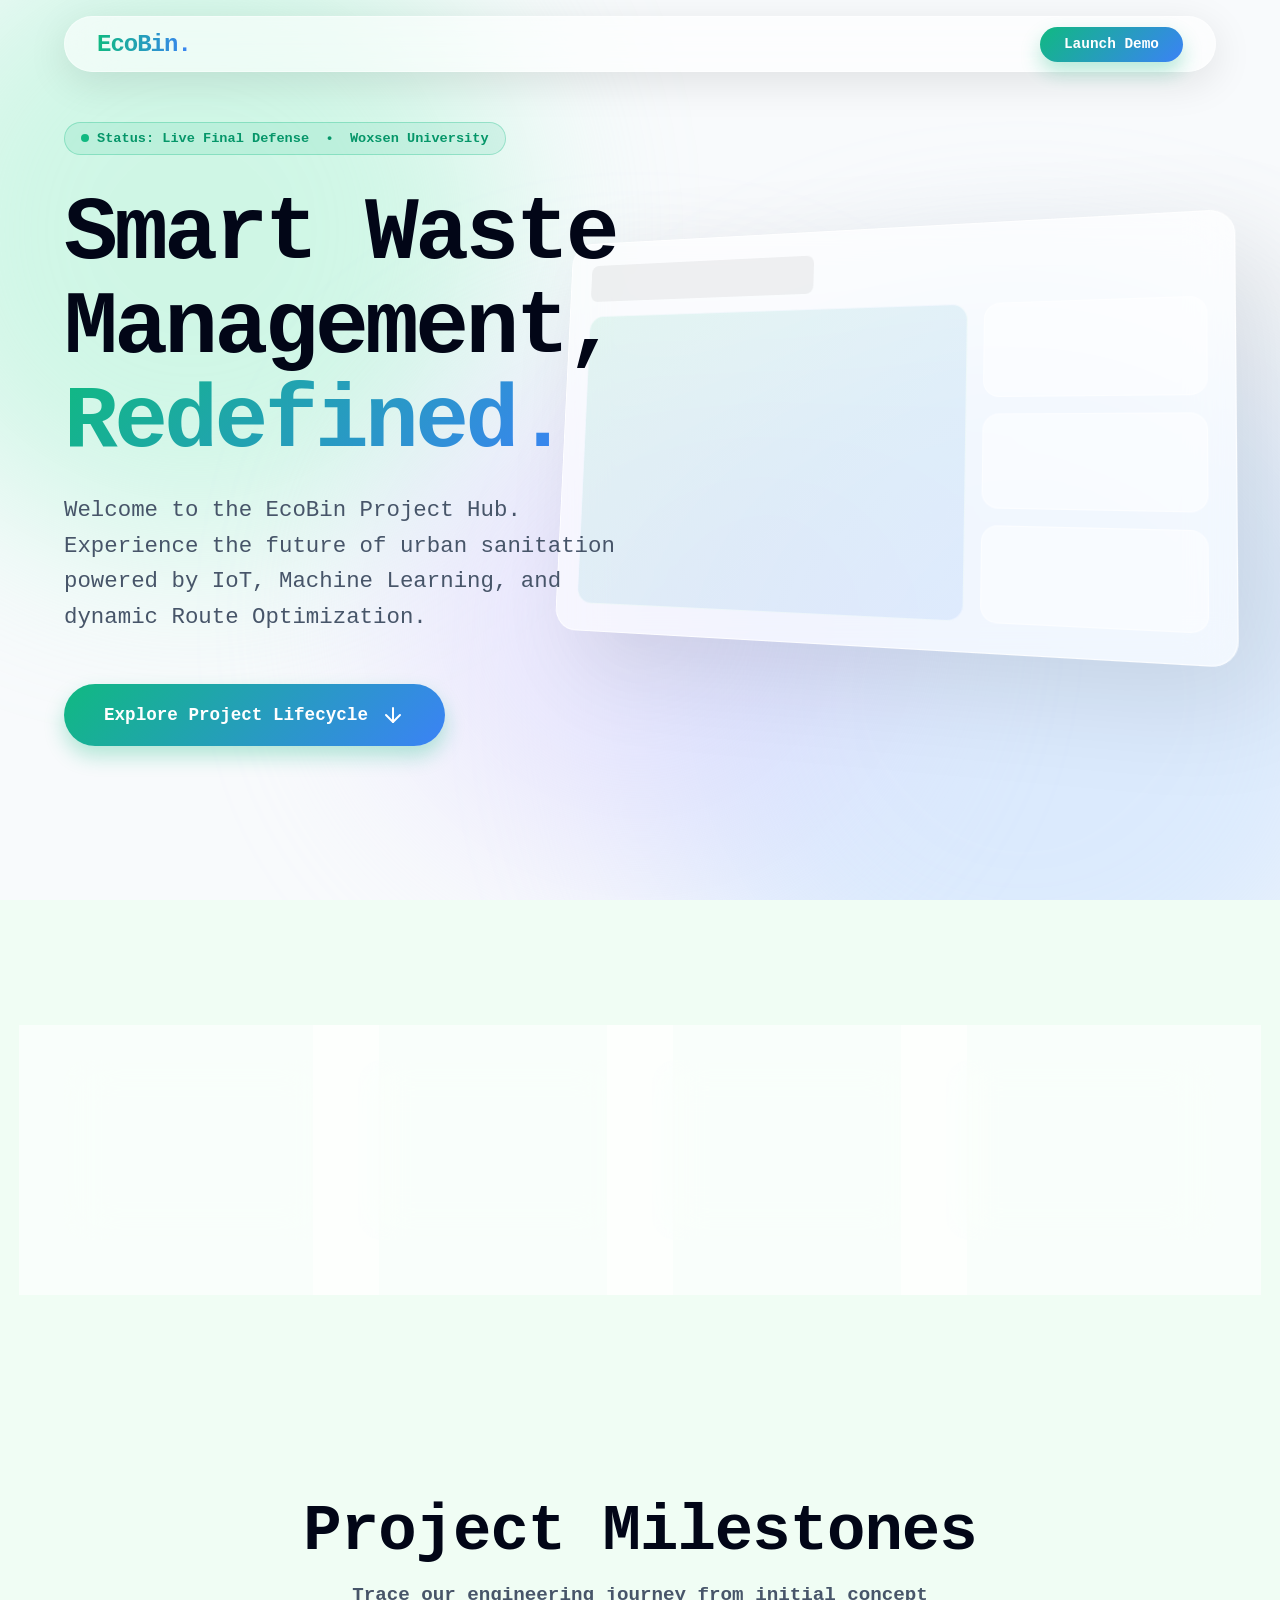
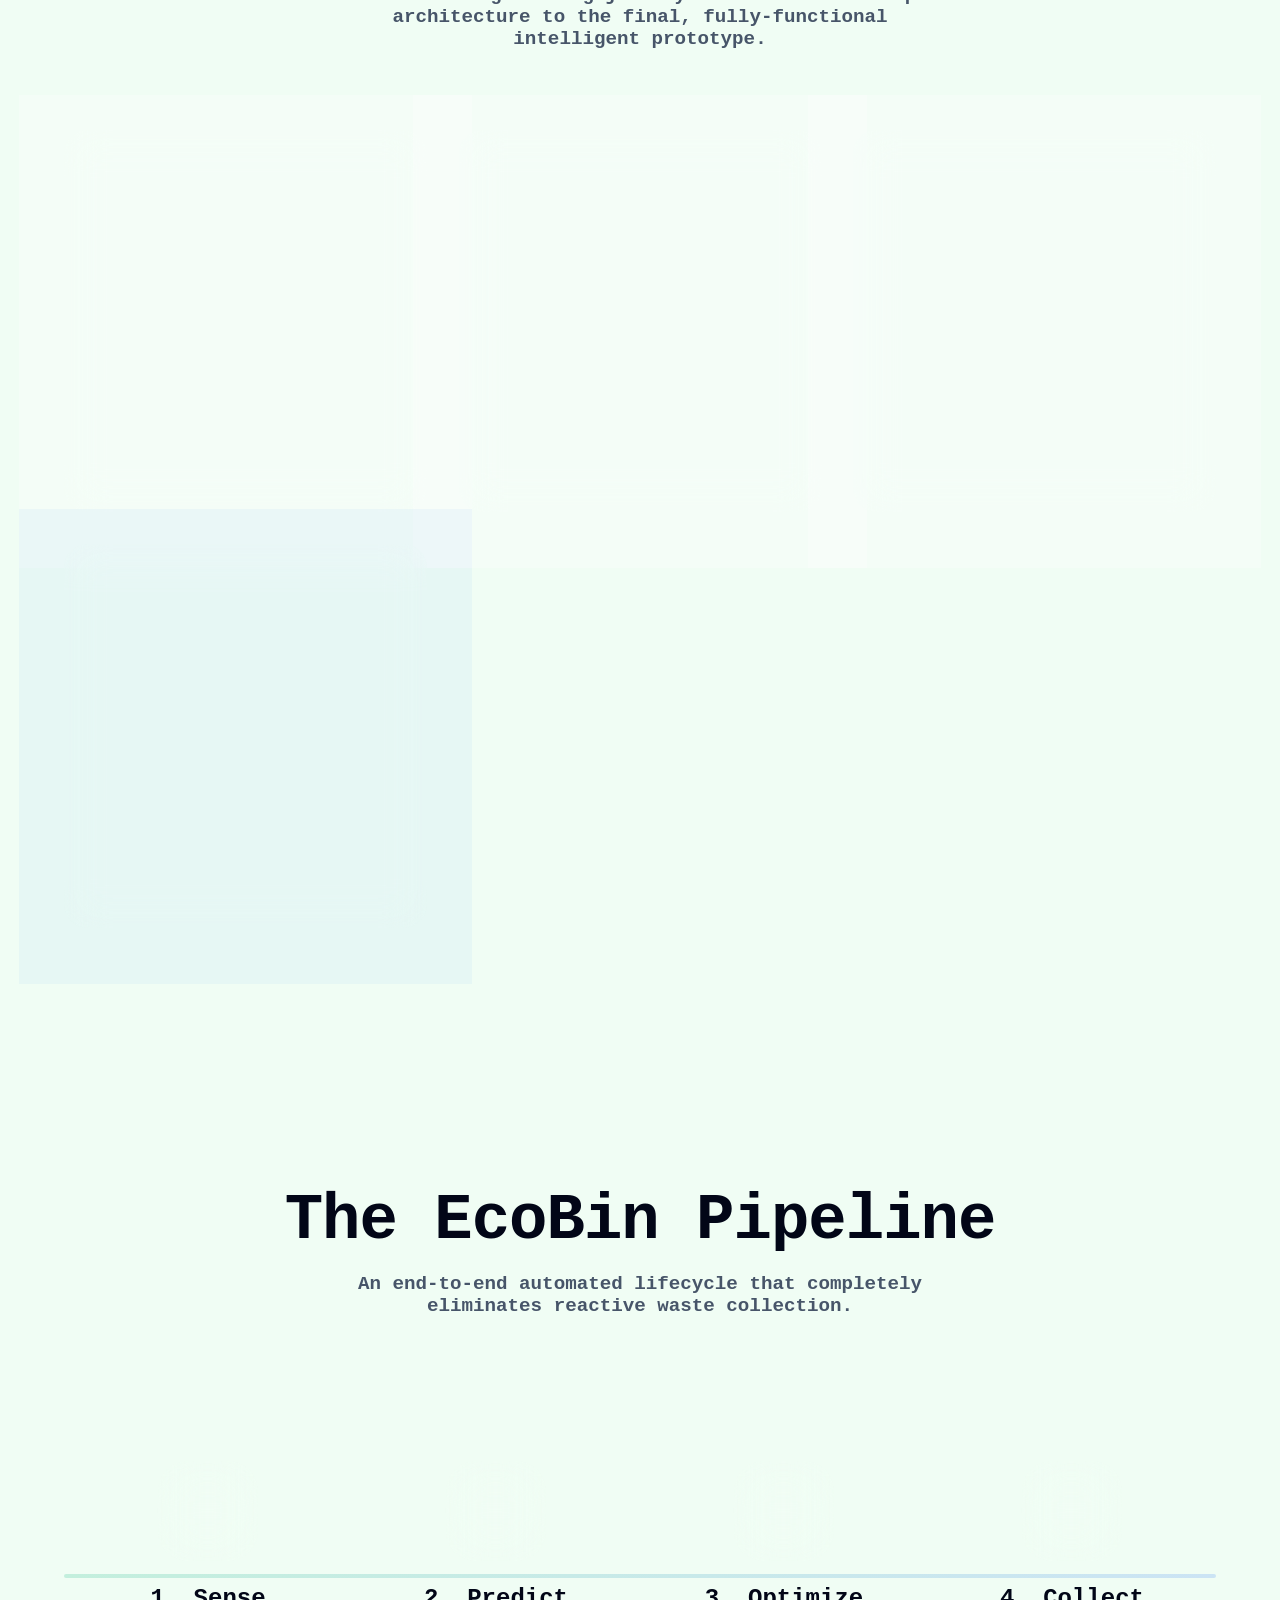
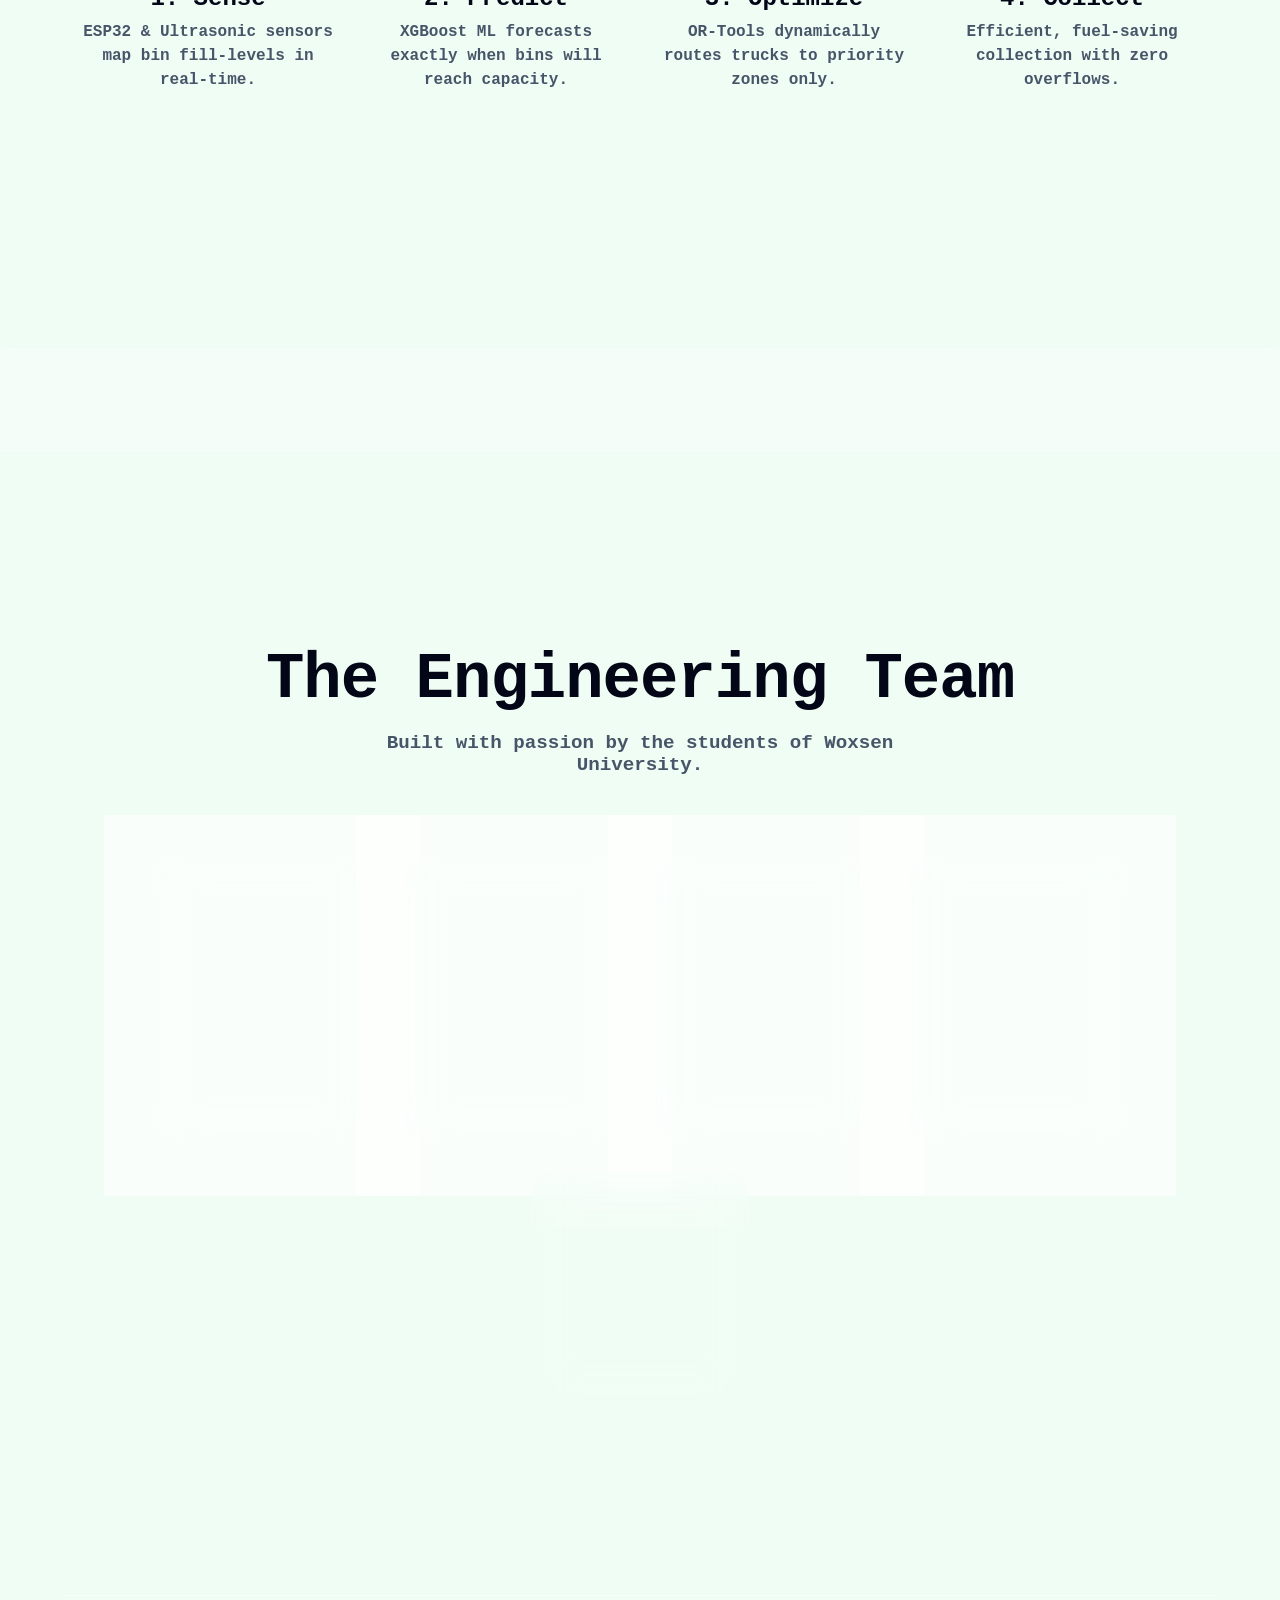
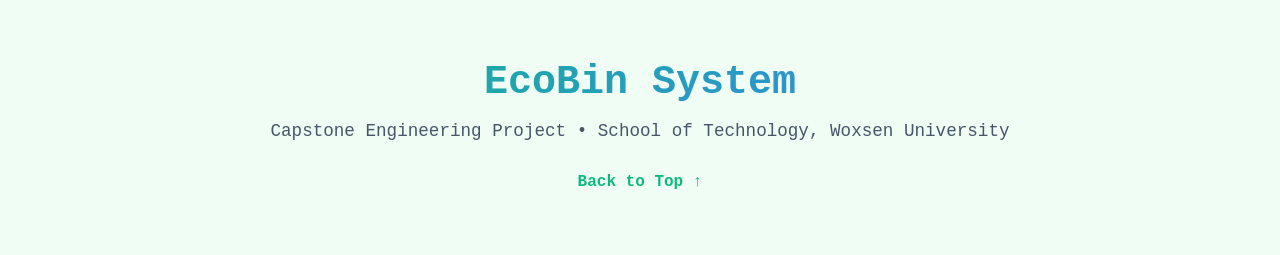
<file: index.html>
<!DOCTYPE html>
<html lang="en">

<head>
    <meta charset="UTF-8">
    <meta name="viewport" content="width=device-width, initial-scale=1.0, maximum-scale=1.0, user-scalable=no">
    <title>EcoBin - Next-Gen Smart Waste Management</title>
    <!-- Using Courier Bold as requested -->
    <style>
        :root {
            --bg-color: #f0fdf4;
            /* Very light green tint */
            --glass-bg: rgba(255, 255, 255, 0.6);
            --glass-border: rgba(255, 255, 255, 0.4);
            --text-main: #020617;
            --text-muted: #475569;
            --primary: #10b981;
            --primary-dark: #059669;
            --secondary: #3b82f6;
            --accent: #8b5cf6;
        }

        * {
            margin: 0;
            padding: 0;
            box-sizing: border-box;
            font-family: Georgia, 'Courier New', Courier, 'Times New Roman', Times, serif;
            font-weight: bold;
        }

        body {
            background-color: var(--bg-color);
            color: var(--text-main);
            overflow-x: hidden;
            -webkit-font-smoothing: antialiased;
        }

        /* Animated Mesh Background */
        .mesh-bg {
            position: fixed;
            top: 0;
            left: 0;
            width: 100vw;
            height: 100vh;
            z-index: -1;
            overflow: hidden;
            background: #f8fafc;
        }

        .mesh-blob {
            position: absolute;
            filter: blur(90px);
            border-radius: 50%;
            opacity: 0.5;
            animation: mesh-move 20s infinite alternate cubic-bezier(0.4, 0, 0.2, 1);
        }

        .mesh-1 {
            top: -10%;
            left: -10%;
            width: 50vw;
            height: 50vw;
            background: #a7f3d0;
        }

        .mesh-2 {
            bottom: -20%;
            right: -10%;
            width: 60vw;
            height: 60vw;
            background: #bfdbfe;
            animation-delay: -5s;
        }

        .mesh-3 {
            top: 40%;
            left: 30%;
            width: 40vw;
            height: 40vw;
            background: #ddd6fe;
            animation-delay: -10s;
        }

        @keyframes mesh-move {
            0% {
                transform: translate(0, 0) scale(1);
            }

            50% {
                transform: translate(10%, 20%) scale(1.2);
            }

            100% {
                transform: translate(-10%, -10%) scale(0.9);
            }
        }

        /* Glassmorphism Utilities */
        .glass {
            background: var(--glass-bg);
            backdrop-filter: blur(24px);
            -webkit-backdrop-filter: blur(24px);
            border: 1px solid var(--glass-border);
            box-shadow: 0 8px 32px rgba(0, 0, 0, 0.05);
        }

        .container {
            max-width: 1400px;
            margin: 0 auto;
            padding: 0 5%;
        }

        /* Floating Nav */
        nav {
            position: fixed;
            top: 2rem;
            left: 50%;
            transform: translateX(-50%);
            z-index: 100;
            border-radius: 100px;
            padding: 0.8rem 2rem;
            display: flex;
            gap: 2rem;
            align-items: center;
            justify-content: space-between;
            width: 90%;
            max-width: 1200px;
            transition: all 0.4s;
        }

        nav.scrolled {
            top: 1rem;
            padding: 0.6rem 2rem;
            box-shadow: 0 10px 40px rgba(0, 0, 0, 0.1);
        }

        .nav-logo {
            font-weight: 900;
            font-size: 1.5rem;
            letter-spacing: -1px;
            background: linear-gradient(90deg, var(--primary), var(--secondary));
            -webkit-background-clip: text;
            -webkit-text-fill-color: transparent;
        }

        .nav-links {
            display: flex;
            gap: 2rem;
            font-weight: 600;
            font-size: 0.95rem;
        }

        .nav-links a {
            color: var(--text-main);
            text-decoration: none;
            transition: color 0.3s;
        }

        .nav-links a:hover {
            color: var(--primary);
        }

        /* Hero Section */
        .hero {
            min-height: 100vh;
            display: flex;
            align-items: center;
            padding-top: 6rem;
            position: relative;
        }

        .hero-content {
            flex: 1;
            max-width: 700px;
            z-index: 2;
        }

        .hero-badge {
            display: inline-flex;
            align-items: center;
            gap: 0.5rem;
            padding: 0.5rem 1rem;
            border-radius: 100px;
            font-weight: 700;
            font-size: 0.85rem;
            color: var(--primary-dark);
            margin-bottom: 2rem;
            border: 1px solid rgba(16, 185, 129, 0.3);
            background: rgba(16, 185, 129, 0.1);
        }

        .hero-badge span {
            background: var(--primary);
            width: 8px;
            height: 8px;
            border-radius: 50%;
            animation: pulse 2s infinite;
        }

        @keyframes pulse {
            0% {
                box-shadow: 0 0 0 0 rgba(16, 185, 129, 0.7);
            }

            70% {
                box-shadow: 0 0 0 10px rgba(16, 185, 129, 0);
            }

            100% {
                box-shadow: 0 0 0 0 rgba(16, 185, 129, 0);
            }
        }

        .hero h1 {
            font-size: clamp(3.5rem, 7vw, 6.5rem);
            font-weight: 900;
            line-height: 1.05;
            letter-spacing: -0.04em;
            margin-bottom: 1.5rem;
        }

        .text-gradient {
            background: linear-gradient(135deg, var(--primary), var(--secondary));
            -webkit-background-clip: text;
            -webkit-text-fill-color: transparent;
        }

        .hero p {
            font-size: clamp(1.1rem, 2vw, 1.4rem);
            color: var(--text-muted);
            margin-bottom: 3rem;
            line-height: 1.6;
            font-weight: 400;
            max-width: 600px;
        }

        .btn-primary {
            background: linear-gradient(135deg, var(--primary), var(--secondary));
            color: white;
            border: none;
            padding: 1.2rem 2.5rem;
            border-radius: 100px;
            font-size: 1.1rem;
            font-weight: 700;
            cursor: pointer;
            box-shadow: 0 10px 20px rgba(16, 185, 129, 0.3);
            transition: all 0.3s;
            display: inline-flex;
            align-items: center;
            gap: 0.8rem;
            text-decoration: none;
        }

        .btn-primary:hover {
            transform: translateY(-3px);
            box-shadow: 0 15px 30px rgba(16, 185, 129, 0.4);
        }

        /* Floating Graphic */
        .hero-graphic {
            flex: 1;
            position: relative;
            height: 600px;
            display: none;
            z-index: 1;
        }

        @media(min-width: 900px) {
            .hero-graphic {
                display: block;
            }
        }

        .mock-dashboard {
            position: absolute;
            top: 50%;
            right: 0;
            transform: translateY(-50%) perspective(1000px) rotateY(-15deg) rotateX(5deg);
            width: 120%;
            height: 70%;
            border-radius: 24px;
            padding: 1.5rem;
            box-shadow: 30px 30px 100px rgba(0, 0, 0, 0.1);
            border: 1px solid rgba(255, 255, 255, 0.8);
            transform-style: preserve-3d;
            animation: float-mock 6s ease-in-out infinite alternate;
        }

        @keyframes float-mock {
            to {
                transform: translateY(-50%) perspective(1000px) rotateY(-10deg) rotateX(10deg) translateY(-20px);
            }
        }

        .mock-header {
            height: 40px;
            border-radius: 8px;
            background: rgba(0, 0, 0, 0.05);
            margin-bottom: 1rem;
            width: 40%;
        }

        .mock-grid {
            display: grid;
            grid-template-columns: 2fr 1fr;
            gap: 1rem;
            height: calc(100% - 60px);
        }

        .mock-chart {
            background: linear-gradient(135deg, rgba(16, 185, 129, 0.1), rgba(59, 130, 246, 0.1));
            border-radius: 16px;
            border: 1px solid rgba(255, 255, 255, 0.5);
        }

        .mock-side {
            display: flex;
            flex-direction: column;
            gap: 1rem;
        }

        .mock-box {
            flex: 1;
            background: rgba(255, 255, 255, 0.5);
            border-radius: 16px;
            border: 1px solid rgba(255, 255, 255, 0.5);
        }

        /* Reveal Animation Classes */
        .reveal {
            opacity: 0;
            transform: translateY(40px);
            transition: all 1s cubic-bezier(0.5, 0, 0, 1);
        }

        .reveal.active {
            opacity: 1;
            transform: translateY(0);
        }

        /* Sections General */
        section {
            padding: 8rem 0;
            position: relative;
        }

        .section-title {
            text-align: center;
            margin-bottom: 5rem;
        }

        .section-title h2 {
            font-size: clamp(2.5rem, 5vw, 4rem);
            font-weight: 800;
            letter-spacing: -1px;
            margin-bottom: 1rem;
        }

        .section-title p {
            font-size: 1.2rem;
            color: var(--text-muted);
            max-width: 600px;
            margin: 0 auto;
        }

        /* Grid Hover Glow Cards */
        .cards-grid {
            display: grid;
            grid-template-columns: repeat(auto-fit, minmax(320px, 1fr));
            gap: 2rem;
        }

        .glow-card {
            border-radius: 24px;
            padding: 3rem 2.5rem;
            position: relative;
            text-decoration: none;
            overflow: hidden;
            display: flex;
            flex-direction: column;
            z-index: 1;
            background: rgba(255, 255, 255, 0.3);
            backdrop-filter: blur(20px);
            border: 1px solid rgba(255, 255, 255, 0.6);
            box-shadow: 0 10px 30px rgba(0, 0, 0, 0.03);
            transition: transform 0.3s;
        }

        /* The glow effect via JS */
        .glow-card::before {
            content: "";
            position: absolute;
            top: var(--y, 0);
            left: var(--x, 0);
            width: 400px;
            height: 400px;
            background: radial-gradient(circle, rgba(16, 185, 129, 0.15) 0%, transparent 70%);
            transform: translate(-50%, -50%);
            opacity: 0;
            transition: opacity 0.3s;
            z-index: -1;
            pointer-events: none;
        }

        .glow-card:hover::before {
            opacity: 1;
        }

        .glow-card:hover {
            transform: translateY(-5px);
            border-color: rgba(255, 255, 255, 0.9);
        }

        .glow-card .card-badge {
            align-self: flex-start;
            background: var(--text-main);
            color: white;
            padding: 0.4rem 1rem;
            border-radius: 100px;
            font-weight: 700;
            font-size: 0.8rem;
            margin-bottom: 2rem;
        }

        .glow-card h3 {
            font-size: 2.2rem;
            font-weight: 800;
            color: var(--text-main);
            margin-bottom: 1rem;
            line-height: 1.1;
        }

        .glow-card .card-arrow {
            margin-top: auto;
            display: inline-flex;
            align-items: center;
            gap: 0.5rem;
            font-weight: 700;
            color: var(--primary);
            font-size: 1.1rem;
            padding-top: 2rem;
        }

        .glow-card:hover .card-arrow {
            gap: 1rem;
        }

        /* Metrics */
        .metrics-grid {
            display: grid;
            grid-template-columns: repeat(auto-fit, minmax(200px, 1fr));
            gap: 1.5rem;
            margin-top: 2rem;
        }

        .metric-box {
            padding: 3rem 2rem;
            text-align: center;
            border-radius: 24px;
            border-top: 1px solid white;
            border-left: 1px solid white;
            box-shadow: 0 10px 30px rgba(0, 0, 0, 0.05);
        }

        .metric-val {
            font-size: 3.5rem;
            font-weight: 900;
            background: linear-gradient(135deg, var(--primary), var(--secondary));
            -webkit-background-clip: text;
            -webkit-text-fill-color: transparent;
            line-height: 1;
            margin-bottom: 0.5rem;
        }

        .metric-label {
            font-size: 1rem;
            font-weight: 700;
            color: var(--text-muted);
            text-transform: uppercase;
            letter-spacing: 1.5px;
        }

        /* Infinite Marquee */
        .marquee-wrapper {
            overflow: hidden;
            width: 100vw;
            position: relative;
            left: 50%;
            right: 50%;
            margin-left: -50vw;
            margin-right: -50vw;
            padding: 2rem 0;
            background: rgba(255, 255, 255, 0.3);
            backdrop-filter: blur(10px);
            border-y: 1px solid rgba(255, 255, 255, 0.5);
        }

        .marquee {
            display: flex;
            width: max-content;
            animation: scroll 30s linear infinite;
            gap: 3rem;
            padding: 0 1.5rem;
        }

        .marquee:hover {
            animation-play-state: paused;
        }

        @keyframes scroll {
            0% {
                transform: translateX(0);
            }

            100% {
                transform: translateX(-50%);
            }
        }

        .tech-item {
            font-size: 1.5rem;
            font-weight: 800;
            color: var(--text-muted);
            display: flex;
            align-items: center;
            gap: 1rem;
            transition: 0.3s;
            cursor: default;
        }

        .tech-item:hover {
            color: var(--primary);
            transform: scale(1.1);
        }

        .tech-item span {
            font-size: 2rem;
        }

        /* Architecture Pathway */
        .pathway {
            display: flex;
            justify-content: space-between;
            position: relative;
            padding: 4rem 0;
        }

        .pathway::before {
            content: '';
            position: absolute;
            top: 50%;
            left: 0;
            width: 100%;
            height: 4px;
            background: linear-gradient(90deg, var(--primary), var(--secondary));
            transform: translateY(-50%);
            opacity: 0.2;
            z-index: -1;
            border-radius: 4px;
        }

        .path-node {
            text-align: center;
            flex: 1;
            position: relative;
            z-index: 1;
            padding: 0 1rem;
        }

        .node-icon {
            width: 100px;
            height: 100px;
            margin: 0 auto 1.5rem;
            border-radius: 30px;
            display: flex;
            align-items: center;
            justify-content: center;
            font-size: 3rem;
            border: 2px solid white;
            box-shadow: 0 20px 40px rgba(0, 0, 0, 0.08);
            transition: 0.4s;
        }

        .path-node:hover .node-icon {
            transform: translateY(-10px) rotate(5deg);
            background: white;
            border-color: var(--primary);
        }

        .node-title {
            font-size: 1.5rem;
            font-weight: 800;
            margin-bottom: 0.5rem;
        }

        .node-desc {
            font-size: 1rem;
            color: var(--text-muted);
            line-height: 1.5;
        }

        @media(max-width: 900px) {
            .pathway {
                flex-direction: column;
                gap: 3rem;
            }

            .pathway::before {
                width: 4px;
                height: 100%;
                top: 0;
                left: 50%;
                transform: translateX(-50%);
            }
        }

        /* Team */
        .team-grid {
            display: flex;
            flex-wrap: wrap;
            justify-content: center;
            gap: 2rem;
        }

        .team-box {
            width: 220px;
            text-align: center;
            padding: 2rem;
            border-radius: 24px;
            transition: 0.4s;
        }

        .team-box:hover {
            transform: translateY(-10px);
        }

        .avatar {
            width: 100px;
            height: 100px;
            border-radius: 30px;
            margin: 0 auto 1.5rem;
            background: linear-gradient(135deg, var(--primary), var(--secondary));
            display: flex;
            align-items: center;
            justify-content: center;
            font-size: 2.5rem;
            font-weight: 900;
            color: white;
            box-shadow: 0 15px 30px rgba(16, 185, 129, 0.3);
        }

        .team-box h4 {
            font-size: 1.2rem;
            font-weight: 800;
            margin-bottom: 0.3rem;
        }

        .team-box p {
            font-size: 0.85rem;
            font-weight: 700;
            color: var(--primary);
            text-transform: uppercase;
            letter-spacing: 1px;
        }

        /* Footer */
        footer {
            padding: 4rem 5%;
            text-align: center;
            border-top: 1px solid rgba(255, 255, 255, 0.5);
            margin-top: 4rem;
        }

        .footer-content h2 {
            font-size: 2.5rem;
            font-weight: 900;
            margin-bottom: 1rem;
            background: linear-gradient(135deg, var(--primary), var(--secondary));
            -webkit-background-clip: text;
            -webkit-text-fill-color: transparent;
        }

        .footer-content p {
            color: var(--text-muted);
            font-weight: 500;
            font-size: 1.1rem;
            margin-bottom: 2rem;
        }
    </style>
</head>

<body>

    <!-- Animated Mesh Background -->
    <div class="mesh-bg">
        <div class="mesh-blob mesh-1"></div>
        <div class="mesh-blob mesh-2"></div>
        <div class="mesh-blob mesh-3"></div>
    </div>

    <!-- Floating Nav -->
    <nav class="glass" id="navbar">
        <div class="nav-logo">EcoBin.</div>
        <div class="nav-links">
            <a href="#milestones" style="display: none;">Milestones</a>
        </div>
        <a href="simulation/index.html" class="btn-primary" style="padding: 0.6rem 1.5rem; font-size: 0.9rem;">Launch
            Demo</a>
    </nav>

    <div class="container">

        <!-- Hero Section -->
        <section class="hero">
            <div class="hero-content">
                <div class="hero-badge"><span></span> Status: Live Final Defense &nbsp;•&nbsp; Woxsen University</div>
                <h1>Smart Waste<br>Management, <span class="text-gradient">Redefined.</span></h1>
                <p>Welcome to the EcoBin Project Hub. Experience the future of urban sanitation powered by IoT, Machine
                    Learning, and dynamic Route Optimization.</p>

                <a href="#milestones" class="btn-primary">
                    Explore Project Lifecycle
                    <svg width="24" height="24" viewBox="0 0 24 24" fill="none" stroke="currentColor" stroke-width="2"
                        stroke-linecap="round" stroke-linejoin="round">
                        <line x1="12" y1="5" x2="12" y2="19"></line>
                        <polyline points="19 12 12 19 5 12"></polyline>
                    </svg>
                </a>
            </div>

            <div class="hero-graphic">
                <div class="mock-dashboard glass">
                    <div class="mock-header"></div>
                    <div class="mock-grid">
                        <div class="mock-chart"></div>
                        <div class="mock-side">
                            <div class="mock-box"></div>
                            <div class="mock-box"></div>
                            <div class="mock-box"></div>
                        </div>
                    </div>
                </div>
            </div>
        </section>

        <!-- Stats Section -->
        <section class="reveal">
            <div class="metrics-grid">
                <div class="metric-box glass">
                    <div class="metric-val">30%</div>
                    <div class="metric-label">Est. Fuel Savings</div>
                </div>
                <div class="metric-box glass">
                    <div class="metric-val">Zero</div>
                    <div class="metric-label">Overflow Incidents</div>
                </div>
                <div class="metric-box glass">
                    <div class="metric-val">95%</div>
                    <div class="metric-label">AI Accuracy</div>
                </div>
                <div class="metric-box glass">
                    <div class="metric-val">24/7</div>
                    <div class="metric-label">Active Monitoring</div>
                </div>
            </div>
        </section>

        <!-- Hub Milestones -->
        <section id="milestones" class="reveal">
            <div class="section-title">
                <h2>Project Milestones</h2>
                <p>Trace our engineering journey from initial concept architecture to the final, fully-functional
                    intelligent prototype.</p>
            </div>

            <div class="cards-grid">
                <a href="review-1/index.html" class="glow-card">
                    <div class="card-badge">Phase 01</div>
                    <h3>Project<br>Proposal</h3>
                    <p style="color: var(--text-muted); font-size: 1.1rem; line-height: 1.5;">Problem identification,
                        feasibility study, and conceptual framework.</p>
                    <div class="card-arrow">View Document &rarr;</div>
                </a>

                <a href="review-2/index.html" class="glow-card">
                    <div class="card-badge">Phase 02</div>
                    <h3>System<br>Architecture</h3>
                    <p style="color: var(--text-muted); font-size: 1.1rem; line-height: 1.5;">Hardware schematics,
                        database schemas, and API design.</p>
                    <div class="card-arrow">View Document &rarr;</div>
                </a>

                <a href="review-3/index.html" class="glow-card">
                    <div class="card-badge">Phase 03</div>
                    <h3>Final<br>Prototype</h3>
                    <p style="color: var(--text-muted); font-size: 1.1rem; line-height: 1.5;">Complete IoT integration,
                        XGBoost model, and Dashboard.</p>
                    <div class="card-arrow">View Presentation &rarr;</div>
                </a>

                <a href="simulation/index.html" class="glow-card"
                    style="border: 2px solid var(--secondary); background: rgba(59,130,246,0.05);">
                    <div class="card-badge" style="background: var(--secondary);">Live Demo</div>
                    <h3>Interactive<br>Simulation</h3>
                    <p style="color: var(--text-muted); font-size: 1.1rem; line-height: 1.5;">Experience the EcoBin
                        system in action via our web dashboard.</p>
                    <div class="card-arrow" style="color: var(--secondary);">Launch Dashboard &rarr;</div>
                </a>
            </div>
        </section>

        <!-- Architecture Pathway -->
        <section class="reveal">
            <div class="section-title">
                <h2>The EcoBin Pipeline</h2>
                <p>An end-to-end automated lifecycle that completely eliminates reactive waste collection.</p>
            </div>

            <div class="pathway">
                <div class="path-node">
                    <div class="node-icon glass">📡</div>
                    <div class="node-title">1. Sense</div>
                    <div class="node-desc">ESP32 & Ultrasonic sensors map bin fill-levels in real-time.</div>
                </div>
                <div class="path-node">
                    <div class="node-icon glass">🧠</div>
                    <div class="node-title">2. Predict</div>
                    <div class="node-desc">XGBoost ML forecasts exactly when bins will reach capacity.</div>
                </div>
                <div class="path-node">
                    <div class="node-icon glass">🗺️</div>
                    <div class="node-title">3. Optimize</div>
                    <div class="node-desc">OR-Tools dynamically routes trucks to priority zones only.</div>
                </div>
                <div class="path-node">
                    <div class="node-icon glass">🚛</div>
                    <div class="node-title">4. Collect</div>
                    <div class="node-desc">Efficient, fuel-saving collection with zero overflows.</div>
                </div>
            </div>
        </section>

        <!-- Tech Marquee -->
        <section class="reveal" style="padding: 4rem 0;">
            <div class="marquee-wrapper">
                <div class="marquee">
                    <!-- Set 1 -->
                    <div class="tech-item"><span>⚙️</span> ESP32 Microcontroller</div>
                    <div class="tech-item"><span>🌊</span> HC-SR04 Sensors</div>
                    <div class="tech-item"><span>🐍</span> Python FastAPI</div>
                    <div class="tech-item"><span>⚛️</span> React.js Dashboard</div>
                    <div class="tech-item"><span>🐘</span> PostgreSQL</div>
                    <div class="tech-item"><span>🤖</span> XGBoost ML</div>
                    <div class="tech-item"><span>📍</span> Google OR-Tools</div>
                    <!-- Set 2 (for seamless loop) -->
                    <div class="tech-item"><span>⚙️</span> ESP32 Microcontroller</div>
                    <div class="tech-item"><span>🌊</span> HC-SR04 Sensors</div>
                    <div class="tech-item"><span>🐍</span> Python FastAPI</div>
                    <div class="tech-item"><span>⚛️</span> React.js Dashboard</div>
                    <div class="tech-item"><span>🐘</span> PostgreSQL</div>
                    <div class="tech-item"><span>🤖</span> XGBoost ML</div>
                    <div class="tech-item"><span>📍</span> Google OR-Tools</div>
                </div>
            </div>
        </section>

        <!-- Meet the Team -->
        <section class="reveal">
            <div class="section-title">
                <h2>The Engineering Team</h2>
                <p>Built with passion by the students of Woxsen University.</p>
            </div>

            <div class="team-grid">
                <div class="team-box glass">
                    <div class="avatar">👑</div>
                    <h4>Jarugula Deepak</h4>
                    <p>Main Project Lead & Main-Developer</p>
                </div>
                <div class="team-box glass">
                    <div class="avatar">BE</div>
                    <h4>Bakka Eekshitha</h4>
                    <p>Co-Developer</p>
                </div>
                <div class="team-box glass">
                    <div class="avatar">CH</div>
                    <h4>Chadalavada Harsha</h4>
                    <p>Co-Developer</p>
                </div>
                <div class="team-box glass">
                    <div class="avatar">AA</div>
                    <h4>Amrutham Akshaya</h4>
                    <p>Co-Developer</p>
                </div>
                <div class="team-box glass">
                    <div class="avatar">LC</div>
                    <h4>Leena Chekuri</h4>
                    <p>Co-Developer</p>
                </div>
            </div>
        </section>

        <!-- Footer -->
        <footer>
            <div class="footer-content reveal">
                <h2>EcoBin System</h2>
                <p>Capstone Engineering Project • School of Technology, Woxsen University</p>
                <a href="#" style="color: var(--primary); text-decoration: none; font-weight: 700;">Back to Top
                    &uarr;</a>
            </div>
        </footer>

    </div>

    <!-- Interactions Script -->
    <script>
        // Sticky Navbar logic
        const navbar = document.getElementById('navbar');
        window.addEventListener('scroll', () => {
            if (window.scrollY > 50) {
                navbar.classList.add('scrolled');
            } else {
                navbar.classList.add('scrolled'); // Force styling for this design
            }
        });

        // Always scrolled for floating effect
        navbar.classList.add('scrolled');

        // Mouse glow effect on cards
        document.querySelectorAll('.glow-card').forEach(card => {
            card.addEventListener('mousemove', e => {
                const rect = card.getBoundingClientRect();
                const x = e.clientX - rect.left;
                const y = e.clientY - rect.top;
                card.style.setProperty('--x', `${x}px`);
                card.style.setProperty('--y', `${y}px`);
            });
        });

        // Scroll Reveal Animation via Intersection Observer
        const revealElements = document.querySelectorAll('.reveal');
        const revealObserver = new IntersectionObserver((entries, observer) => {
            entries.forEach(entry => {
                if (entry.isIntersecting) {
                    entry.target.classList.add('active');
                    observer.unobserve(entry.target);
                }
            });
        }, { threshold: 0.1, rootMargin: "0px 0px -50px 0px" });

        revealElements.forEach(el => revealObserver.observe(el));
    </script>
</body>

</html>
</file>
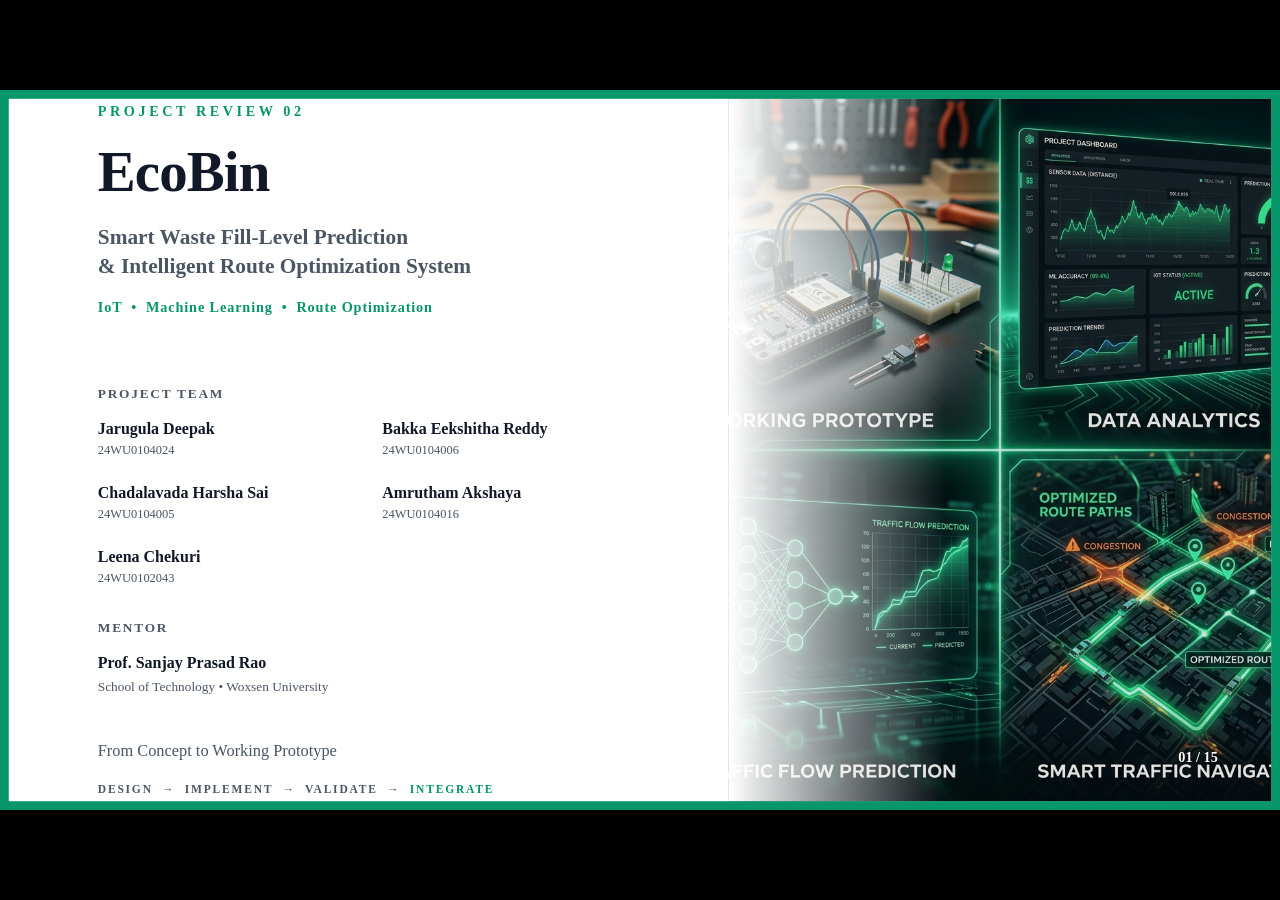
<file: review-2/index.html>
<!DOCTYPE html>
<html lang="en">

<head>
    <meta charset="UTF-8">
    <meta name="viewport" content="width=device-width, initial-scale=1.0">
    <title>EcoBin - Review 2 Presentation</title>
    <link rel="stylesheet" href="style.css">
    <style>
        .progress-bar-container {
            width: 100%;
            background-color: var(--surface-2);
            border-radius: 8px;
            margin: 10px 0 20px 0;
            overflow: hidden;
            height: 24px;
        }
        .progress-bar-fill {
            height: 100%;
            background-color: var(--primary-accent);
            display: flex;
            align-items: center;
            padding-left: 10px;
            color: #fff;
            font-size: 14px;
            font-weight: bold;
        }
        .status-badge {
            display: inline-block;
            padding: 4px 10px;
            border-radius: 20px;
            font-size: 14px;
            font-weight: bold;
            margin-top: 10px;
        }
        .status-completed { background-color: rgba(5, 150, 105, 0.2); color: #10b981; }
        .status-inprogress { background-color: rgba(245, 158, 11, 0.2); color: #f59e0b; }
        .status-pending { background-color: rgba(107, 114, 128, 0.2); color: #9ca3af; }
        .flowchart {
            display: flex;
            flex-direction: column;
            align-items: center;
            gap: 15px;
        }
        .flow-box {
            background: var(--surface-1);
            border: 1px solid var(--border-color);
            padding: 15px 30px;
            border-radius: 8px;
            font-weight: bold;
            font-size: 20px;
            width: 300px;
            text-align: center;
        }
        .flow-arrow {
            color: var(--primary-accent);
            font-size: 24px;
        }
        .db-table {
            background: var(--surface-1);
            border: 1px solid var(--border-color);
            border-radius: 10px;
            padding: 20px;
            margin-bottom: 20px;
        }
        .db-title {
            color: var(--primary-accent);
            font-weight: bold;
            margin-bottom: 15px;
            font-size: 22px;
            border-bottom: 1px solid var(--border-color);
            padding-bottom: 10px;
        }
        .db-field {
            display: flex;
            justify-content: space-between;
            margin-bottom: 10px;
            font-size: 18px;
        }
        .db-type { color: #9ca3af; font-family: monospace; }
        .folder-structure {
            font-family: monospace;
            font-size: 20px;
            line-height: 1.8;
            background: var(--surface-1);
            padding: 30px;
            border-radius: 10px;
            border: 1px solid var(--border-color);
        }
        .folder { color: var(--primary-accent); font-weight: bold; }
        .file { color: var(--text-secondary); }
    </style>
</head>

<body>
    <div class="presentation-container">

        <!-- Slide 1: Title -->
        <div class="slide active no-padding">
            <div class="layout-split-hero">
                <div class="hero-left-panel">
                    <p class="hero-review-label">PROJECT REVIEW 02</p>
                    <h1 class="hero-title-main">EcoBin</h1>
                    <p class="hero-subtitle">Smart Waste Fill-Level Prediction<br>& Intelligent Route Optimization
                        System</p>
                    <p class="hero-domain">IoT &nbsp;&bull;&nbsp; Machine Learning &nbsp;&bull;&nbsp; Route Optimization
                    </p>

                    <div class="hero-divider"></div>

                    <p class="hero-section-title">PROJECT TEAM</p>
                    <div class="team-grid-2x2">
                        <div>
                            <p class="team-member-name">Jarugula Deepak</p>
                            <p class="team-member-id">24WU0104024</p>
                        </div>
                        <div>
                            <p class="team-member-name">Bakka Eekshitha Reddy</p>
                            <p class="team-member-id">24WU0104006</p>
                        </div>
                        <div>
                            <p class="team-member-name">Chadalavada Harsha Sai</p>
                            <p class="team-member-id">24WU0104005</p>
                        </div>
                        <div>
                            <p class="team-member-name">Amrutham Akshaya</p>
                            <p class="team-member-id">24WU0104016</p>
                        </div>
                        <div>
                            <p class="team-member-name">Leena Chekuri</p>
                            <p class="team-member-id">24WU0102043</p>
                        </div>
                    </div>

                    <p class="hero-section-title">MENTOR</p>
                    <p class="mentor-name">Prof. Sanjay Prasad Rao</p>
                    <p class="mentor-desc">School of Technology &bull; Woxsen University</p>

                    <div class="hero-divider"></div>

                    <p style="margin-top: 10px; margin-bottom: 25px; color: var(--text-secondary); font-size: 1.15em; font-weight: 500;">From Concept to Working Prototype</p>

                    <div class="hero-footer">
                        DESIGN &nbsp;&rarr;&nbsp; IMPLEMENT &nbsp;&rarr;&nbsp; VALIDATE
                        &nbsp;&rarr;&nbsp; <span class="accent">INTEGRATE</span>
                    </div>
                </div>
                <div class="image-panel">
                    <img src="../shared/assets/implementation-collage.png"
                        alt="Implementation Collage">
                    <div class="image-overlay"></div>
                    <div class="image-gradient"></div>
                    <div class="slide-number">01 / 15</div>
                </div>
            </div>
        </div>

        <!-- Slide 2: Project Progress Since Review 01 -->
        <div class="slide">
            <div class="top-tab"></div>
            <div class="slide-content" style="padding: 2.5% 5%;">
                <div style="text-align: center; margin-bottom: 15px;">
                    <h2 class="slide-title" style="font-size: 34px; margin-bottom: 5px;">Project Progress Since Review 01</h2>
                    <p style="color: var(--primary-accent); font-size: 18px; font-weight: 500;">From Conceptual Design to System Development</p>
                </div>
                
                <div style="display: grid; grid-template-columns: 1fr 1fr; gap: 20px; margin-bottom: 15px;">
                    <div class="card-box" style="padding: 15px 20px; margin-bottom: 0;">
                        <h4 class="accent-text" style="font-size: 18px; margin-bottom: 10px; text-align: center;">Review 1 Achievements</h4>
                        <ul style="list-style: none; padding: 0; margin: 0; font-size: 15px; line-height: 1.6;">
                            <li style="margin-bottom: 6px; color: var(--text-secondary);"><span style="color: var(--primary-accent); margin-right: 8px;">✓</span> Problem Analysis</li>
                            <li style="margin-bottom: 6px; color: var(--text-secondary);"><span style="color: var(--primary-accent); margin-right: 8px;">✓</span> Literature Review</li>
                            <li style="margin-bottom: 6px; color: var(--text-secondary);"><span style="color: var(--primary-accent); margin-right: 8px;">✓</span> Architecture</li>
                            <li style="margin-bottom: 6px; color: var(--text-secondary);"><span style="color: var(--primary-accent); margin-right: 8px;">✓</span> Tech Stack</li>
                            <li style="margin-bottom: 6px; color: var(--text-secondary);"><span style="color: var(--primary-accent); margin-right: 8px;">✓</span> Methodology</li>
                            <li style="margin-bottom: 6px; color: var(--text-secondary);"><span style="color: var(--primary-accent); margin-right: 8px;">✓</span> Simulation</li>
                            <li style="margin-bottom: 6px; color: var(--text-secondary);"><span style="color: var(--primary-accent); margin-right: 8px;">✓</span> GitHub</li>
                        </ul>
                    </div>
                    <div class="card-box" style="padding: 15px 20px; margin-bottom: 0; border-color: var(--primary-accent);">
                        <h4 class="accent-text" style="font-size: 18px; margin-bottom: 10px; text-align: center;">Current Progress</h4>
                        <ul style="list-style: none; padding: 0; margin: 0; font-size: 15px; line-height: 1.6;">
                            <li style="margin-bottom: 6px; color: var(--text-secondary);"><span style="color: var(--primary-accent); margin-right: 8px;">✓</span> Repository</li>
                            <li style="margin-bottom: 6px; color: var(--text-secondary);"><span style="color: var(--primary-accent); margin-right: 8px;">✓</span> Frontend</li>
                            <li style="margin-bottom: 6px; color: var(--text-secondary);"><span style="color: var(--primary-accent); margin-right: 8px;">✓</span> Backend</li>
                            <li style="margin-bottom: 6px; color: var(--text-secondary);"><span style="color: var(--primary-accent); margin-right: 8px;">✓</span> Database</li>
                            <li style="margin-bottom: 6px; color: var(--text-secondary);"><span style="color: var(--primary-accent); margin-right: 8px;">✓</span> ML Pipeline</li>
                            <li style="margin-bottom: 6px; color: var(--text-secondary);"><span style="color: var(--primary-accent); margin-right: 8px;">✓</span> Dashboard</li>
                            <li style="margin-bottom: 6px; color: var(--text-secondary);"><span style="color: var(--primary-accent); margin-right: 8px;">✓</span> Integration</li>
                            <li style="margin-bottom: 6px; color: var(--text-secondary);"><span style="margin-right: 8px;">🚧</span> Hardware</li>
                            <li style="margin-bottom: 6px; color: var(--text-secondary);"><span style="margin-right: 8px;">🚧</span> Model Training</li>
                        </ul>
                    </div>
                </div>

                <div style="margin-bottom: 15px; text-align: center;">
                    <div class="flowchart" style="flex-direction: row; flex-wrap: wrap; justify-content: center; gap: 10px; font-size: 14px;">
                        <div class="flow-box" style="padding: 6px 12px; width: auto; font-size: 15px; margin-top: 0;">Planning</div>
                        <div class="flow-arrow" style="font-size: 18px;">&rarr;</div>
                        <div class="flow-box" style="padding: 6px 12px; width: auto; font-size: 15px; margin-top: 0; border-color: var(--primary-accent);">Development</div>
                        <div class="flow-arrow" style="font-size: 18px;">&rarr;</div>
                        <div class="flow-box" style="padding: 6px 12px; width: auto; font-size: 15px; margin-top: 0; border-color: var(--primary-accent);">Integration</div>
                        <div class="flow-arrow" style="font-size: 18px;">&rarr;</div>
                        <div class="flow-box" style="padding: 6px 12px; width: auto; font-size: 15px; margin-top: 0;">Testing</div>
                        <div class="flow-arrow" style="font-size: 18px;">&rarr;</div>
                        <div class="flow-box" style="padding: 6px 12px; width: auto; font-size: 15px; margin-top: 0;">Deployment</div>
                    </div>
                </div>

                <div style="margin-bottom: 15px; text-align: center;">
                    <div class="flowchart" style="flex-direction: row; justify-content: center; gap: 15px; font-size: 14px;">
                        <div style="text-align: center;">
                            <div style="color: var(--text-secondary); font-weight: bold; margin-bottom: 3px;">Review 01</div>
                            <div class="flow-box" style="padding: 6px 12px; width: auto; font-size: 14px; font-weight: normal; margin-top: 0;">Planning &amp; Design</div>
                        </div>
                        <div class="flow-arrow" style="font-size: 20px; align-self: flex-end; margin-bottom: 6px;">&rarr;</div>
                        <div style="text-align: center;">
                            <div style="color: var(--primary-accent); font-weight: bold; margin-bottom: 3px;">Review 02</div>
                            <div class="flow-box" style="padding: 6px 12px; width: auto; font-size: 14px; font-weight: normal; border-color: var(--primary-accent); background: rgba(5, 150, 105, 0.1); margin-top: 0;">Implementation &amp; Integration</div>
                        </div>
                        <div class="flow-arrow" style="font-size: 20px; align-self: flex-end; margin-bottom: 6px;">&rarr;</div>
                        <div style="text-align: center;">
                            <div style="color: var(--text-secondary); font-weight: bold; margin-bottom: 3px;">Review 03</div>
                            <div class="flow-box" style="padding: 6px 12px; width: auto; font-size: 14px; font-weight: normal; margin-top: 0;">Testing &amp; Evaluation</div>
                        </div>
                    </div>
                </div>

                <div class="card-box" style="padding: 12px 20px; margin-bottom: 0; background: rgba(5, 150, 105, 0.05); border-left: 4px solid var(--primary-accent);">
                    <h4 class="accent-text" style="font-size: 15px; margin-bottom: 6px;">CURRENT MILESTONE</h4>
                    <p style="font-size: 15px; line-height: 1.4; color: var(--text-secondary);">The project has successfully transitioned from conceptual design to implementation. The focus of Review 02 is developing and integrating the core modules of EcoBin, including IoT sensing, machine learning, backend services, and route optimization.</p>
                </div>
            </div>
            <div class="slide-number">02 / 15</div>
        </div>

        <!-- Slide 3: System Architecture & Module Design -->
        <div class="slide">
            <div class="top-tab-right"></div>
            <div class="slide-content" style="padding: 1% 4%;">
                <div style="text-align: center; margin-bottom: 5px;">
                    <h2 class="slide-title" style="font-size: 32px; margin-bottom: 2px;">System Architecture &amp; Module Design</h2>
                    <p style="color: var(--primary-accent); font-size: 16px; font-weight: 500;">Implementation Architecture of the EcoBin Smart Waste Management System</p>
                </div>
                
                <div style="display: grid; grid-template-columns: 22% 56% 22%; gap: 15px; margin-bottom: 8px; align-items: stretch;">
                    
                    <!-- Left Column: Core Modules -->
                    <div class="card-box" style="padding: 10px; margin-bottom: 0;">
                        <h4 class="accent-text" style="font-size: 14px; margin-bottom: 10px; text-align: center; border-bottom: 1px solid var(--border-color); padding-bottom: 8px;">Core Modules</h4>
                        <table style="width: 100%; font-size: 13px; border-collapse: separate; border-spacing: 0 6px;">
                            <tr><td style="color: var(--text-secondary); font-weight: 500;">IoT Hardware</td><td style="text-align: right;"><span style="background: rgba(5, 150, 105, 0.15); color: #059669; padding: 2px 6px; border-radius: 4px; font-weight: bold; font-size: 11px; white-space: nowrap;">✅ Designed</span></td></tr>
                            <tr><td style="color: var(--text-secondary); font-weight: 500;">Backend API</td><td style="text-align: right;"><span style="background: rgba(245, 158, 11, 0.15); color: #d97706; padding: 2px 6px; border-radius: 4px; font-weight: bold; font-size: 11px; white-space: nowrap;">🚧 Development</span></td></tr>
                            <tr><td style="color: var(--text-secondary); font-weight: 500;">Database</td><td style="text-align: right;"><span style="background: rgba(5, 150, 105, 0.15); color: #059669; padding: 2px 6px; border-radius: 4px; font-weight: bold; font-size: 11px; white-space: nowrap;">✅ Designed</span></td></tr>
                            <tr><td style="color: var(--text-secondary); font-weight: 500;">ML Pipeline</td><td style="text-align: right;"><span style="background: rgba(245, 158, 11, 0.15); color: #d97706; padding: 2px 6px; border-radius: 4px; font-weight: bold; font-size: 11px; white-space: nowrap;">🚧 Development</span></td></tr>
                            <tr><td style="color: var(--text-secondary); font-weight: 500;">Route Opt.</td><td style="text-align: right;"><span style="background: rgba(245, 158, 11, 0.15); color: #d97706; padding: 2px 6px; border-radius: 4px; font-weight: bold; font-size: 11px; white-space: nowrap;">🚧 Development</span></td></tr>
                            <tr><td style="color: var(--text-secondary); font-weight: 500;">Dashboard</td><td style="text-align: right;"><span style="background: rgba(245, 158, 11, 0.15); color: #d97706; padding: 2px 6px; border-radius: 4px; font-weight: bold; font-size: 11px; white-space: nowrap;">🚧 Development</span></td></tr>
                        </table>
                    </div>

                    <!-- Center Column: SYSTEM ARCHITECTURE -->
                    <div class="card-box" style="padding: 10px; margin-bottom: 0; display: flex; flex-direction: column; align-items: center; border-color: var(--primary-accent); background: rgba(5, 150, 105, 0.02);">
                        <h4 class="accent-text" style="font-size: 14px; margin-bottom: 5px; text-align: center; border-bottom: 1px solid var(--border-color); padding-bottom: 8px; width: 100%;">SYSTEM ARCHITECTURE</h4>
                        
                        <div class="flowchart" style="width: 100%; font-size: 12px; gap: 2px;">
                            <div class="flow-box" style="padding: 4px 10px; width: 220px; font-size: 13px; margin-top: 0; background: var(--slide-bg);">
                                <strong style="color: var(--primary-accent);">SMART BIN</strong><br><span style="font-size: 11px; font-weight: normal; color: var(--text-secondary);">ESP32 + Ultrasonic Sensor</span>
                            </div>
                            <div class="flow-arrow" style="font-size: 12px; line-height: 1;">&darr;</div>
                            <div class="flow-box" style="padding: 4px 10px; width: 220px; font-size: 13px; margin-top: 0; background: var(--slide-bg);">
                                <strong>IoT Data Collection</strong>
                            </div>
                            <div class="flow-arrow" style="font-size: 12px; line-height: 1;">&darr;</div>
                            <div class="flow-box" style="padding: 4px 10px; width: 220px; font-size: 13px; margin-top: 0; background: var(--slide-bg);">
                                <strong>Backend API</strong><br><span style="font-size: 11px; font-weight: normal; color: var(--text-secondary);">FastAPI</span>
                            </div>
                            
                            <!-- Branching SVG -->
                            <svg width="370" height="12" viewBox="0 0 370 12" style="display: block; margin: 1px 0;">
                                <line x1="185" y1="0" x2="185" y2="12" stroke="var(--primary-accent)" stroke-width="2" />
                                <line x1="55" y1="5" x2="315" y2="5" stroke="var(--primary-accent)" stroke-width="2" />
                                <line x1="55" y1="5" x2="55" y2="12" stroke="var(--primary-accent)" stroke-width="2" />
                                <line x1="315" y1="5" x2="315" y2="12" stroke="var(--primary-accent)" stroke-width="2" />
                                <polygon points="51,8 59,8 55,12" fill="var(--primary-accent)" />
                                <polygon points="181,8 189,8 185,12" fill="var(--primary-accent)" />
                                <polygon points="311,8 319,8 315,12" fill="var(--primary-accent)" />
                            </svg>
                            
                            <div style="display: flex; gap: 15px; justify-content: center; width: 100%;">
                                <div class="flow-box" style="padding: 4px 5px; width: 110px; font-size: 12px; margin-top: 0; background: var(--slide-bg);">
                                    <strong>Database</strong><br><span style="font-size: 10px; font-weight: normal; color: var(--text-secondary);">PostgreSQL</span>
                                </div>
                                <div class="flow-box" style="padding: 4px 5px; width: 110px; font-size: 12px; margin-top: 0; background: var(--slide-bg);">
                                    <strong>ML Prediction</strong><br><span style="font-size: 10px; font-weight: normal; color: var(--text-secondary);">XGBoost</span>
                                </div>
                                <div class="flow-box" style="padding: 4px 5px; width: 110px; font-size: 12px; margin-top: 0; background: var(--slide-bg);">
                                    <strong>Priority Engine</strong><br><span style="font-size: 10px; font-weight: normal; color: var(--text-secondary);">Risk Analysis</span>
                                </div>
                            </div>
                            
                            <!-- Merging SVG -->
                            <svg width="370" height="12" viewBox="0 0 370 12" style="display: block; margin: 1px 0;">
                                <line x1="185" y1="0" x2="185" y2="12" stroke="var(--primary-accent)" stroke-width="2" />
                                <line x1="55" y1="7" x2="315" y2="7" stroke="var(--primary-accent)" stroke-width="2" />
                                <line x1="55" y1="0" x2="55" y2="7" stroke="var(--primary-accent)" stroke-width="2" />
                                <line x1="315" y1="0" x2="315" y2="7" stroke="var(--primary-accent)" stroke-width="2" />
                                <polygon points="181,8 189,8 185,12" fill="var(--primary-accent)" />
                            </svg>
                            
                            <div class="flow-box" style="padding: 4px 10px; width: 220px; font-size: 13px; margin-top: 0; background: var(--slide-bg);">
                                <strong>Route Optimization</strong><br><span style="font-size: 11px; font-weight: normal; color: var(--text-secondary);">Google OR-Tools - CVRP</span>
                            </div>
                            <div class="flow-arrow" style="font-size: 12px; line-height: 1;">&darr;</div>
                            <div class="flow-box" style="padding: 4px 10px; width: 220px; font-size: 13px; margin-top: 0; background: var(--slide-bg);">
                                <strong>React Dashboard &amp; Map</strong>
                            </div>
                            <div class="flow-arrow" style="font-size: 12px; line-height: 1;">&darr;</div>
                            <div class="flow-box" style="padding: 4px 10px; width: 220px; font-size: 13px; margin-top: 0; border-color: var(--primary-accent); background: var(--slide-bg);">
                                <strong style="color: var(--primary-accent);">Collection Vehicle Routes</strong>
                            </div>
                        </div>
                    </div>

                    <!-- Right Column: Technologies -->
                    <div class="card-box" style="padding: 10px; margin-bottom: 0;">
                        <h4 class="accent-text" style="font-size: 14px; margin-bottom: 10px; text-align: center; border-bottom: 1px solid var(--border-color); padding-bottom: 8px;">Technologies</h4>
                        <div style="font-size: 13px; line-height: 1.4;">
                            <div style="margin-bottom: 6px;">
                                <strong style="color: var(--text-primary);">IoT Layer</strong><br>
                                <span style="color: var(--text-secondary);">ESP32, Ultrasonic Sensor</span>
                            </div>
                            <div style="margin-bottom: 6px;">
                                <strong style="color: var(--text-primary);">Backend</strong><br>
                                <span style="color: var(--text-secondary);">FastAPI, Python</span>
                            </div>
                            <div style="margin-bottom: 6px;">
                                <strong style="color: var(--text-primary);">Database</strong><br>
                                <span style="color: var(--text-secondary);">PostgreSQL, SQLAlchemy</span>
                            </div>
                            <div style="margin-bottom: 6px;">
                                <strong style="color: var(--text-primary);">Machine Learning</strong><br>
                                <span style="color: var(--text-secondary);">Pandas, Scikit-learn, XGBoost</span>
                            </div>
                            <div style="margin-bottom: 6px;">
                                <strong style="color: var(--text-primary);">Optimization</strong><br>
                                <span style="color: var(--text-secondary);">Google OR-Tools</span>
                            </div>
                            <div>
                                <strong style="color: var(--text-primary);">Frontend</strong><br>
                                <span style="color: var(--text-secondary);">React, TypeScript, Leaflet</span>
                            </div>
                        </div>
                    </div>
                </div>

                <div class="card-box" style="padding: 10px 20px; margin-bottom: 0; background: rgba(5, 150, 105, 0.05); border-left: 4px solid var(--primary-accent);">
                    <h4 class="accent-text" style="font-size: 14px; margin-bottom: 4px;">Implementation Strategy</h4>
                    <p style="font-size: 14px; line-height: 1.4; color: var(--text-secondary);">EcoBin follows a modular architecture where each component performs a specific function. Sensor data collected from IoT devices is processed through the backend, stored in the database, analyzed using machine learning, prioritized based on overflow risk, optimized using CVRP, and finally visualized through an interactive dashboard.</p>
                </div>
            </div>
            <div class="slide-number">03 / 15</div>
        </div>

        <!-- Slide 4: Complete System Workflow -->
        <div class="slide">
            <div class="top-tab"></div>
            <div class="slide-content" style="padding: 1% 4%;">
                <div style="text-align: center; margin-bottom: 5px;">
                    <h2 class="slide-title" style="font-size: 32px; margin-bottom: 2px;">Complete System Workflow</h2>
                    <p style="color: var(--primary-accent); font-size: 16px; font-weight: 500;">End-to-End Data Flow of the EcoBin Smart Waste Management System</p>
                </div>
                
                <div style="display: grid; grid-template-columns: 22% 56% 22%; gap: 15px; margin-bottom: 8px; align-items: stretch;">
                    
                    <!-- Left Column: Input Data -->
                    <div class="card-box" style="padding: 10px; margin-bottom: 0;">
                        <h4 class="accent-text" style="font-size: 14px; margin-bottom: 15px; text-align: center; border-bottom: 1px solid var(--border-color); padding-bottom: 8px;">INPUT DATA</h4>
                        <ul style="list-style: none; padding: 0; margin: 0; font-size: 14px; line-height: 1.8;">
                            <li style="margin-bottom: 10px; color: var(--text-secondary);"><span style="color: var(--primary-accent); margin-right: 8px;">•</span> Bin ID</li>
                            <li style="margin-bottom: 10px; color: var(--text-secondary);"><span style="color: var(--primary-accent); margin-right: 8px;">•</span> Fill Level</li>
                            <li style="margin-bottom: 10px; color: var(--text-secondary);"><span style="color: var(--primary-accent); margin-right: 8px;">•</span> Timestamp</li>
                            <li style="margin-bottom: 10px; color: var(--text-secondary);"><span style="color: var(--primary-accent); margin-right: 8px;">•</span> GPS Location</li>
                            <li style="margin-bottom: 10px; color: var(--text-secondary);"><span style="color: var(--primary-accent); margin-right: 8px;">•</span> Distance</li>
                            <li style="margin-bottom: 0px; color: var(--text-secondary);"><span style="color: var(--primary-accent); margin-right: 8px;">•</span> Device Status</li>
                        </ul>
                    </div>

                    <!-- Center Column: SYSTEM WORKFLOW -->
                    <div class="card-box" style="padding: 10px; margin-bottom: 0; display: flex; flex-direction: column; align-items: center; border-color: var(--primary-accent); background: rgba(5, 150, 105, 0.02);">
                        <h4 class="accent-text" style="font-size: 14px; margin-bottom: 5px; text-align: center; border-bottom: 1px solid var(--border-color); padding-bottom: 8px; width: 100%;">SYSTEM WORKFLOW</h4>
                        
                        <div class="flowchart" style="width: 100%; font-size: 12px; gap: 2px;">
                            <div class="flow-box" style="padding: 3px 10px; width: 220px; font-size: 13px; margin-top: 0; background: var(--slide-bg);">
                                <strong style="color: var(--primary-accent);">Smart Bin</strong><br><span style="font-size: 11px; font-weight: normal; color: var(--text-secondary);">ESP32 + Ultrasonic</span>
                            </div>
                            <div class="flow-arrow" style="font-size: 12px; line-height: 1;">&darr;</div>
                            
                            <div class="flow-box" style="padding: 3px 10px; width: 220px; font-size: 13px; margin-top: 0; background: var(--slide-bg);">
                                <strong>Sensor Data</strong><br><span style="font-size: 11px; font-weight: normal; color: var(--text-secondary);">Fill Level, Timestamp, GPS</span>
                            </div>
                            <div class="flow-arrow" style="font-size: 12px; line-height: 1;">&darr;</div>
                            
                            <div class="flow-box" style="padding: 3px 10px; width: 220px; font-size: 13px; margin-top: 0; background: var(--slide-bg);">
                                <strong>Backend API</strong><br><span style="font-size: 11px; font-weight: normal; color: var(--text-secondary);">FastAPI</span>
                            </div>
                            <div class="flow-arrow" style="font-size: 12px; line-height: 1;">&darr;</div>
                            
                            <div class="flow-box" style="padding: 3px 10px; width: 220px; font-size: 13px; margin-top: 0; background: var(--slide-bg);">
                                <strong>Database</strong><br><span style="font-size: 11px; font-weight: normal; color: var(--text-secondary);">PostgreSQL</span>
                            </div>
                            <div class="flow-arrow" style="font-size: 12px; line-height: 1;">&darr;</div>
                            
                            <div class="flow-box" style="padding: 3px 10px; width: 220px; font-size: 13px; margin-top: 0; background: var(--slide-bg);">
                                <strong>Feature Engineering</strong><br><span style="font-size: 11px; font-weight: normal; color: var(--text-secondary);">Cleaning &amp; Roll Avg</span>
                            </div>
                            <div class="flow-arrow" style="font-size: 12px; line-height: 1;">&darr;</div>
                            
                            <div class="flow-box" style="padding: 3px 10px; width: 220px; font-size: 13px; margin-top: 0; background: var(--slide-bg);">
                                <strong>Machine Learning</strong><br><span style="font-size: 11px; font-weight: normal; color: var(--text-secondary);">XGBoost Prediction</span>
                            </div>
                            <div class="flow-arrow" style="font-size: 12px; line-height: 1;">&darr;</div>
                            
                            <div class="flow-box" style="padding: 3px 10px; width: 220px; font-size: 13px; margin-top: 0; background: var(--slide-bg);">
                                <strong>Priority Engine</strong><br><span style="font-size: 11px; font-weight: normal; color: var(--text-secondary);">Risk Analysis</span>
                            </div>
                            <div class="flow-arrow" style="font-size: 12px; line-height: 1;">&darr;</div>
                            
                            <div class="flow-box" style="padding: 3px 10px; width: 220px; font-size: 13px; margin-top: 0; background: var(--slide-bg);">
                                <strong>Route Optimization</strong><br><span style="font-size: 11px; font-weight: normal; color: var(--text-secondary);">OR-Tools CVRP</span>
                            </div>
                            <div class="flow-arrow" style="font-size: 12px; line-height: 1;">&darr;</div>
                            
                            <div class="flow-box" style="padding: 3px 10px; width: 220px; font-size: 13px; margin-top: 0; border-color: var(--primary-accent); background: var(--slide-bg);">
                                <strong style="color: var(--primary-accent);">Dashboard &amp; Collection</strong>
                            </div>
                        </div>
                    </div>

                    <!-- Right Column: System Output -->
                    <div class="card-box" style="padding: 10px; margin-bottom: 0;">
                        <h4 class="accent-text" style="font-size: 14px; margin-bottom: 15px; text-align: center; border-bottom: 1px solid var(--border-color); padding-bottom: 8px;">SYSTEM OUTPUT</h4>
                        <ul style="list-style: none; padding: 0; margin: 0; font-size: 14px; line-height: 1.8;">
                            <li style="margin-bottom: 10px; color: var(--text-secondary);"><span style="color: var(--primary-accent); margin-right: 8px;">•</span> Predicted Fill Level</li>
                            <li style="margin-bottom: 10px; color: var(--text-secondary);"><span style="color: var(--primary-accent); margin-right: 8px;">•</span> Overflow Risk</li>
                            <li style="margin-bottom: 10px; color: var(--text-secondary);"><span style="color: var(--primary-accent); margin-right: 8px;">•</span> Priority Score</li>
                            <li style="margin-bottom: 10px; color: var(--text-secondary);"><span style="color: var(--primary-accent); margin-right: 8px;">•</span> Optimized Route</li>
                            <li style="margin-bottom: 10px; color: var(--text-secondary);"><span style="color: var(--primary-accent); margin-right: 8px;">•</span> Dashboard Map</li>
                            <li style="margin-bottom: 0px; color: var(--text-secondary);"><span style="color: var(--primary-accent); margin-right: 8px;">•</span> Collection Plan</li>
                        </ul>
                    </div>
                </div>

                <div class="card-box" style="padding: 8px 15px; margin-bottom: 8px; background: rgba(5, 150, 105, 0.05); border-left: 4px solid var(--primary-accent);">
                    <p style="font-size: 14px; line-height: 1.4; color: var(--text-secondary); text-align: center;">EcoBin transforms raw IoT sensor readings into actionable collection decisions through a sequential workflow involving data acquisition, storage, machine learning prediction, priority analysis, route optimization, and dashboard visualization.</p>
                </div>
                
                <div class="flowchart" style="flex-direction: row; flex-wrap: wrap; justify-content: center; gap: 8px; font-size: 11px; padding-bottom: 5px;">
                    <div class="flow-box" style="padding: 4px 10px; width: auto; font-size: 11px; margin-top: 0; font-weight: bold; border-color: var(--primary-accent); background: rgba(5, 150, 105, 0.1);">SENSE</div>
                    <div class="flow-arrow" style="font-size: 16px; align-self: center;">&rarr;</div>
                    <div class="flow-box" style="padding: 4px 10px; width: auto; font-size: 11px; margin-top: 0; font-weight: bold; border-color: var(--primary-accent); background: rgba(5, 150, 105, 0.1);">STORE</div>
                    <div class="flow-arrow" style="font-size: 16px; align-self: center;">&rarr;</div>
                    <div class="flow-box" style="padding: 4px 10px; width: auto; font-size: 11px; margin-top: 0; font-weight: bold; border-color: var(--primary-accent); background: rgba(5, 150, 105, 0.1);">PREDICT</div>
                    <div class="flow-arrow" style="font-size: 16px; align-self: center;">&rarr;</div>
                    <div class="flow-box" style="padding: 4px 10px; width: auto; font-size: 11px; margin-top: 0; font-weight: bold; border-color: var(--primary-accent); background: rgba(5, 150, 105, 0.1);">PRIORITIZE</div>
                    <div class="flow-arrow" style="font-size: 16px; align-self: center;">&rarr;</div>
                    <div class="flow-box" style="padding: 4px 10px; width: auto; font-size: 11px; margin-top: 0; font-weight: bold; border-color: var(--primary-accent); background: rgba(5, 150, 105, 0.1);">OPTIMIZE</div>
                    <div class="flow-arrow" style="font-size: 16px; align-self: center;">&rarr;</div>
                    <div class="flow-box" style="padding: 4px 10px; width: auto; font-size: 11px; margin-top: 0; font-weight: bold; border-color: var(--primary-accent); background: rgba(5, 150, 105, 0.1);">VISUALIZE</div>
                </div>
            </div>
            <div class="slide-number">04 / 15</div>
        </div>

        <!-- Slide 5: Project Implementation & Repository Structure -->
        <div class="slide">
            <div class="top-tab-right"></div>
            <div class="slide-content" style="padding: 1% 4%;">
                <div style="text-align: center; margin-bottom: 5px;">
                    <h2 class="slide-title" style="font-size: 32px; margin-bottom: 2px;">Project Implementation &amp; Repository Structure</h2>
                    <p style="color: var(--primary-accent); font-size: 16px; font-weight: 500;">Organized Development Architecture of the EcoBin System</p>
                </div>
                
                <div style="display: grid; grid-template-columns: 24% 48% 24%; gap: 15px; margin-bottom: 8px; align-items: stretch;">
                    
                    <!-- Left Column: Development Phases -->
                    <div class="card-box" style="padding: 10px; margin-bottom: 0;">
                        <h4 class="accent-text" style="font-size: 14px; margin-bottom: 10px; text-align: center; border-bottom: 1px solid var(--border-color); padding-bottom: 8px;">Development Phases</h4>
                        <div style="font-size: 13px; line-height: 1.4;">
                            <div style="margin-bottom: 8px; border-bottom: 1px dashed var(--border-color); padding-bottom: 6px;">
                                <strong style="color: var(--text-primary);">PHASE 1</strong><br>
                                <span style="color: var(--text-secondary);">System Design</span><br>
                                <span style="color: #059669; font-weight: bold; font-size: 11px;">✔ Completed</span>
                            </div>
                            <div style="margin-bottom: 8px; border-bottom: 1px dashed var(--border-color); padding-bottom: 6px;">
                                <strong style="color: var(--text-primary);">PHASE 2</strong><br>
                                <span style="color: var(--text-secondary);">Project Structure</span><br>
                                <span style="color: #059669; font-weight: bold; font-size: 11px;">✔ Completed</span>
                            </div>
                            <div style="margin-bottom: 8px; border-bottom: 1px dashed var(--border-color); padding-bottom: 6px;">
                                <strong style="color: var(--text-primary);">PHASE 3</strong><br>
                                <span style="color: var(--text-secondary);">Module Development</span><br>
                                <span style="color: #d97706; font-weight: bold; font-size: 11px;">🚧 In Progress</span>
                            </div>
                            <div style="margin-bottom: 8px; border-bottom: 1px dashed var(--border-color); padding-bottom: 6px;">
                                <strong style="color: var(--text-primary);">PHASE 4</strong><br>
                                <span style="color: var(--text-secondary);">System Integration</span><br>
                                <span style="color: #6B7280; font-weight: bold; font-size: 11px;">⏳ Upcoming</span>
                            </div>
                            <div>
                                <strong style="color: var(--text-primary);">PHASE 5</strong><br>
                                <span style="color: var(--text-secondary);">Testing &amp; Evaluation</span><br>
                                <span style="color: #6B7280; font-weight: bold; font-size: 11px;">⏳ Planned</span>
                            </div>
                        </div>
                    </div>

                    <!-- Center Column: Repository Structure -->
                    <div class="card-box" style="padding: 10px; margin-bottom: 0; border-color: var(--primary-accent); background: rgba(5, 150, 105, 0.02);">
                        <h4 class="accent-text" style="font-size: 14px; margin-bottom: 5px; text-align: center; border-bottom: 1px solid var(--border-color); padding-bottom: 8px;">EcoBin Repository Structure</h4>
                        <pre style="font-family: 'Courier New', Courier, monospace; font-size: 12px; color: var(--text-secondary); line-height: 1.15; overflow: hidden; padding-left: 30px; margin: 0;">
<strong>EcoBin/</strong>
│
├── <strong style="color: var(--primary-accent);">backend/</strong>
│   ├── api/
│   ├── services/
│   └── models/
│
├── <strong style="color: var(--primary-accent);">frontend/</strong>
│   ├── dashboard/
│   ├── components/
│   └── pages/
│
├── <strong style="color: var(--primary-accent);">ml/</strong>
│   ├── dataset/
│   ├── preprocessing/
│   └── training/
│
├── <strong style="color: var(--primary-accent);">optimization/</strong>
│   ├── cvrp/
│   └── routing/
│
├── <strong style="color: var(--primary-accent);">hardware/</strong>
│   ├── esp32/
│   └── sensors/
│
├── <strong style="color: var(--primary-accent);">database/</strong>
│   ├── schema/
│   └── migrations/
│
├── <strong style="color: var(--primary-accent);">presentation/</strong>
│   └── review-2/
│
└── <strong>docs/</strong></pre>
                    </div>

                    <!-- Right Column: Core Modules -->
                    <div class="card-box" style="padding: 10px; margin-bottom: 0;">
                        <h4 class="accent-text" style="font-size: 14px; margin-bottom: 10px; text-align: center; border-bottom: 1px solid var(--border-color); padding-bottom: 8px;">Core Modules</h4>
                        <div style="font-size: 13px; line-height: 1.4;">
                            <div style="margin-bottom: 8px; border-bottom: 1px dashed var(--border-color); padding-bottom: 6px;">
                                <strong style="color: var(--text-primary);">Frontend</strong><br>
                                <span style="color: var(--text-secondary);">React Dashboard</span>
                            </div>
                            <div style="margin-bottom: 8px; border-bottom: 1px dashed var(--border-color); padding-bottom: 6px;">
                                <strong style="color: var(--text-primary);">Backend</strong><br>
                                <span style="color: var(--text-secondary);">FastAPI REST APIs</span>
                            </div>
                            <div style="margin-bottom: 8px; border-bottom: 1px dashed var(--border-color); padding-bottom: 6px;">
                                <strong style="color: var(--text-primary);">Database</strong><br>
                                <span style="color: var(--text-secondary);">PostgreSQL</span>
                            </div>
                            <div style="margin-bottom: 8px; border-bottom: 1px dashed var(--border-color); padding-bottom: 6px;">
                                <strong style="color: var(--text-primary);">Machine Learning</strong><br>
                                <span style="color: var(--text-secondary);">XGBoost</span>
                            </div>
                            <div style="margin-bottom: 8px; border-bottom: 1px dashed var(--border-color); padding-bottom: 6px;">
                                <strong style="color: var(--text-primary);">Optimization</strong><br>
                                <span style="color: var(--text-secondary);">Google OR-Tools</span>
                            </div>
                            <div style="margin-bottom: 8px; border-bottom: 1px dashed var(--border-color); padding-bottom: 6px;">
                                <strong style="color: var(--text-primary);">Hardware</strong><br>
                                <span style="color: var(--text-secondary);">ESP32 + Ultrasonic Sensor</span>
                            </div>
                            <div>
                                <strong style="color: var(--text-primary);">Documentation</strong><br>
                                <span style="color: var(--text-secondary);">Reports, GitHub</span>
                            </div>
                        </div>
                    </div>
                </div>

                <!-- Bottom Progress Bar -->
                <div class="card-box" style="padding: 10px 20px; margin-bottom: 8px; display: flex; flex-direction: column;">
                    <h4 class="accent-text" style="font-size: 14px; margin-bottom: 10px; text-align: center;">Overall Project Progress</h4>
                    
                    <div style="display: grid; grid-template-columns: 1fr 1fr; gap: 8px 40px; font-size: 13px;">
                        
                        <div style="display: flex; align-items: center; justify-content: space-between;">
                            <span style="width: 120px; color: var(--text-secondary);">Architecture</span>
                            <div style="flex-grow: 1; background: #e5e7eb; height: 10px; border-radius: 5px; margin: 0 15px; overflow: hidden;">
                                <div style="width: 100%; height: 100%; background: var(--primary-accent);"></div>
                            </div>
                            <span style="font-weight: bold; width: 40px; text-align: right;">100%</span>
                        </div>
                        
                        <div style="display: flex; align-items: center; justify-content: space-between;">
                            <span style="width: 120px; color: var(--text-secondary);">Repository</span>
                            <div style="flex-grow: 1; background: #e5e7eb; height: 10px; border-radius: 5px; margin: 0 15px; overflow: hidden;">
                                <div style="width: 100%; height: 100%; background: var(--primary-accent);"></div>
                            </div>
                            <span style="font-weight: bold; width: 40px; text-align: right;">100%</span>
                        </div>
                        
                        <div style="display: flex; align-items: center; justify-content: space-between;">
                            <span style="width: 120px; color: var(--text-secondary);">Frontend</span>
                            <div style="flex-grow: 1; background: #e5e7eb; height: 10px; border-radius: 5px; margin: 0 15px; overflow: hidden;">
                                <div style="width: 70%; height: 100%; background: var(--primary-accent);"></div>
                            </div>
                            <span style="font-weight: bold; width: 40px; text-align: right;">70%</span>
                        </div>
                        
                        <div style="display: flex; align-items: center; justify-content: space-between;">
                            <span style="width: 120px; color: var(--text-secondary);">Backend</span>
                            <div style="flex-grow: 1; background: #e5e7eb; height: 10px; border-radius: 5px; margin: 0 15px; overflow: hidden;">
                                <div style="width: 60%; height: 100%; background: var(--primary-accent);"></div>
                            </div>
                            <span style="font-weight: bold; width: 40px; text-align: right;">60%</span>
                        </div>
                        
                        <div style="display: flex; align-items: center; justify-content: space-between;">
                            <span style="width: 120px; color: var(--text-secondary);">Database</span>
                            <div style="flex-grow: 1; background: #e5e7eb; height: 10px; border-radius: 5px; margin: 0 15px; overflow: hidden;">
                                <div style="width: 70%; height: 100%; background: var(--primary-accent);"></div>
                            </div>
                            <span style="font-weight: bold; width: 40px; text-align: right;">70%</span>
                        </div>
                        
                        <div style="display: flex; align-items: center; justify-content: space-between;">
                            <span style="width: 120px; color: var(--text-secondary);">Machine Learning</span>
                            <div style="flex-grow: 1; background: #e5e7eb; height: 10px; border-radius: 5px; margin: 0 15px; overflow: hidden;">
                                <div style="width: 50%; height: 100%; background: var(--primary-accent);"></div>
                            </div>
                            <span style="font-weight: bold; width: 40px; text-align: right;">50%</span>
                        </div>
                        
                        <div style="display: flex; align-items: center; justify-content: space-between;">
                            <span style="width: 120px; color: var(--text-secondary);">Optimization</span>
                            <div style="flex-grow: 1; background: #e5e7eb; height: 10px; border-radius: 5px; margin: 0 15px; overflow: hidden;">
                                <div style="width: 40%; height: 100%; background: var(--primary-accent);"></div>
                            </div>
                            <span style="font-weight: bold; width: 40px; text-align: right;">40%</span>
                        </div>
                        
                        <div style="display: flex; align-items: center; justify-content: space-between;">
                            <span style="width: 120px; color: var(--text-secondary);">Hardware</span>
                            <div style="flex-grow: 1; background: #e5e7eb; height: 10px; border-radius: 5px; margin: 0 15px; overflow: hidden;">
                                <div style="width: 30%; height: 100%; background: var(--primary-accent);"></div>
                            </div>
                            <span style="font-weight: bold; width: 40px; text-align: right;">30%</span>
                        </div>
                        
                    </div>
                </div>

                <div class="card-box" style="padding: 8px 15px; margin-bottom: 8px; background: rgba(5, 150, 105, 0.05); border-left: 4px solid var(--primary-accent);">
                    <p style="font-size: 14px; line-height: 1.4; color: var(--text-secondary); text-align: center;">EcoBin follows a modular software architecture where each component is developed independently and integrated through well-defined interfaces. This approach improves scalability, maintainability, testing, and future expansion.</p>
                </div>
            </div>
            <div class="slide-number">05 / 15</div>
        </div>

        <!-- Slide 6: Database Design & Data Management -->
        <div class="slide">
            <div class="top-tab"></div>
            <div class="slide-content" style="padding: 1% 4%;">
                <div style="text-align: center; margin-bottom: 5px;">
                    <h2 class="slide-title" style="font-size: 32px; margin-bottom: 2px;">Database Design &amp; Data Management</h2>
                    <p style="color: var(--primary-accent); font-size: 16px; font-weight: 500;">Centralized Storage and Processing of Smart Waste Management Data</p>
                </div>
                
                <div style="display: grid; grid-template-columns: 24% 48% 24%; gap: 15px; margin-bottom: 8px; align-items: stretch;">
                    
                    <!-- Left Column: Overview & Stored Info -->
                    <div style="display: flex; flex-direction: column; gap: 15px;">
                        <div class="card-box" style="padding: 10px; margin-bottom: 0; flex: 1;">
                            <h4 class="accent-text" style="font-size: 14px; margin-bottom: 10px; text-align: center; border-bottom: 1px solid var(--border-color); padding-bottom: 8px;">Database Overview</h4>
                            <ul style="list-style: none; padding: 0; margin: 0; font-size: 13px; line-height: 1.5;">
                                <li style="margin-bottom: 6px; color: var(--text-secondary);"><span style="color: var(--primary-accent); margin-right: 8px;">•</span> PostgreSQL</li>
                                <li style="margin-bottom: 6px; color: var(--text-secondary);"><span style="color: var(--primary-accent); margin-right: 8px;">•</span> SQLAlchemy ORM</li>
                                <li style="margin-bottom: 6px; color: var(--text-secondary);"><span style="color: var(--primary-accent); margin-right: 8px;">•</span> Normalized Relational Database</li>
                                <li style="margin-bottom: 6px; color: var(--text-secondary);"><span style="color: var(--primary-accent); margin-right: 8px;">•</span> Indexed Sensor Records</li>
                                <li style="margin-bottom: 6px; color: var(--text-secondary);"><span style="color: var(--primary-accent); margin-right: 8px;">•</span> Scalable Architecture</li>
                                <li style="margin-bottom: 0px; color: var(--text-secondary);"><span style="color: var(--primary-accent); margin-right: 8px;">•</span> Real-time Data Storage</li>
                            </ul>
                        </div>
                        <div class="card-box" style="padding: 10px; margin-bottom: 0; flex: 1;">
                            <h4 class="accent-text" style="font-size: 14px; margin-bottom: 10px; text-align: center; border-bottom: 1px solid var(--border-color); padding-bottom: 8px;">Data Categories</h4>
                            <ul style="list-style: none; padding: 0; margin: 0; font-size: 13px; line-height: 1.5;">
                                <li style="margin-bottom: 6px; color: var(--text-secondary);"><span style="color: var(--primary-accent); margin-right: 8px;">•</span> Bin Information</li>
                                <li style="margin-bottom: 6px; color: var(--text-secondary);"><span style="color: var(--primary-accent); margin-right: 8px;">•</span> Sensor Readings</li>
                                <li style="margin-bottom: 6px; color: var(--text-secondary);"><span style="color: var(--primary-accent); margin-right: 8px;">•</span> Fill Level History</li>
                                <li style="margin-bottom: 6px; color: var(--text-secondary);"><span style="color: var(--primary-accent); margin-right: 8px;">•</span> GPS Coordinates</li>
                                <li style="margin-bottom: 6px; color: var(--text-secondary);"><span style="color: var(--primary-accent); margin-right: 8px;">•</span> Prediction Results</li>
                                <li style="margin-bottom: 6px; color: var(--text-secondary);"><span style="color: var(--primary-accent); margin-right: 8px;">•</span> Priority Scores</li>
                                <li style="margin-bottom: 6px; color: var(--text-secondary);"><span style="color: var(--primary-accent); margin-right: 8px;">•</span> Collection Records</li>
                                <li style="margin-bottom: 0px; color: var(--text-secondary);"><span style="color: var(--primary-accent); margin-right: 8px;">•</span> Route History</li>
                            </ul>
                        </div>
                    </div>

                    <!-- Center Column: DATABASE SCHEMA -->
                    <div class="card-box" style="padding: 10px; margin-bottom: 0; display: flex; flex-direction: column; align-items: center; border-color: var(--primary-accent); background: rgba(5, 150, 105, 0.02);">
                        <h4 class="accent-text" style="font-size: 14px; margin-bottom: 10px; text-align: center; border-bottom: 1px solid var(--border-color); padding-bottom: 8px; width: 100%;">DATABASE SCHEMA</h4>
                        
                        <div style="display: flex; flex-direction: column; align-items: center; gap: 4px; width: 100%;">
                            <!-- BIN -->
                            <div class="db-table" style="padding: 6px 12px; margin-bottom: 0; width: 240px; font-size: 12px; border-radius: 6px; background: var(--slide-bg);">
                                <div class="db-title" style="font-size: 13px; margin-bottom: 4px; padding-bottom: 2px; text-align: center;">BIN</div>
                                <div class="db-field" style="font-size: 11px; margin-bottom: 2px;"><span>Bin_ID</span> <span class="db-type">PK</span></div>
                                <div class="db-field" style="font-size: 11px; margin-bottom: 2px;"><span>Location</span> <span class="db-type">Point</span></div>
                                <div class="db-field" style="font-size: 11px; margin-bottom: 2px;"><span>Latitude</span> <span class="db-type">Float</span></div>
                                <div class="db-field" style="font-size: 11px; margin-bottom: 2px;"><span>Longitude</span> <span class="db-type">Float</span></div>
                                <div class="db-field" style="font-size: 11px; margin-bottom: 2px;"><span>Capacity</span> <span class="db-type">Integer</span></div>
                                <div class="db-field" style="font-size: 11px; margin-bottom: 0;"><span>Status</span> <span class="db-type">Enum</span></div>
                            </div>
                            
                            <div class="flow-arrow" style="font-size: 14px; line-height: 1;">&darr; <span style="font-size: 10px; color: var(--text-secondary); vertical-align: middle;">1:N</span></div>
                            
                            <!-- SENSOR_DATA -->
                            <div class="db-table" style="padding: 6px 12px; margin-bottom: 0; width: 240px; font-size: 12px; border-radius: 6px; background: var(--slide-bg);">
                                <div class="db-title" style="font-size: 13px; margin-bottom: 4px; padding-bottom: 2px; text-align: center;">SENSOR_DATA</div>
                                <div class="db-field" style="font-size: 11px; margin-bottom: 2px;"><span>Reading_ID</span> <span class="db-type">PK</span></div>
                                <div class="db-field" style="font-size: 11px; margin-bottom: 2px;"><span>Bin_ID</span> <span class="db-type">FK</span></div>
                                <div class="db-field" style="font-size: 11px; margin-bottom: 2px;"><span>Timestamp</span> <span class="db-type">DateTime</span></div>
                                <div class="db-field" style="font-size: 11px; margin-bottom: 2px;"><span>Fill_Level</span> <span class="db-type">Float</span></div>
                                <div class="db-field" style="font-size: 11px; margin-bottom: 2px;"><span>Temperature</span> <span class="db-type">Float</span></div>
                                <div class="db-field" style="font-size: 11px; margin-bottom: 0;"><span>Battery_Level</span> <span class="db-type">Float</span></div>
                            </div>
                            
                            <div class="flow-arrow" style="font-size: 14px; line-height: 1;">&darr; <span style="font-size: 10px; color: var(--text-secondary); vertical-align: middle;">1:1</span></div>
                            
                            <!-- PREDICTIONS -->
                            <div class="db-table" style="padding: 6px 12px; margin-bottom: 0; width: 240px; font-size: 12px; border-radius: 6px; background: var(--slide-bg);">
                                <div class="db-title" style="font-size: 13px; margin-bottom: 4px; padding-bottom: 2px; text-align: center;">PREDICTIONS</div>
                                <div class="db-field" style="font-size: 11px; margin-bottom: 2px;"><span>Prediction_ID</span> <span class="db-type">PK</span></div>
                                <div class="db-field" style="font-size: 11px; margin-bottom: 2px;"><span>Reading_ID</span> <span class="db-type">FK</span></div>
                                <div class="db-field" style="font-size: 11px; margin-bottom: 2px;"><span>Predicted_Level</span> <span class="db-type">Float</span></div>
                                <div class="db-field" style="font-size: 11px; margin-bottom: 2px;"><span>Overflow_Risk</span> <span class="db-type">Float</span></div>
                                <div class="db-field" style="font-size: 11px; margin-bottom: 2px;"><span>Priority_Score</span> <span class="db-type">Float</span></div>
                                <div class="db-field" style="font-size: 11px; margin-bottom: 0;"><span>Prediction_Time</span> <span class="db-type">DateTime</span></div>
                            </div>
                            
                            <div class="flow-arrow" style="font-size: 14px; line-height: 1;">&darr; <span style="font-size: 10px; color: var(--text-secondary); vertical-align: middle;">N:1</span></div>
                            
                            <!-- ROUTES -->
                            <div class="db-table" style="padding: 6px 12px; margin-bottom: 0; width: 240px; font-size: 12px; border-radius: 6px; background: var(--slide-bg);">
                                <div class="db-title" style="font-size: 13px; margin-bottom: 4px; padding-bottom: 2px; text-align: center;">ROUTES</div>
                                <div class="db-field" style="font-size: 11px; margin-bottom: 2px;"><span>Route_ID</span> <span class="db-type">PK</span></div>
                                <div class="db-field" style="font-size: 11px; margin-bottom: 2px;"><span>Vehicle_ID</span> <span class="db-type">String</span></div>
                                <div class="db-field" style="font-size: 11px; margin-bottom: 2px;"><span>Assigned_Bins</span> <span class="db-type">Array</span></div>
                                <div class="db-field" style="font-size: 11px; margin-bottom: 2px;"><span>Distance</span> <span class="db-type">Float</span></div>
                                <div class="db-field" style="font-size: 11px; margin-bottom: 2px;"><span>Estimated_Time</span> <span class="db-type">Float</span></div>
                                <div class="db-field" style="font-size: 11px; margin-bottom: 0;"><span>Status</span> <span class="db-type">Enum</span></div>
                            </div>
                        </div>
                    </div>

                    <!-- Right Column: Workflow & Features -->
                    <div style="display: flex; flex-direction: column; gap: 15px;">
                        <div class="card-box" style="padding: 10px; margin-bottom: 0; flex: 2; display: flex; flex-direction: column; align-items: center;">
                            <h4 class="accent-text" style="font-size: 14px; margin-bottom: 10px; text-align: center; border-bottom: 1px solid var(--border-color); padding-bottom: 8px; width: 100%;">Database Workflow</h4>
                            
                            <div class="flowchart" style="width: 100%; font-size: 11px; gap: 2px;">
                                <div class="flow-box" style="padding: 3px 8px; width: 180px; font-size: 11px; margin-top: 0; background: var(--slide-bg);">Smart Bin</div>
                                <div class="flow-arrow" style="font-size: 12px; line-height: 1;">&darr;</div>
                                <div class="flow-box" style="padding: 3px 8px; width: 180px; font-size: 11px; margin-top: 0; background: var(--slide-bg);">Sensor Reading</div>
                                <div class="flow-arrow" style="font-size: 12px; line-height: 1;">&darr;</div>
                                <div class="flow-box" style="padding: 3px 8px; width: 180px; font-size: 11px; margin-top: 0; background: var(--slide-bg);">Backend API</div>
                                <div class="flow-arrow" style="font-size: 12px; line-height: 1;">&darr;</div>
                                <div class="flow-box" style="padding: 3px 8px; width: 180px; font-size: 11px; margin-top: 0; background: var(--slide-bg); font-weight: bold; border-color: var(--primary-accent);">PostgreSQL Database</div>
                                <div class="flow-arrow" style="font-size: 12px; line-height: 1;">&darr;</div>
                                <div class="flow-box" style="padding: 3px 8px; width: 180px; font-size: 11px; margin-top: 0; background: var(--slide-bg);">Machine Learning</div>
                                <div class="flow-arrow" style="font-size: 12px; line-height: 1;">&darr;</div>
                                <div class="flow-box" style="padding: 3px 8px; width: 180px; font-size: 11px; margin-top: 0; background: var(--slide-bg); border-color: var(--primary-accent);">Prediction Storage</div>
                                <div class="flow-arrow" style="font-size: 12px; line-height: 1;">&darr;</div>
                                <div class="flow-box" style="padding: 3px 8px; width: 180px; font-size: 11px; margin-top: 0; background: var(--slide-bg);">Priority Engine</div>
                                <div class="flow-arrow" style="font-size: 12px; line-height: 1;">&darr;</div>
                                <div class="flow-box" style="padding: 3px 8px; width: 180px; font-size: 11px; margin-top: 0; background: var(--slide-bg);">Route Optimization</div>
                                <div class="flow-arrow" style="font-size: 12px; line-height: 1;">&darr;</div>
                                <div class="flow-box" style="padding: 3px 8px; width: 180px; font-size: 11px; margin-top: 0; background: var(--slide-bg);">Dashboard</div>
                            </div>
                        </div>
                        
                        <div class="card-box" style="padding: 10px; margin-bottom: 0; flex: 1;">
                            <h4 class="accent-text" style="font-size: 14px; margin-bottom: 10px; text-align: center; border-bottom: 1px solid var(--border-color); padding-bottom: 8px;">Database Features</h4>
                            <ul style="list-style: none; padding: 0; margin: 0; font-size: 12px; line-height: 1.5;">
                                <li style="margin-bottom: 4px; color: var(--text-secondary);"><span style="color: #059669; margin-right: 6px; font-weight: bold;">✔</span> Relational Structure</li>
                                <li style="margin-bottom: 4px; color: var(--text-secondary);"><span style="color: #059669; margin-right: 6px; font-weight: bold;">✔</span> Foreign Key Constraints</li>
                                <li style="margin-bottom: 4px; color: var(--text-secondary);"><span style="color: #059669; margin-right: 6px; font-weight: bold;">✔</span> Historical Data Storage</li>
                                <li style="margin-bottom: 4px; color: var(--text-secondary);"><span style="color: #059669; margin-right: 6px; font-weight: bold;">✔</span> Efficient Query Execution</li>
                                <li style="margin-bottom: 4px; color: var(--text-secondary);"><span style="color: #059669; margin-right: 6px; font-weight: bold;">✔</span> Real-time Updates</li>
                                <li style="margin-bottom: 0px; color: var(--text-secondary);"><span style="color: #059669; margin-right: 6px; font-weight: bold;">✔</span> Future Scalability</li>
                            </ul>
                        </div>
                    </div>
                </div>

                <div class="card-box" style="padding: 8px 15px; margin-bottom: 8px; background: rgba(5, 150, 105, 0.05); border-left: 4px solid var(--primary-accent);">
                    <h4 class="accent-text" style="font-size: 14px; margin-bottom: 4px;">Data Management Strategy</h4>
                    <p style="font-size: 14px; line-height: 1.4; color: var(--text-secondary);">Historical sensor data, predictions, and optimized routes are securely stored in PostgreSQL, enabling efficient analytics, machine learning, and intelligent waste collection decisions.</p>
                </div>
            </div>
            <div class="slide-number">06 / 15</div>
        </div>

        <!-- Slide 7: IoT Hardware Design & Sensor Integration -->
        <div class="slide">
            <div class="top-tab"></div>
            <div class="slide-content" style="padding: 1% 4%;">
                <div style="text-align: center; margin-bottom: 5px;">
                    <h2 class="slide-title" style="font-size: 32px; margin-bottom: 2px;">IoT Hardware Design &amp; Sensor Integration</h2>
                    <p style="color: var(--primary-accent); font-size: 16px; font-weight: 500;">Real-Time Waste Bin Monitoring Using ESP32 and Ultrasonic Sensors</p>
                </div>
                
                <div style="display: grid; grid-template-columns: 24% 48% 24%; gap: 15px; margin-bottom: 8px; align-items: stretch;">
                    
                    <!-- Left Column: Components & Objectives -->
                    <div style="display: flex; flex-direction: column; gap: 15px;">
                        <div class="card-box" style="padding: 10px; margin-bottom: 0; flex: 1;">
                            <h4 class="accent-text" style="font-size: 14px; margin-bottom: 8px; text-align: center; border-bottom: 1px solid var(--border-color); padding-bottom: 6px;">Hardware Components</h4>
                            <div style="font-size: 12px; line-height: 1.4;">
                                <strong style="color: var(--text-primary);">Controller</strong><br>
                                <span style="color: var(--text-secondary);">• ESP32 Development Board</span>
                                <hr style="border: 0; border-top: 1px dashed var(--border-color); margin: 6px 0;">
                                <strong style="color: var(--text-primary);">Sensors</strong><br>
                                <span style="color: var(--text-secondary);">• Ultrasonic Sensor (HC-SR04)</span>
                                <hr style="border: 0; border-top: 1px dashed var(--border-color); margin: 6px 0;">
                                <strong style="color: var(--text-primary);">Power</strong><br>
                                <span style="color: var(--text-secondary);">• USB / Battery Supply</span>
                                <hr style="border: 0; border-top: 1px dashed var(--border-color); margin: 6px 0;">
                                <strong style="color: var(--text-primary);">Communication</strong><br>
                                <span style="color: var(--text-secondary);">• Wi-Fi (ESP32)</span>
                                <hr style="border: 0; border-top: 1px dashed var(--border-color); margin: 6px 0;">
                                <strong style="color: var(--text-primary);">Output</strong><br>
                                <span style="color: var(--text-secondary);">• Fill-Level Data</span>
                            </div>
                        </div>
                        <div class="card-box" style="padding: 10px; margin-bottom: 0; flex: 1;">
                            <h4 class="accent-text" style="font-size: 14px; margin-bottom: 8px; text-align: center; border-bottom: 1px solid var(--border-color); padding-bottom: 6px;">Hardware Objectives</h4>
                            <ul style="list-style: none; padding: 0; margin: 0; font-size: 12px; line-height: 1.5;">
                                <li style="margin-bottom: 4px; color: var(--text-secondary);"><span style="color: #059669; margin-right: 6px; font-weight: bold;">✔</span> Measure Waste Fill Level</li>
                                <li style="margin-bottom: 4px; color: var(--text-secondary);"><span style="color: #059669; margin-right: 6px; font-weight: bold;">✔</span> Real-Time Data Collection</li>
                                <li style="margin-bottom: 4px; color: var(--text-secondary);"><span style="color: #059669; margin-right: 6px; font-weight: bold;">✔</span> Wireless Data Transmission</li>
                                <li style="margin-bottom: 4px; color: var(--text-secondary);"><span style="color: #059669; margin-right: 6px; font-weight: bold;">✔</span> Low Power Consumption</li>
                                <li style="margin-bottom: 0px; color: var(--text-secondary);"><span style="color: #059669; margin-right: 6px; font-weight: bold;">✔</span> Reliable Sensor Monitoring</li>
                            </ul>
                        </div>
                    </div>

                    <!-- Center Column: IoT Architecture -->
                    <div class="card-box" style="padding: 10px; margin-bottom: 0; display: flex; flex-direction: column; align-items: center; border-color: var(--primary-accent); background: rgba(5, 150, 105, 0.02);">
                        <h4 class="accent-text" style="font-size: 14px; margin-bottom: 10px; text-align: center; border-bottom: 1px solid var(--border-color); padding-bottom: 8px; width: 100%;">IoT System Architecture</h4>
                        
                        <div class="flowchart" style="width: 100%; font-size: 12px; gap: 4px; align-items: center;">
                            <div class="flow-box" style="padding: 6px 12px; width: 280px; font-size: 13px; font-weight: bold; background: var(--slide-bg);">Smart Waste Bin</div>
                            <div class="flow-arrow" style="font-size: 14px; line-height: 1;">&darr;</div>
                            <div class="flow-box" style="padding: 6px 12px; width: 280px; font-size: 13px; font-weight: bold; background: var(--slide-bg); border-color: var(--primary-accent);">Ultrasonic Sensor (HC-SR04)</div>
                            <div style="font-size: 11px; color: var(--text-secondary); line-height: 1;">Measures Distance to Waste</div>
                            <div class="flow-arrow" style="font-size: 14px; line-height: 1;">&darr;</div>
                            <div class="flow-box" style="padding: 6px 12px; width: 280px; font-size: 13px; font-weight: bold; background: var(--slide-bg); border-color: var(--primary-accent);">ESP32 Controller</div>
                            <div style="font-size: 11px; color: var(--text-secondary); line-height: 1;">Calculates Fill Percentage</div>
                            <div class="flow-arrow" style="font-size: 14px; line-height: 1;">&darr;</div>
                            <div class="flow-box" style="padding: 6px 12px; width: 280px; font-size: 13px; font-weight: bold; background: var(--slide-bg);">Wi-Fi Communication</div>
                            <div class="flow-arrow" style="font-size: 14px; line-height: 1;">&darr;</div>
                            <div class="flow-box" style="padding: 6px 12px; width: 280px; font-size: 13px; font-weight: bold; background: var(--slide-bg);">FastAPI Backend</div>
                            <div class="flow-arrow" style="font-size: 14px; line-height: 1;">&darr;</div>
                            <div class="flow-box" style="padding: 6px 12px; width: 280px; font-size: 13px; font-weight: bold; background: var(--slide-bg);">PostgreSQL Database</div>
                            <div class="flow-arrow" style="font-size: 14px; line-height: 1;">&darr;</div>
                            <div class="flow-box" style="padding: 6px 12px; width: 280px; font-size: 13px; font-weight: bold; background: var(--slide-bg);">Dashboard &amp; ML Prediction</div>
                        </div>
                    </div>

                    <!-- Right Column: Workflow & Specs -->
                    <div style="display: flex; flex-direction: column; gap: 15px;">
                        <div class="card-box" style="padding: 10px; margin-bottom: 0; flex: 2; display: flex; flex-direction: column; align-items: center;">
                            <h4 class="accent-text" style="font-size: 14px; margin-bottom: 8px; text-align: center; border-bottom: 1px solid var(--border-color); padding-bottom: 6px; width: 100%;">Data Collection Workflow</h4>
                            
                            <div style="font-size: 11px; line-height: 1.3; color: var(--text-secondary); width: 100%;">
                                <div style="margin-bottom: 4px;">
                                    <strong style="color: var(--text-primary);">Step 1:</strong> Ultrasonic sensor measures distance from sensor to waste.
                                </div>
                                <div style="text-align: center; color: var(--primary-accent); margin-bottom: 4px;">&darr;</div>
                                <div style="margin-bottom: 4px;">
                                    <strong style="color: var(--text-primary);">Step 2:</strong> ESP32 converts the distance into fill percentage.
                                </div>
                                <div style="text-align: center; color: var(--primary-accent); margin-bottom: 4px;">&darr;</div>
                                <div style="margin-bottom: 4px;">
                                    <strong style="color: var(--text-primary);">Step 3:</strong> Sensor readings are sent through Wi-Fi.
                                </div>
                                <div style="text-align: center; color: var(--primary-accent); margin-bottom: 4px;">&darr;</div>
                                <div style="margin-bottom: 4px;">
                                    <strong style="color: var(--text-primary);">Step 4:</strong> Backend stores readings inside PostgreSQL.
                                </div>
                                <div style="text-align: center; color: var(--primary-accent); margin-bottom: 4px;">&darr;</div>
                                <div style="margin-bottom: 4px;">
                                    <strong style="color: var(--text-primary);">Step 5:</strong> Machine learning predicts future fill level.
                                </div>
                                <div style="text-align: center; color: var(--primary-accent); margin-bottom: 4px;">&darr;</div>
                                <div>
                                    <strong style="color: var(--text-primary);">Step 6:</strong> Dashboard displays live monitoring information.
                                </div>
                            </div>
                        </div>
                        
                        <div class="card-box" style="padding: 10px; margin-bottom: 0; flex: 1;">
                            <h4 class="accent-text" style="font-size: 14px; margin-bottom: 8px; text-align: center; border-bottom: 1px solid var(--border-color); padding-bottom: 6px;">Hardware Specs</h4>
                            <table class="custom-table" style="font-size: 11px; margin-top: 0; box-shadow: none;">
                                <tbody>
                                    <tr>
                                        <td style="padding: 4px; font-weight: bold; border-bottom: 1px solid var(--border-color);">ESP32</td>
                                        <td style="padding: 4px; border-bottom: 1px solid var(--border-color);">IoT Controller</td>
                                    </tr>
                                    <tr>
                                        <td style="padding: 4px; font-weight: bold; border-bottom: 1px solid var(--border-color);">HC-SR04</td>
                                        <td style="padding: 4px; border-bottom: 1px solid var(--border-color);">Distance Measure</td>
                                    </tr>
                                    <tr>
                                        <td style="padding: 4px; font-weight: bold; border-bottom: 1px solid var(--border-color);">Wi-Fi</td>
                                        <td style="padding: 4px; border-bottom: 1px solid var(--border-color);">Communication</td>
                                    </tr>
                                    <tr>
                                        <td style="padding: 4px; font-weight: bold; border-bottom: 1px solid var(--border-color);">FastAPI</td>
                                        <td style="padding: 4px; border-bottom: 1px solid var(--border-color);">API Integration</td>
                                    </tr>
                                    <tr>
                                        <td style="padding: 4px; font-weight: bold; border-bottom: none;">PostgreSQL</td>
                                        <td style="padding: 4px; border-bottom: none;">Data Storage</td>
                                    </tr>
                                </tbody>
                            </table>
                        </div>
                    </div>
                </div>

                <div class="card-box" style="padding: 8px 15px; margin-bottom: 8px; background: rgba(5, 150, 105, 0.05); border-left: 4px solid var(--primary-accent);">
                    <h4 class="accent-text" style="font-size: 14px; margin-bottom: 4px;">IoT Monitoring Strategy</h4>
                    <p style="font-size: 14px; line-height: 1.4; color: var(--text-secondary);">The EcoBin hardware layer continuously measures the distance between the ultrasonic sensor and the waste surface. The ESP32 processes these measurements into fill-level percentages and transmits the data to the backend for storage, prediction, and intelligent route planning.</p>
                </div>
            </div>
            <div class="slide-number">07 / 15</div>
        </div>

        <!-- Slide 8: Machine Learning Pipeline & Fill-Level Prediction -->
        <div class="slide">
            <div class="top-tab"></div>
            <div class="slide-content" style="padding: 1% 4%;">
                <div style="text-align: center; margin-bottom: 5px;">
                    <h2 class="slide-title" style="font-size: 32px; margin-bottom: 2px;">Machine Learning Pipeline &amp; Fill-Level Prediction</h2>
                    <p style="color: var(--primary-accent); font-size: 16px; font-weight: 500;">Predictive Analytics for Smart Waste Collection</p>
                </div>
                
                <div style="display: grid; grid-template-columns: 24% 48% 24%; gap: 15px; margin-bottom: 8px; align-items: stretch;">
                    
                    <!-- Left Column: Objectives & Features -->
                    <div style="display: flex; flex-direction: column; gap: 15px;">
                        <div class="card-box" style="padding: 10px; margin-bottom: 0; flex: 1;">
                            <h4 class="accent-text" style="font-size: 14px; margin-bottom: 8px; text-align: center; border-bottom: 1px solid var(--border-color); padding-bottom: 6px;">ML Objectives</h4>
                            <ul style="list-style: none; padding: 0; margin: 0; font-size: 12px; line-height: 1.5;">
                                <li style="margin-bottom: 4px; color: var(--text-secondary);"><span style="color: #059669; margin-right: 6px; font-weight: bold;">✔</span> Predict Future Fill Levels</li>
                                <li style="margin-bottom: 4px; color: var(--text-secondary);"><span style="color: #059669; margin-right: 6px; font-weight: bold;">✔</span> Detect Potential Overflow</li>
                                <li style="margin-bottom: 4px; color: var(--text-secondary);"><span style="color: #059669; margin-right: 6px; font-weight: bold;">✔</span> Analyze Waste Gen Trends</li>
                                <li style="margin-bottom: 4px; color: var(--text-secondary);"><span style="color: #059669; margin-right: 6px; font-weight: bold;">✔</span> Reduce Unnecessary Pickups</li>
                                <li style="margin-bottom: 0px; color: var(--text-secondary);"><span style="color: #059669; margin-right: 6px; font-weight: bold;">✔</span> Improve Collection Efficiency</li>
                            </ul>
                        </div>
                        <div class="card-box" style="padding: 10px; margin-bottom: 0; flex: 1;">
                            <h4 class="accent-text" style="font-size: 14px; margin-bottom: 8px; text-align: center; border-bottom: 1px solid var(--border-color); padding-bottom: 6px;">Dataset Features</h4>
                            <ul style="list-style: none; padding: 0; margin: 0; font-size: 12px; line-height: 1.5;">
                                <li style="margin-bottom: 2px; color: var(--text-secondary);"><span style="color: var(--primary-accent); margin-right: 8px;">•</span> Bin ID &amp; Timestamp</li>
                                <li style="margin-bottom: 2px; color: var(--text-secondary);"><span style="color: var(--primary-accent); margin-right: 8px;">•</span> Current Fill Level</li>
                                <li style="margin-bottom: 2px; color: var(--text-secondary);"><span style="color: var(--primary-accent); margin-right: 8px;">•</span> Previous Fill Levels</li>
                                <li style="margin-bottom: 2px; color: var(--text-secondary);"><span style="color: var(--primary-accent); margin-right: 8px;">•</span> GPS Location</li>
                                <li style="margin-bottom: 2px; color: var(--text-secondary);"><span style="color: var(--primary-accent); margin-right: 8px;">•</span> Collection History</li>
                                <li style="margin-bottom: 2px; color: var(--text-secondary);"><span style="color: var(--primary-accent); margin-right: 8px;">•</span> Day of Week</li>
                                <li style="margin-bottom: 0px; color: var(--text-secondary);"><span style="color: var(--primary-accent); margin-right: 8px;">•</span> Time of Day</li>
                            </ul>
                        </div>
                    </div>

                    <!-- Center Column: ML Prediction Pipeline -->
                    <div class="card-box" style="padding: 10px; margin-bottom: 0; display: flex; flex-direction: column; align-items: center; border-color: var(--primary-accent); background: rgba(5, 150, 105, 0.02);">
                        <h4 class="accent-text" style="font-size: 14px; margin-bottom: 10px; text-align: center; border-bottom: 1px solid var(--border-color); padding-bottom: 8px; width: 100%;">ML Prediction Pipeline</h4>
                        
                        <div class="flowchart" style="width: 100%; font-size: 11px; gap: 4px; align-items: center;">
                            <div class="flow-box" style="padding: 4px 10px; width: 240px; font-size: 12px; font-weight: bold; background: var(--slide-bg);">Sensor Data</div>
                            <div class="flow-arrow" style="font-size: 12px; line-height: 1;">&darr;</div>
                            <div class="flow-box" style="padding: 4px 10px; width: 240px; font-size: 12px; font-weight: bold; background: var(--slide-bg);">Data Collection (API)</div>
                            <div class="flow-arrow" style="font-size: 12px; line-height: 1;">&darr;</div>
                            <div class="flow-box" style="padding: 4px 10px; width: 240px; font-size: 12px; font-weight: bold; background: var(--slide-bg);">PostgreSQL Database</div>
                            <div class="flow-arrow" style="font-size: 12px; line-height: 1;">&darr;</div>
                            <div class="flow-box" style="padding: 6px 10px; width: 240px; font-size: 12px; font-weight: bold; background: var(--slide-bg);">
                                Data Preprocessing
                                <hr style="border: 0; border-top: 1px dashed var(--border-color); margin: 4px 0;">
                                <div style="font-weight: normal; font-size: 10px; text-align: left; padding-left: 10px;">
                                    • Missing Value Handling<br>
                                    • Feature Engineering<br>
                                    • Normalization
                                </div>
                            </div>
                            <div class="flow-arrow" style="font-size: 12px; line-height: 1;">&darr;</div>
                            
                            <!-- XGBoost with Graph -->
                            <div style="display: flex; gap: 10px; align-items: center;">
                                <div class="flow-box" style="padding: 4px 10px; width: 140px; font-size: 12px; font-weight: bold; background: var(--slide-bg); border-color: var(--primary-accent);">XGBoost Model</div>
                                <div style="font-size: 8px; line-height: 1.1; font-family: monospace; text-align: left; border: 1px solid var(--border-color); padding: 4px; border-radius: 4px; background: white; color: var(--text-secondary);">
                                    %<br>
                                    100| &nbsp;&nbsp;&nbsp;&nbsp;&nbsp;&nbsp;&nbsp;&nbsp;&nbsp;<span style="color: #dc2626;">●</span> Pred<br>
                                    &nbsp;90| &nbsp;&nbsp;&nbsp;&nbsp;&nbsp;&nbsp;&nbsp;●<br>
                                    &nbsp;70| &nbsp;&nbsp;&nbsp;&nbsp;&nbsp;●<br>
                                    &nbsp;50| &nbsp;&nbsp;&nbsp;●<br>
                                    &nbsp;30| &nbsp;●<br>
                                    &nbsp;&nbsp;&nbsp;+---------&rarr;<br>
                                    &nbsp;&nbsp;&nbsp;&nbsp; 8 10 12 14 16
                                </div>
                            </div>

                            <div class="flow-arrow" style="font-size: 12px; line-height: 1;">&darr;</div>
                            <div class="flow-box" style="padding: 4px 10px; width: 240px; font-size: 12px; font-weight: bold; background: var(--slide-bg); border-color: var(--primary-accent);">Fill Level Prediction</div>
                            <div class="flow-arrow" style="font-size: 12px; line-height: 1;">&darr;</div>
                            <div class="flow-box" style="padding: 4px 10px; width: 240px; font-size: 12px; font-weight: bold; background: var(--slide-bg);">Overflow Risk Classification</div>
                            <div class="flow-arrow" style="font-size: 12px; line-height: 1;">&darr;</div>
                            <div class="flow-box" style="padding: 4px 10px; width: 240px; font-size: 12px; font-weight: bold; background: var(--slide-bg);">Priority Score Generation</div>
                            <div class="flow-arrow" style="font-size: 12px; line-height: 1;">&darr;</div>
                            <div class="flow-box" style="padding: 4px 10px; width: 240px; font-size: 12px; font-weight: bold; background: var(--slide-bg);">Route Optimization Engine</div>
                        </div>
                    </div>

                    <!-- Right Column: Evaluation & Output -->
                    <div style="display: flex; flex-direction: column; gap: 15px;">
                        <div class="card-box" style="padding: 10px; margin-bottom: 0; flex: 1;">
                            <h4 class="accent-text" style="font-size: 14px; margin-bottom: 8px; text-align: center; border-bottom: 1px solid var(--border-color); padding-bottom: 6px;">Model Evaluation</h4>
                            <div style="font-size: 12px; line-height: 1.4;">
                                <strong style="color: var(--text-primary); font-size: 14px;">MAE</strong><br>
                                <span style="color: var(--text-secondary);">Mean Absolute Error</span>
                                <hr style="border: 0; border-top: 1px dashed var(--border-color); margin: 6px 0;">
                                <strong style="color: var(--text-primary); font-size: 14px;">RMSE</strong><br>
                                <span style="color: var(--text-secondary);">Root Mean Square Error</span>
                                <hr style="border: 0; border-top: 1px dashed var(--border-color); margin: 6px 0;">
                                <strong style="color: var(--text-primary); font-size: 14px;">R² Score</strong><br>
                                <span style="color: var(--text-secondary);">Coefficient of Determination</span>
                            </div>
                        </div>
                        <div class="card-box" style="padding: 10px; margin-bottom: 0; flex: 1.5; display: flex; flex-direction: column; align-items: center;">
                            <h4 class="accent-text" style="font-size: 14px; margin-bottom: 8px; text-align: center; border-bottom: 1px solid var(--border-color); padding-bottom: 6px; width: 100%;">Prediction Output</h4>
                            
                            <div style="font-size: 11px; line-height: 1.3; color: var(--text-secondary); width: 100%; text-align: center;">
                                <div style="margin-bottom: 2px;">Current Fill Level</div>
                                <div style="font-size: 16px; font-weight: bold; color: var(--text-primary); margin-bottom: 2px;">68%</div>
                                <div style="color: var(--primary-accent); margin-bottom: 2px;">&darr;</div>
                                
                                <div style="margin-bottom: 2px;">Predicted Fill Level (4 Hours)</div>
                                <div style="font-size: 16px; font-weight: bold; color: #dc2626; margin-bottom: 2px;">91%</div>
                                <div style="color: var(--primary-accent); margin-bottom: 2px;">&darr;</div>
                                
                                <div style="margin-bottom: 2px;">Overflow Risk</div>
                                <div style="font-size: 14px; font-weight: bold; color: #dc2626; margin-bottom: 2px;">HIGH</div>
                                <div style="color: var(--primary-accent); margin-bottom: 2px;">&darr;</div>
                                
                                <div style="margin-bottom: 2px;">Priority Score</div>
                                <div style="font-size: 14px; font-weight: bold; color: var(--text-primary); margin-bottom: 2px;">9.6 / 10</div>
                                <div style="color: var(--primary-accent); margin-bottom: 2px;">&darr;</div>
                                
                                <div style="margin-bottom: 2px;">Collection Required</div>
                                <div style="font-size: 14px; font-weight: bold; color: #059669;">YES</div>
                            </div>
                        </div>
                    </div>
                </div>

                <div class="card-box" style="padding: 8px 15px; margin-bottom: 8px; background: rgba(5, 150, 105, 0.05); border-left: 4px solid var(--primary-accent);">
                    <h4 class="accent-text" style="font-size: 14px; margin-bottom: 4px;">Prediction Strategy</h4>
                    <p style="font-size: 14px; line-height: 1.4; color: var(--text-secondary);">EcoBin uses an XGBoost regression model to forecast future waste fill levels based on historical sensor readings and engineered features. These predictions are converted into overflow risk levels and priority scores, enabling proactive waste collection before bins reach capacity.</p>
                </div>
            </div>
            <div class="slide-number">08 / 15</div>
        </div>

        <!-- Slide 9: Backend API & System Integration -->
        <div class="slide">
            <div class="top-tab-right"></div>
            <div class="slide-content" style="padding: 1% 4%;">
                <div style="text-align: center; margin-bottom: 5px;">
                    <h2 class="slide-title" style="font-size: 32px; margin-bottom: 2px;">Backend API &amp; System Integration</h2>
                    <p style="color: var(--primary-accent); font-size: 16px; font-weight: 500;">Connecting IoT Devices, Machine Learning, Database, and Dashboard</p>
                </div>
                
                <div style="display: grid; grid-template-columns: 24% 48% 24%; gap: 15px; margin-bottom: 8px; align-items: stretch;">
                    
                    <!-- Left Column: Tech & Responsibilities -->
                    <div style="display: flex; flex-direction: column; gap: 15px;">
                        <div class="card-box" style="padding: 10px; margin-bottom: 0; flex: 1;">
                            <h4 class="accent-text" style="font-size: 14px; margin-bottom: 8px; text-align: center; border-bottom: 1px solid var(--border-color); padding-bottom: 6px;">Backend Technologies</h4>
                            <div style="font-size: 12px; line-height: 1.4;">
                                <strong style="color: var(--text-primary);">Framework</strong><br>
                                <span style="color: var(--text-secondary);">• FastAPI</span>
                                <hr style="border: 0; border-top: 1px dashed var(--border-color); margin: 6px 0;">
                                <strong style="color: var(--text-primary);">Language</strong><br>
                                <span style="color: var(--text-secondary);">• Python</span>
                                <hr style="border: 0; border-top: 1px dashed var(--border-color); margin: 6px 0;">
                                <strong style="color: var(--text-primary);">API Type</strong><br>
                                <span style="color: var(--text-secondary);">• RESTful APIs</span>
                                <hr style="border: 0; border-top: 1px dashed var(--border-color); margin: 6px 0;">
                                <strong style="color: var(--text-primary);">Communication</strong><br>
                                <span style="color: var(--text-secondary);">• HTTP / JSON</span>
                                <hr style="border: 0; border-top: 1px dashed var(--border-color); margin: 6px 0;">
                                <strong style="color: var(--text-primary);">Documentation</strong><br>
                                <span style="color: var(--text-secondary);">• OpenAPI (Swagger UI)</span>
                            </div>
                        </div>
                        <div class="card-box" style="padding: 10px; margin-bottom: 0; flex: 1;">
                            <h4 class="accent-text" style="font-size: 14px; margin-bottom: 8px; text-align: center; border-bottom: 1px solid var(--border-color); padding-bottom: 6px;">Responsibilities</h4>
                            <ul style="list-style: none; padding: 0; margin: 0; font-size: 12px; line-height: 1.5;">
                                <li style="margin-bottom: 4px; color: var(--text-secondary);"><span style="color: #059669; margin-right: 6px; font-weight: bold;">✔</span> Receive IoT Sensor Data</li>
                                <li style="margin-bottom: 4px; color: var(--text-secondary);"><span style="color: #059669; margin-right: 6px; font-weight: bold;">✔</span> Validate Incoming Requests</li>
                                <li style="margin-bottom: 4px; color: var(--text-secondary);"><span style="color: #059669; margin-right: 6px; font-weight: bold;">✔</span> Store Data in PostgreSQL</li>
                                <li style="margin-bottom: 4px; color: var(--text-secondary);"><span style="color: #059669; margin-right: 6px; font-weight: bold;">✔</span> Trigger ML Predictions</li>
                                <li style="margin-bottom: 4px; color: var(--text-secondary);"><span style="color: #059669; margin-right: 6px; font-weight: bold;">✔</span> Calculate Priority Scores</li>
                                <li style="margin-bottom: 4px; color: var(--text-secondary);"><span style="color: #059669; margin-right: 6px; font-weight: bold;">✔</span> Generate Optimized Routes</li>
                                <li style="margin-bottom: 0px; color: var(--text-secondary);"><span style="color: #059669; margin-right: 6px; font-weight: bold;">✔</span> Serve Dashboard APIs</li>
                            </ul>
                        </div>
                    </div>

                    <!-- Center Column: Workflow -->
                    <div class="card-box" style="padding: 10px; margin-bottom: 0; display: flex; flex-direction: column; align-items: center; border-color: var(--primary-accent); background: rgba(5, 150, 105, 0.02);">
                        <h4 class="accent-text" style="font-size: 14px; margin-bottom: 10px; text-align: center; border-bottom: 1px solid var(--border-color); padding-bottom: 8px; width: 100%;">System Integration Workflow</h4>
                        
                        <div class="flowchart" style="width: 100%; font-size: 11px; gap: 4px; align-items: center;">
                            <div class="flow-box" style="padding: 4px 10px; width: 280px; font-size: 12px; font-weight: bold; background: var(--slide-bg);">ESP32 Smart Bin</div>
                            <div style="font-size: 11px; color: var(--text-secondary); line-height: 1;">HTTP POST /sensor-data</div>
                            <div class="flow-arrow" style="font-size: 14px; line-height: 1;">&darr;</div>
                            
                            <div class="flow-box" style="padding: 6px 10px; width: 280px; font-size: 13px; font-weight: bold; background: var(--slide-bg); border-color: var(--primary-accent);">FastAPI Backend Server</div>
                            
                            <!-- The parallel section -->
                            <div style="display: flex; flex-direction: column; align-items: center; width: 100%; margin: 2px 0;">
                                <div style="display: flex; justify-content: center; width: 240px;">
                                    <div style="border-left: 2px solid var(--primary-accent); border-top: 2px solid var(--primary-accent); width: 50%; height: 8px; border-top-left-radius: 4px;"></div>
                                    <div style="border-right: 2px solid var(--primary-accent); border-top: 2px solid var(--primary-accent); width: 50%; height: 8px; border-top-right-radius: 4px;"></div>
                                </div>
                                <div style="display: flex; justify-content: space-between; width: 260px;">
                                    <div style="font-size: 14px; line-height: 1; color: var(--primary-accent);">&darr;</div>
                                    <div style="font-size: 14px; line-height: 1; color: var(--primary-accent);">&darr;</div>
                                    <div style="font-size: 14px; line-height: 1; color: var(--primary-accent);">&darr;</div>
                                </div>
                                <div style="display: flex; justify-content: space-between; width: 280px; gap: 5px;">
                                    <div class="flow-box" style="padding: 4px; width: 33%; font-size: 10px; font-weight: bold; background: var(--slide-bg);">PostgreSQL<br>(Database)</div>
                                    <div class="flow-box" style="padding: 4px; width: 33%; font-size: 10px; font-weight: bold; background: var(--slide-bg);">ML Engine<br>(XGBoost)</div>
                                    <div class="flow-box" style="padding: 4px; width: 33%; font-size: 10px; font-weight: bold; background: var(--slide-bg);">Route Engine<br>(OR-Tools)</div>
                                </div>
                                <div style="display: flex; justify-content: space-between; width: 260px;">
                                    <div style="font-size: 14px; line-height: 1; color: var(--primary-accent);">&darr;</div>
                                    <div style="font-size: 14px; line-height: 1; color: var(--primary-accent);">&darr;</div>
                                    <div style="font-size: 14px; line-height: 1; color: var(--primary-accent);">&darr;</div>
                                </div>
                                <div style="display: flex; justify-content: center; width: 240px;">
                                    <div style="border-left: 2px solid var(--primary-accent); border-bottom: 2px solid var(--primary-accent); width: 50%; height: 8px; border-bottom-left-radius: 4px;"></div>
                                    <div style="border-right: 2px solid var(--primary-accent); border-bottom: 2px solid var(--primary-accent); width: 50%; height: 8px; border-bottom-right-radius: 4px;"></div>
                                </div>
                                <div style="font-size: 14px; line-height: 1; color: var(--primary-accent);">&darr;</div>
                            </div>
                            
                            <div class="flow-box" style="padding: 4px 10px; width: 280px; font-size: 12px; font-weight: bold; background: var(--slide-bg);">Business Logic Layer</div>
                            <div class="flow-arrow" style="font-size: 12px; line-height: 1;">&darr;</div>
                            <div class="flow-box" style="padding: 4px 10px; width: 280px; font-size: 12px; font-weight: bold; background: var(--slide-bg);">Priority &amp; Alerts Engine</div>
                            <div class="flow-arrow" style="font-size: 12px; line-height: 1;">&darr;</div>
                            <div class="flow-box" style="padding: 4px 10px; width: 280px; font-size: 12px; font-weight: bold; background: var(--slide-bg); border-color: var(--primary-accent);">REST API Responses</div>
                            <div class="flow-arrow" style="font-size: 12px; line-height: 1;">&darr;</div>
                            <div class="flow-box" style="padding: 4px 10px; width: 280px; font-size: 12px; font-weight: bold; background: var(--slide-bg);">React Dashboard UI</div>
                        </div>
                    </div>

                    <!-- Right Column: Endpoints & Features -->
                    <div style="display: flex; flex-direction: column; gap: 15px;">
                        <div class="card-box" style="padding: 10px; margin-bottom: 0; flex: 1.2;">
                            <h4 class="accent-text" style="font-size: 14px; margin-bottom: 8px; text-align: center; border-bottom: 1px solid var(--border-color); padding-bottom: 6px;">Key API Endpoints</h4>
                            <table class="custom-table" style="font-size: 10px; margin-top: 0; box-shadow: none;">
                                <tbody>
                                    <tr>
                                        <td style="padding: 4px; font-family: monospace; font-weight: bold; color: var(--primary-accent); border-bottom: 1px solid var(--border-color);">POST /sensor-data</td>
                                        <td style="padding: 4px; border-bottom: 1px solid var(--border-color);">Receive readings</td>
                                    </tr>
                                    <tr>
                                        <td style="padding: 4px; font-family: monospace; font-weight: bold; color: var(--primary-accent); border-bottom: 1px solid var(--border-color);">GET /bins</td>
                                        <td style="padding: 4px; border-bottom: 1px solid var(--border-color);">Retrieve all bins</td>
                                    </tr>
                                    <tr>
                                        <td style="padding: 4px; font-family: monospace; font-weight: bold; color: var(--primary-accent); border-bottom: 1px solid var(--border-color);">GET /predictions</td>
                                        <td style="padding: 4px; border-bottom: 1px solid var(--border-color);">View ML predictions</td>
                                    </tr>
                                    <tr>
                                        <td style="padding: 4px; font-family: monospace; font-weight: bold; color: var(--primary-accent); border-bottom: 1px solid var(--border-color);">GET /routes</td>
                                        <td style="padding: 4px; border-bottom: 1px solid var(--border-color);">Fetch optimized routes</td>
                                    </tr>
                                    <tr>
                                        <td style="padding: 4px; font-family: monospace; font-weight: bold; color: var(--primary-accent); border-bottom: 1px solid var(--border-color);">GET /dashboard</td>
                                        <td style="padding: 4px; border-bottom: 1px solid var(--border-color);">Dashboard summary</td>
                                    </tr>
                                    <tr>
                                        <td style="padding: 4px; font-family: monospace; font-weight: bold; color: var(--primary-accent); border-bottom: none;">GET /health</td>
                                        <td style="padding: 4px; border-bottom: none;">Service health check</td>
                                    </tr>
                                </tbody>
                            </table>
                        </div>
                        
                        <div class="card-box" style="padding: 10px; margin-bottom: 0; flex: 1;">
                            <h4 class="accent-text" style="font-size: 14px; margin-bottom: 8px; text-align: center; border-bottom: 1px solid var(--border-color); padding-bottom: 6px;">Integration Features</h4>
                            <ul style="list-style: none; padding: 0; margin: 0; font-size: 12px; line-height: 1.5;">
                                <li style="margin-bottom: 4px; color: var(--text-secondary);"><span style="color: #059669; margin-right: 6px; font-weight: bold;">✔</span> Modular Architecture</li>
                                <li style="margin-bottom: 4px; color: var(--text-secondary);"><span style="color: #059669; margin-right: 6px; font-weight: bold;">✔</span> Secure REST APIs</li>
                                <li style="margin-bottom: 4px; color: var(--text-secondary);"><span style="color: #059669; margin-right: 6px; font-weight: bold;">✔</span> Real-Time Communication</li>
                                <li style="margin-bottom: 4px; color: var(--text-secondary);"><span style="color: #059669; margin-right: 6px; font-weight: bold;">✔</span> Auto Data Processing</li>
                                <li style="margin-bottom: 4px; color: var(--text-secondary);"><span style="color: #059669; margin-right: 6px; font-weight: bold;">✔</span> Scalable Backend Design</li>
                                <li style="margin-bottom: 0px; color: var(--text-secondary);"><span style="color: #059669; margin-right: 6px; font-weight: bold;">✔</span> Easy Module Integration</li>
                            </ul>
                        </div>
                    </div>
                </div>

                <div class="card-box" style="padding: 8px 15px; margin-bottom: 8px; background: rgba(5, 150, 105, 0.05); border-left: 4px solid var(--primary-accent);">
                    <h4 class="accent-text" style="font-size: 14px; margin-bottom: 4px;">Integration Strategy</h4>
                    <p style="font-size: 14px; line-height: 1.4; color: var(--text-secondary);">The FastAPI backend serves as the central communication layer of EcoBin. It receives sensor data from IoT devices, stores information in PostgreSQL, invokes the machine learning model for predictions, coordinates route optimization, and exposes REST APIs for the dashboard and monitoring applications.</p>
                </div>
            </div>
            <div class="slide-number">09 / 15</div>
        </div>

        <!-- Slide 10: Dashboard Design & Real-Time Monitoring -->
        <div class="slide">
            <div class="top-tab"></div>
            <div class="slide-content" style="padding: 1% 4%;">
                <div style="text-align: center; margin-bottom: 5px;">
                    <h2 class="slide-title" style="font-size: 32px; margin-bottom: 2px;">Dashboard Design &amp; Real-Time Monitoring</h2>
                    <p style="color: var(--primary-accent); font-size: 16px; font-weight: 500;">Interactive Web Dashboard for Monitoring Smart Waste Collection</p>
                </div>
                
                <div style="display: grid; grid-template-columns: 24% 48% 24%; gap: 15px; margin-bottom: 8px; align-items: stretch;">
                    
                    <!-- Left Column: Features & Target Users -->
                    <div style="display: flex; flex-direction: column; gap: 15px;">
                        <div class="card-box" style="padding: 10px; margin-bottom: 0; flex: 1.5;">
                            <h4 class="accent-text" style="font-size: 14px; margin-bottom: 8px; text-align: center; border-bottom: 1px solid var(--border-color); padding-bottom: 6px;">Dashboard Features</h4>
                            <ul style="list-style: none; padding: 0; margin: 0; font-size: 11px; line-height: 1.5;">
                                <li style="margin-bottom: 4px; color: var(--text-secondary);"><span style="color: #059669; margin-right: 6px; font-weight: bold;">✔</span> Live Bin Monitoring</li>
                                <li style="margin-bottom: 4px; color: var(--text-secondary);"><span style="color: #059669; margin-right: 6px; font-weight: bold;">✔</span> Fill Level Visualization</li>
                                <li style="margin-bottom: 4px; color: var(--text-secondary);"><span style="color: #059669; margin-right: 6px; font-weight: bold;">✔</span> Interactive City Map</li>
                                <li style="margin-bottom: 4px; color: var(--text-secondary);"><span style="color: #059669; margin-right: 6px; font-weight: bold;">✔</span> Overflow Alerts</li>
                                <li style="margin-bottom: 4px; color: var(--text-secondary);"><span style="color: #059669; margin-right: 6px; font-weight: bold;">✔</span> Priority-Based Bin List</li>
                                <li style="margin-bottom: 4px; color: var(--text-secondary);"><span style="color: #059669; margin-right: 6px; font-weight: bold;">✔</span> Route Optimization Display</li>
                                <li style="margin-bottom: 4px; color: var(--text-secondary);"><span style="color: #059669; margin-right: 6px; font-weight: bold;">✔</span> Historical Analytics</li>
                                <li style="margin-bottom: 0px; color: var(--text-secondary);"><span style="color: #059669; margin-right: 6px; font-weight: bold;">✔</span> System Status Monitoring</li>
                            </ul>
                        </div>
                        <div class="card-box" style="padding: 10px; margin-bottom: 0; flex: 1;">
                            <h4 class="accent-text" style="font-size: 14px; margin-bottom: 8px; text-align: center; border-bottom: 1px solid var(--border-color); padding-bottom: 6px;">Target Users</h4>
                            <ul style="list-style: none; padding: 0; margin: 0; font-size: 11px; line-height: 1.5;">
                                <li style="margin-bottom: 2px; color: var(--text-secondary);"><span style="color: var(--primary-accent); margin-right: 8px;">•</span> Municipal Authorities</li>
                                <li style="margin-bottom: 2px; color: var(--text-secondary);"><span style="color: var(--primary-accent); margin-right: 8px;">•</span> Waste Collection Operators</li>
                                <li style="margin-bottom: 2px; color: var(--text-secondary);"><span style="color: var(--primary-accent); margin-right: 8px;">•</span> City Administrators</li>
                                <li style="margin-bottom: 2px; color: var(--text-secondary);"><span style="color: var(--primary-accent); margin-right: 8px;">•</span> Monitoring Center</li>
                                <li style="margin-bottom: 0px; color: var(--text-secondary);"><span style="color: var(--primary-accent); margin-right: 8px;">•</span> System Administrators</li>
                            </ul>
                        </div>
                    </div>

                    <!-- Center Column: Dashboard UI Mockup -->
                    <div class="card-box" style="padding: 10px; margin-bottom: 0; display: flex; flex-direction: column; align-items: center; border-color: var(--primary-accent); background: rgba(5, 150, 105, 0.02);">
                        <h4 class="accent-text" style="font-size: 14px; margin-bottom: 10px; text-align: center; border-bottom: 1px solid var(--border-color); padding-bottom: 8px; width: 100%;">Dashboard Layout</h4>
                        
                        <div style="width: 100%; font-family: monospace; font-size: 12px; line-height: 1.5; white-space: pre; background: var(--slide-bg); border: 1px solid var(--border-color); border-radius: 6px; padding: 10px; color: var(--text-primary); text-align: left; overflow: hidden;">
┌─────────────────────────────────────────┐
│ EcoBin Smart Dashboard                  │
├─────────────────────────────────────────┤
│                                         │
│  📍 Interactive City Map                │
│                                         │
│   <span style="color: #10b981;">🟢 Bin A</span>    <span style="color: #f59e0b;">🟡 Bin B</span>    <span style="color: #ef4444;">🔴 Bin C</span>   │
│                                         │
│                                         │
├─────────────────────────────────────────┤
│ Fill Levels   Priority   Route Status   │
│ <span style="color: #10b981;">██████</span> 65%    Medium     Active         │
│ <span style="color: #f59e0b;">████████</span> 82%  High       Pending        │
│ <span style="color: #ef4444;">██████████</span>98% Critical   Immediate      │
├─────────────────────────────────────────┤
│ Today's Collections : 32                │
│ Overflow Alerts     : <span style="color: #ef4444;">3</span>                 │
│ Active Vehicles     : 5                 │
└─────────────────────────────────────────┘
                        </div>
                    </div>

                    <!-- Right Column: Modules & Tech -->
                    <div style="display: flex; flex-direction: column; gap: 15px;">
                        <div class="card-box" style="padding: 10px; margin-bottom: 0; flex: 1.5;">
                            <h4 class="accent-text" style="font-size: 14px; margin-bottom: 8px; text-align: center; border-bottom: 1px solid var(--border-color); padding-bottom: 6px;">Dashboard Modules</h4>
                            <div style="font-size: 11px; line-height: 1.4;">
                                <strong style="color: var(--text-primary);">Monitoring</strong><br>
                                <span style="color: var(--text-secondary);">• Live Bin Status</span>
                                <hr style="border: 0; border-top: 1px dashed var(--border-color); margin: 6px 0;">
                                <strong style="color: var(--text-primary);">Analytics</strong><br>
                                <span style="color: var(--text-secondary);">• Fill-Level Trends</span>
                                <hr style="border: 0; border-top: 1px dashed var(--border-color); margin: 6px 0;">
                                <strong style="color: var(--text-primary);">Prediction</strong><br>
                                <span style="color: var(--text-secondary);">• Future Fill Levels</span>
                                <hr style="border: 0; border-top: 1px dashed var(--border-color); margin: 6px 0;">
                                <strong style="color: var(--text-primary);">Optimization</strong><br>
                                <span style="color: var(--text-secondary);">• Collection Routes</span>
                                <hr style="border: 0; border-top: 1px dashed var(--border-color); margin: 6px 0;">
                                <strong style="color: var(--text-primary);">Alerts &amp; Reports</strong><br>
                                <span style="color: var(--text-secondary);">• Overflow Warnings &amp; Daily Stats</span>
                            </div>
                        </div>
                        
                        <div class="card-box" style="padding: 10px; margin-bottom: 0; flex: 1;">
                            <h4 class="accent-text" style="font-size: 14px; margin-bottom: 8px; text-align: center; border-bottom: 1px solid var(--border-color); padding-bottom: 6px;">Technologies</h4>
                            <table class="custom-table" style="font-size: 10px; margin-top: 0; box-shadow: none;">
                                <tbody>
                                    <tr>
                                        <td style="padding: 4px; font-weight: bold; border-bottom: 1px solid var(--border-color);">Frontend</td>
                                        <td style="padding: 4px; border-bottom: 1px solid var(--border-color);">React</td>
                                    </tr>
                                    <tr>
                                        <td style="padding: 4px; font-weight: bold; border-bottom: 1px solid var(--border-color);">Language</td>
                                        <td style="padding: 4px; border-bottom: 1px solid var(--border-color);">TypeScript</td>
                                    </tr>
                                    <tr>
                                        <td style="padding: 4px; font-weight: bold; border-bottom: 1px solid var(--border-color);">Maps</td>
                                        <td style="padding: 4px; border-bottom: 1px solid var(--border-color);">Leaflet.js</td>
                                    </tr>
                                    <tr>
                                        <td style="padding: 4px; font-weight: bold; border-bottom: 1px solid var(--border-color);">Charts</td>
                                        <td style="padding: 4px; border-bottom: 1px solid var(--border-color);">Chart.js</td>
                                    </tr>
                                    <tr>
                                        <td style="padding: 4px; font-weight: bold; border-bottom: none;">API</td>
                                        <td style="padding: 4px; border-bottom: none;">FastAPI</td>
                                    </tr>
                                </tbody>
                            </table>
                        </div>
                    </div>
                </div>

                <div class="card-box" style="padding: 8px 15px; margin-bottom: 8px; background: rgba(5, 150, 105, 0.05); border-left: 4px solid var(--primary-accent);">
                    <h4 class="accent-text" style="font-size: 14px; margin-bottom: 4px;">Visualization Strategy</h4>
                    <p style="font-size: 14px; line-height: 1.4; color: var(--text-secondary);">The EcoBin dashboard provides a centralized interface for monitoring smart bins, visualizing fill levels, displaying machine learning predictions, and presenting optimized waste collection routes. It enables operators to make informed decisions through real-time analytics and interactive visualizations.</p>
                </div>
            </div>
            <div class="slide-number">10 / 15</div>
        </div>

        <!-- Slide 11: Route Optimization & Intelligent Collection Planning -->
        <div class="slide">
            <div class="top-tab-right"></div>
            <div class="slide-content" style="padding: 1% 4%;">
                <div style="text-align: center; margin-bottom: 5px;">
                    <h2 class="slide-title" style="font-size: 32px; margin-bottom: 2px;">Route Optimization &amp; Intelligent Collection Planning</h2>
                    <p style="color: var(--primary-accent); font-size: 16px; font-weight: 500;">Efficient Waste Collection Using Priority-Based Vehicle Routing</p>
                </div>
                
                <div style="display: grid; grid-template-columns: 24% 48% 24%; gap: 15px; margin-bottom: 8px; align-items: stretch;">
                    
                    <!-- Left Column: Objectives & Inputs -->
                    <div style="display: flex; flex-direction: column; gap: 15px;">
                        <div class="card-box" style="padding: 10px; margin-bottom: 0; flex: 1.5;">
                            <h4 class="accent-text" style="font-size: 14px; margin-bottom: 8px; text-align: center; border-bottom: 1px solid var(--border-color); padding-bottom: 6px;">Objectives</h4>
                            <ul style="list-style: none; padding: 0; margin: 0; font-size: 11px; line-height: 1.5;">
                                <li style="margin-bottom: 4px; color: var(--text-secondary);"><span style="color: #059669; margin-right: 6px; font-weight: bold;">✔</span> Minimize Travel Distance</li>
                                <li style="margin-bottom: 4px; color: var(--text-secondary);"><span style="color: #059669; margin-right: 6px; font-weight: bold;">✔</span> Reduce Fuel Consumption</li>
                                <li style="margin-bottom: 4px; color: var(--text-secondary);"><span style="color: #059669; margin-right: 6px; font-weight: bold;">✔</span> Prevent Bin Overflow</li>
                                <li style="margin-bottom: 4px; color: var(--text-secondary);"><span style="color: #059669; margin-right: 6px; font-weight: bold;">✔</span> Prioritize Critical Bins</li>
                                <li style="margin-bottom: 4px; color: var(--text-secondary);"><span style="color: #059669; margin-right: 6px; font-weight: bold;">✔</span> Improve Collection Efficiency</li>
                                <li style="margin-bottom: 0px; color: var(--text-secondary);"><span style="color: #059669; margin-right: 6px; font-weight: bold;">✔</span> Reduce Collection Time</li>
                            </ul>
                        </div>
                        <div class="card-box" style="padding: 10px; margin-bottom: 0; flex: 1;">
                            <h4 class="accent-text" style="font-size: 14px; margin-bottom: 8px; text-align: center; border-bottom: 1px solid var(--border-color); padding-bottom: 6px;">Inputs to Route Engine</h4>
                            <ul style="list-style: none; padding: 0; margin: 0; font-size: 11px; line-height: 1.5;">
                                <li style="margin-bottom: 2px; color: var(--text-secondary);"><span style="color: var(--primary-accent); margin-right: 8px;">•</span> IoT Fill Levels</li>
                                <li style="margin-bottom: 2px; color: var(--text-secondary);"><span style="color: var(--primary-accent); margin-right: 8px;">•</span> Machine Learning Predictions</li>
                                <li style="margin-bottom: 2px; color: var(--text-secondary);"><span style="color: var(--primary-accent); margin-right: 8px;">•</span> Bin GPS Locations</li>
                                <li style="margin-bottom: 2px; color: var(--text-secondary);"><span style="color: var(--primary-accent); margin-right: 8px;">•</span> Priority Scores</li>
                                <li style="margin-bottom: 2px; color: var(--text-secondary);"><span style="color: var(--primary-accent); margin-right: 8px;">•</span> Vehicle Capacity</li>
                                <li style="margin-bottom: 0px; color: var(--text-secondary);"><span style="color: var(--primary-accent); margin-right: 8px;">•</span> Road Distance Matrix</li>
                            </ul>
                        </div>
                    </div>

                    <!-- Center Column: Workflow & Priority -->
                    <div style="display: flex; flex-direction: column; gap: 15px;">
                        <div class="card-box" style="padding: 10px; margin-bottom: 0; flex: 2; display: flex; flex-direction: column; align-items: center; border-color: var(--primary-accent); background: rgba(5, 150, 105, 0.02);">
                            <h4 class="accent-text" style="font-size: 14px; margin-bottom: 6px; text-align: center; border-bottom: 1px solid var(--border-color); padding-bottom: 6px; width: 100%;">Route Optimization Workflow</h4>
                            
                            <div class="flowchart" style="width: 100%; font-size: 11px; gap: 4px; align-items: center;">
                                <div class="flow-box" style="padding: 4px 10px; width: 280px; font-size: 12px; font-weight: bold; background: var(--slide-bg);">Smart Bin Data</div>
                                <div class="flow-arrow" style="font-size: 12px; line-height: 1;">&darr;</div>
                                <div class="flow-box" style="padding: 4px 10px; width: 280px; font-size: 12px; font-weight: bold; background: var(--slide-bg);">Fill-Level Prediction</div>
                                <div class="flow-arrow" style="font-size: 12px; line-height: 1;">&darr;</div>
                                <div class="flow-box" style="padding: 4px 10px; width: 280px; font-size: 12px; font-weight: bold; background: var(--slide-bg);">Overflow Risk Analysis</div>
                                <div class="flow-arrow" style="font-size: 12px; line-height: 1;">&darr;</div>
                                <div class="flow-box" style="padding: 4px 10px; width: 280px; font-size: 12px; font-weight: bold; background: var(--slide-bg);">Priority Score Assignment</div>
                                <div class="flow-arrow" style="font-size: 12px; line-height: 1; color: var(--primary-accent);">&darr;</div>
                                <div class="flow-box" style="padding: 4px 10px; width: 280px; font-size: 12px; font-weight: bold; background: var(--slide-bg); border-color: var(--primary-accent);">Vehicle Route Planning<br><span style="font-size: 10px; font-weight: normal; color: var(--text-secondary);">(Google OR-Tools CVRP)</span></div>
                                <div class="flow-arrow" style="font-size: 12px; line-height: 1; color: var(--primary-accent);">&darr;</div>
                                <div class="flow-box" style="padding: 4px 10px; width: 280px; font-size: 12px; font-weight: bold; background: var(--slide-bg); border-color: var(--primary-accent);">Optimized Collection Route</div>
                                <div class="flow-arrow" style="font-size: 12px; line-height: 1;">&darr;</div>
                                <div class="flow-box" style="padding: 4px 10px; width: 280px; font-size: 12px; font-weight: bold; background: var(--slide-bg);">Driver Navigation</div>
                            </div>
                        </div>

                        <div class="card-box" style="padding: 10px; margin-bottom: 0; flex: 1;">
                            <h4 class="accent-text" style="font-size: 13px; margin-bottom: 6px; text-align: center; border-bottom: 1px solid var(--border-color); padding-bottom: 4px;">Priority Classification</h4>
                            <table class="custom-table" style="font-size: 10px; margin-top: 0; box-shadow: none;">
                                <thead>
                                    <tr>
                                        <th style="padding: 4px;">Fill Level</th>
                                        <th style="padding: 4px;">Priority</th>
                                        <th style="padding: 4px;">Action</th>
                                    </tr>
                                </thead>
                                <tbody>
                                    <tr>
                                        <td style="padding: 4px; font-weight: bold;">0–50%</td>
                                        <td style="padding: 4px; color: #10b981; font-weight: bold;">Low</td>
                                        <td style="padding: 4px;">Monitor</td>
                                    </tr>
                                    <tr>
                                        <td style="padding: 4px; font-weight: bold;">51–80%</td>
                                        <td style="padding: 4px; color: #f59e0b; font-weight: bold;">Medium</td>
                                        <td style="padding: 4px;">Schedule Collection</td>
                                    </tr>
                                    <tr>
                                        <td style="padding: 4px; font-weight: bold;">81–95%</td>
                                        <td style="padding: 4px; color: #f97316; font-weight: bold;">High</td>
                                        <td style="padding: 4px;">Priority Collection</td>
                                    </tr>
                                    <tr>
                                        <td style="padding: 4px; font-weight: bold; border-bottom: none;">96–100%</td>
                                        <td style="padding: 4px; color: #ef4444; font-weight: bold; border-bottom: none;">Critical</td>
                                        <td style="padding: 4px; border-bottom: none;">Immediate Collection</td>
                                    </tr>
                                </tbody>
                            </table>
                        </div>
                    </div>

                    <!-- Right Column: Process & Tech -->
                    <div style="display: flex; flex-direction: column; gap: 15px;">
                        <div class="card-box" style="padding: 10px; margin-bottom: 0; flex: 1.5;">
                            <h4 class="accent-text" style="font-size: 14px; margin-bottom: 8px; text-align: center; border-bottom: 1px solid var(--border-color); padding-bottom: 6px;">Optimization Process</h4>
                            <div style="font-size: 11px; line-height: 1.4; display: flex; flex-direction: column; align-items: center;">
                                <strong style="color: var(--primary-accent);">Step 1</strong>
                                <span style="color: var(--text-secondary); text-align: center;">Receive predicted fill levels</span>
                                <div style="font-size: 12px; line-height: 1;">&darr;</div>
                                <strong style="color: var(--primary-accent);">Step 2</strong>
                                <span style="color: var(--text-secondary); text-align: center;">Calculate priority score</span>
                                <div style="font-size: 12px; line-height: 1;">&darr;</div>
                                <strong style="color: var(--primary-accent);">Step 3</strong>
                                <span style="color: var(--text-secondary); text-align: center;">Select bins requiring collection</span>
                                <div style="font-size: 12px; line-height: 1;">&darr;</div>
                                <strong style="color: var(--primary-accent);">Step 4</strong>
                                <span style="color: var(--text-secondary); text-align: center;">Optimize route using CVRP</span>
                                <div style="font-size: 12px; line-height: 1;">&darr;</div>
                                <strong style="color: var(--primary-accent);">Step 5</strong>
                                <span style="color: var(--text-secondary); text-align: center;">Generate shortest collection path</span>
                                <div style="font-size: 12px; line-height: 1;">&darr;</div>
                                <strong style="color: var(--primary-accent);">Step 6</strong>
                                <span style="color: var(--text-secondary); text-align: center;">Display route on dashboard</span>
                            </div>
                        </div>
                        
                        <div class="card-box" style="padding: 10px; margin-bottom: 0; flex: 1;">
                            <h4 class="accent-text" style="font-size: 14px; margin-bottom: 8px; text-align: center; border-bottom: 1px solid var(--border-color); padding-bottom: 6px;">Technologies Used</h4>
                            <table class="custom-table" style="font-size: 10px; margin-top: 0; box-shadow: none;">
                                <tbody>
                                    <tr>
                                        <td style="padding: 4px; font-weight: bold; border-bottom: 1px solid var(--border-color);">Optimization</td>
                                        <td style="padding: 4px; border-bottom: 1px solid var(--border-color);">Google OR-Tools</td>
                                    </tr>
                                    <tr>
                                        <td style="padding: 4px; font-weight: bold; border-bottom: 1px solid var(--border-color);">Algorithm</td>
                                        <td style="padding: 4px; border-bottom: 1px solid var(--border-color);">CVRP</td>
                                    </tr>
                                    <tr>
                                        <td style="padding: 4px; font-weight: bold; border-bottom: 1px solid var(--border-color);">Distance Matrix</td>
                                        <td style="padding: 4px; border-bottom: 1px solid var(--border-color);">GPS Coordinates</td>
                                    </tr>
                                    <tr>
                                        <td style="padding: 4px; font-weight: bold; border-bottom: 1px solid var(--border-color);">Visualization</td>
                                        <td style="padding: 4px; border-bottom: 1px solid var(--border-color);">Leaflet.js</td>
                                    </tr>
                                    <tr>
                                        <td style="padding: 4px; font-weight: bold; border-bottom: none;">Backend</td>
                                        <td style="padding: 4px; border-bottom: none;">FastAPI</td>
                                    </tr>
                                </tbody>
                            </table>
                        </div>
                    </div>
                </div>

                <div class="card-box" style="padding: 8px 15px; margin-bottom: 8px; background: rgba(5, 150, 105, 0.05); border-left: 4px solid var(--primary-accent);">
                    <h4 class="accent-text" style="font-size: 14px; margin-bottom: 4px;">Optimization Strategy</h4>
                    <p style="font-size: 14px; line-height: 1.4; color: var(--text-secondary);">EcoBin combines machine learning predictions with route optimization to determine the most efficient waste collection sequence. By prioritizing bins based on predicted overflow risk and optimizing vehicle paths using the Capacitated Vehicle Routing Problem (CVRP), the system reduces travel distance, fuel consumption, and operational cost while preventing waste overflow.</p>
                </div>
            </div>
            <div class="slide-number">11 / 15</div>
        </div>

        <!-- Slide 12: Implementation Progress & Current Status -->
        <div class="slide">
            <div class="top-tab"></div>
            <div class="slide-content" style="padding: 1% 4%;">
                <div style="text-align: center; margin-bottom: 5px;">
                    <h2 class="slide-title" style="font-size: 32px; margin-bottom: 2px;">Implementation Progress &amp; Current Status</h2>
                    <p style="color: var(--primary-accent); font-size: 16px; font-weight: 500;">Project Development Progress as of Review 02</p>
                </div>
                
                <div style="display: grid; grid-template-columns: 26% 48% 26%; gap: 15px; margin-bottom: 8px; align-items: stretch;">
                    
                    <!-- Left Column: Completed Modules -->
                    <div class="card-box" style="padding: 10px; margin-bottom: 0;">
                        <h4 class="accent-text" style="font-size: 14px; margin-bottom: 8px; text-align: center; border-bottom: 1px solid var(--border-color); padding-bottom: 6px;">Completed Modules ✅</h4>
                        <ul style="list-style: none; padding: 0; margin: 0; font-size: 11px; line-height: 1.5;">
                            <li style="margin-bottom: 3px; color: var(--text-secondary);"><span style="color: #059669; margin-right: 6px; font-weight: bold;">✔</span> Problem Analysis</li>
                            <li style="margin-bottom: 3px; color: var(--text-secondary);"><span style="color: #059669; margin-right: 6px; font-weight: bold;">✔</span> Literature Review</li>
                            <li style="margin-bottom: 3px; color: var(--text-secondary);"><span style="color: #059669; margin-right: 6px; font-weight: bold;">✔</span> System Architecture</li>
                            <li style="margin-bottom: 3px; color: var(--text-secondary);"><span style="color: #059669; margin-right: 6px; font-weight: bold;">✔</span> Technology Stack Selection</li>
                            <li style="margin-bottom: 3px; color: var(--text-secondary);"><span style="color: #059669; margin-right: 6px; font-weight: bold;">✔</span> Repository Structure</li>
                            <li style="margin-bottom: 3px; color: var(--text-secondary);"><span style="color: #059669; margin-right: 6px; font-weight: bold;">✔</span> Database Design</li>
                            <li style="margin-bottom: 3px; color: var(--text-secondary);"><span style="color: #059669; margin-right: 6px; font-weight: bold;">✔</span> IoT Hardware Design</li>
                            <li style="margin-bottom: 3px; color: var(--text-secondary);"><span style="color: #059669; margin-right: 6px; font-weight: bold;">✔</span> Machine Learning Workflow</li>
                            <li style="margin-bottom: 3px; color: var(--text-secondary);"><span style="color: #059669; margin-right: 6px; font-weight: bold;">✔</span> Backend Architecture</li>
                            <li style="margin-bottom: 3px; color: var(--text-secondary);"><span style="color: #059669; margin-right: 6px; font-weight: bold;">✔</span> Dashboard UI Design</li>
                            <li style="margin-bottom: 3px; color: var(--text-secondary);"><span style="color: #059669; margin-right: 6px; font-weight: bold;">✔</span> Route Optimization Design</li>
                            <li style="margin-bottom: 0px; color: var(--text-secondary);"><span style="color: #059669; margin-right: 6px; font-weight: bold;">✔</span> Interactive Project Simulation</li>
                        </ul>
                    </div>

                    <!-- Center Column: Progress Bars -->
                    <div class="card-box" style="padding: 10px; margin-bottom: 0; display: flex; flex-direction: column; align-items: center; border-color: var(--primary-accent); background: rgba(5, 150, 105, 0.02);">
                        <h4 class="accent-text" style="font-size: 14px; margin-bottom: 10px; text-align: center; border-bottom: 1px solid var(--border-color); padding-bottom: 8px; width: 100%;">Overall Project Progress</h4>
                        
                        <div style="width: 100%; display: flex; flex-direction: column; gap: 8px;">
                            <div style="display: flex; align-items: center; justify-content: space-between; font-size: 11px;">
                                <span style="font-weight: bold; width: 140px;">Architecture &amp; Design</span>
                                <div style="flex: 1; height: 10px; background: rgba(5, 150, 105, 0.2); border-radius: 5px; overflow: hidden; margin: 0 10px;">
                                    <div style="width: 100%; height: 100%; background: #10b981;"></div>
                                </div>
                                <span style="font-weight: bold; width: 30px; text-align: right; color: #10b981;">100%</span>
                            </div>
                            
                            <div style="display: flex; align-items: center; justify-content: space-between; font-size: 11px;">
                                <span style="font-weight: bold; width: 140px;">Repository Setup</span>
                                <div style="flex: 1; height: 10px; background: rgba(5, 150, 105, 0.2); border-radius: 5px; overflow: hidden; margin: 0 10px;">
                                    <div style="width: 100%; height: 100%; background: #10b981;"></div>
                                </div>
                                <span style="font-weight: bold; width: 30px; text-align: right; color: #10b981;">100%</span>
                            </div>

                            <div style="display: flex; align-items: center; justify-content: space-between; font-size: 11px;">
                                <span style="font-weight: bold; width: 140px;">Database Design</span>
                                <div style="flex: 1; height: 10px; background: rgba(5, 150, 105, 0.2); border-radius: 5px; overflow: hidden; margin: 0 10px;">
                                    <div style="width: 100%; height: 100%; background: #10b981;"></div>
                                </div>
                                <span style="font-weight: bold; width: 30px; text-align: right; color: #10b981;">100%</span>
                            </div>

                            <div style="display: flex; align-items: center; justify-content: space-between; font-size: 11px;">
                                <span style="font-weight: bold; width: 140px;">IoT Hardware Planning</span>
                                <div style="flex: 1; height: 10px; background: rgba(5, 150, 105, 0.2); border-radius: 5px; overflow: hidden; margin: 0 10px;">
                                    <div style="width: 90%; height: 100%; background: #10b981;"></div>
                                </div>
                                <span style="font-weight: bold; width: 30px; text-align: right; color: #10b981;">90%</span>
                            </div>

                            <div style="display: flex; align-items: center; justify-content: space-between; font-size: 11px;">
                                <span style="font-weight: bold; width: 140px;">Frontend Dashboard</span>
                                <div style="flex: 1; height: 10px; background: rgba(5, 150, 105, 0.2); border-radius: 5px; overflow: hidden; margin: 0 10px;">
                                    <div style="width: 80%; height: 100%; background: #10b981;"></div>
                                </div>
                                <span style="font-weight: bold; width: 30px; text-align: right; color: #10b981;">80%</span>
                            </div>

                            <div style="display: flex; align-items: center; justify-content: space-between; font-size: 11px;">
                                <span style="font-weight: bold; width: 140px;">Backend Development</span>
                                <div style="flex: 1; height: 10px; background: rgba(5, 150, 105, 0.2); border-radius: 5px; overflow: hidden; margin: 0 10px;">
                                    <div style="width: 70%; height: 100%; background: #f59e0b;"></div>
                                </div>
                                <span style="font-weight: bold; width: 30px; text-align: right; color: #f59e0b;">70%</span>
                            </div>
                            
                            <div style="display: flex; align-items: center; justify-content: space-between; font-size: 11px;">
                                <span style="font-weight: bold; width: 140px;">ML Pipeline</span>
                                <div style="flex: 1; height: 10px; background: rgba(5, 150, 105, 0.2); border-radius: 5px; overflow: hidden; margin: 0 10px;">
                                    <div style="width: 60%; height: 100%; background: #f59e0b;"></div>
                                </div>
                                <span style="font-weight: bold; width: 30px; text-align: right; color: #f59e0b;">60%</span>
                            </div>

                            <div style="display: flex; align-items: center; justify-content: space-between; font-size: 11px;">
                                <span style="font-weight: bold; width: 140px;">Route Optimization</span>
                                <div style="flex: 1; height: 10px; background: rgba(5, 150, 105, 0.2); border-radius: 5px; overflow: hidden; margin: 0 10px;">
                                    <div style="width: 60%; height: 100%; background: #f59e0b;"></div>
                                </div>
                                <span style="font-weight: bold; width: 30px; text-align: right; color: #f59e0b;">60%</span>
                            </div>

                            <div style="display: flex; align-items: center; justify-content: space-between; font-size: 11px;">
                                <span style="font-weight: bold; width: 140px;">System Integration</span>
                                <div style="flex: 1; height: 10px; background: rgba(5, 150, 105, 0.2); border-radius: 5px; overflow: hidden; margin: 0 10px;">
                                    <div style="width: 40%; height: 100%; background: #ef4444;"></div>
                                </div>
                                <span style="font-weight: bold; width: 30px; text-align: right; color: #ef4444;">40%</span>
                            </div>
                            
                            <div style="display: flex; align-items: center; justify-content: space-between; font-size: 11px;">
                                <span style="font-weight: bold; width: 140px;">Testing &amp; Validation</span>
                                <div style="flex: 1; height: 10px; background: rgba(5, 150, 105, 0.2); border-radius: 5px; overflow: hidden; margin: 0 10px;">
                                    <div style="width: 20%; height: 100%; background: #ef4444;"></div>
                                </div>
                                <span style="font-weight: bold; width: 30px; text-align: right; color: #ef4444;">20%</span>
                            </div>
                        </div>
                    </div>

                    <!-- Right Column: Current Work & Milestones -->
                    <div style="display: flex; flex-direction: column; gap: 10px;">
                        <div class="card-box" style="padding: 10px; margin-bottom: 0; flex: 1.2;">
                            <h4 class="accent-text" style="font-size: 14px; margin-bottom: 8px; text-align: center; border-bottom: 1px solid var(--border-color); padding-bottom: 6px;">Current Activities 🚧</h4>
                            <ul style="list-style: none; padding: 0; margin: 0; font-size: 11px; line-height: 1.5;">
                                <li style="margin-bottom: 3px; color: var(--text-secondary);"><span style="margin-right: 6px;">🚧</span> ESP32 Hardware Assembly</li>
                                <li style="margin-bottom: 3px; color: var(--text-secondary);"><span style="margin-right: 6px;">🚧</span> Backend API Development</li>
                                <li style="margin-bottom: 3px; color: var(--text-secondary);"><span style="margin-right: 6px;">🚧</span> ML Model Training</li>
                                <li style="margin-bottom: 3px; color: var(--text-secondary);"><span style="margin-right: 6px;">🚧</span> Database Integration</li>
                                <li style="margin-bottom: 3px; color: var(--text-secondary);"><span style="margin-right: 6px;">🚧</span> Dashboard Development</li>
                                <li style="margin-bottom: 3px; color: var(--text-secondary);"><span style="margin-right: 6px;">🚧</span> Route Optimization Engine</li>
                                <li style="margin-bottom: 0px; color: var(--text-secondary);"><span style="margin-right: 6px;">🚧</span> End-to-End Module Integration</li>
                            </ul>
                        </div>
                        
                        <div class="card-box" style="padding: 10px; margin-bottom: 0; flex: 1;">
                            <h4 class="accent-text" style="font-size: 14px; margin-bottom: 8px; text-align: center; border-bottom: 1px solid var(--border-color); padding-bottom: 6px;">Next Milestones</h4>
                            <ul style="list-style: none; padding: 0; margin: 0; font-size: 11px; line-height: 1.5;">
                                <li style="margin-bottom: 2px; color: var(--text-secondary);"><span style="margin-right: 6px;">⏳</span> Complete Hardware Prototype</li>
                                <li style="margin-bottom: 2px; color: var(--text-secondary);"><span style="margin-right: 6px;">⏳</span> Integrate All Modules</li>
                                <li style="margin-bottom: 2px; color: var(--text-secondary);"><span style="margin-right: 6px;">⏳</span> Perform System Testing</li>
                                <li style="margin-bottom: 2px; color: var(--text-secondary);"><span style="margin-right: 6px;">⏳</span> Evaluate ML Performance</li>
                                <li style="margin-bottom: 2px; color: var(--text-secondary);"><span style="margin-right: 6px;">⏳</span> Optimize Collection Routes</li>
                                <li style="margin-bottom: 0px; color: var(--text-secondary);"><span style="margin-right: 6px;">⏳</span> Prepare Final Demonstration</li>
                            </ul>
                        </div>
                    </div>
                </div>

                <!-- Bottom Timeline -->
                <div style="display: flex; justify-content: space-between; align-items: center; margin-bottom: 8px; padding: 10px 20px; background: rgba(5, 150, 105, 0.05); border: 1px solid var(--border-color); border-radius: 6px;">
                    <div style="text-align: center;">
                        <div style="font-weight: bold; font-size: 13px; color: var(--text-primary);">Review 01</div>
                        <div style="font-size: 11px; color: var(--text-secondary);">Planning &amp; Design</div>
                    </div>
                    <div style="color: var(--primary-accent); font-weight: bold; font-size: 16px;">&rarr;</div>
                    <div style="text-align: center; padding: 4px 15px; border: 2px solid var(--primary-accent); border-radius: 6px; background: var(--slide-bg);">
                        <div style="font-weight: bold; font-size: 13px; color: var(--primary-accent);">Review 02</div>
                        <div style="font-size: 11px; color: var(--text-primary);">Implementation &amp; Integration</div>
                    </div>
                    <div style="color: var(--text-secondary); font-weight: bold; font-size: 16px;">&rarr;</div>
                    <div style="text-align: center;">
                        <div style="font-weight: bold; font-size: 13px; color: var(--text-secondary);">Review 03</div>
                        <div style="font-size: 11px; color: var(--text-secondary);">Testing • Evaluation • Prototype</div>
                    </div>
                </div>

                <div class="card-box" style="padding: 8px 15px; margin-bottom: 8px; background: rgba(5, 150, 105, 0.05); border-left: 4px solid var(--primary-accent);">
                    <h4 class="accent-text" style="font-size: 14px; margin-bottom: 4px;">Current Project Status</h4>
                    <p style="font-size: 14px; line-height: 1.4; color: var(--text-secondary);">The EcoBin project has successfully completed the planning and system design phases. Core software modules are under active development, with integration and testing scheduled before the final review. The project is progressing according to the planned development roadmap.</p>
                </div>
            </div>
            <div class="slide-number">12 / 15</div>
        </div>

        <!-- Slide 13: Challenges, Risk Analysis & Future Roadmap -->
        <div class="slide">
            <div class="top-tab-right"></div>
            <div class="slide-content" style="padding: 1% 4%;">
                <div style="text-align: center; margin-bottom: 5px;">
                    <h2 class="slide-title" style="font-size: 32px; margin-bottom: 2px;">Challenges, Risk Analysis &amp; Future Roadmap</h2>
                    <p style="color: var(--primary-accent); font-size: 16px; font-weight: 500;">Addressing Technical Challenges and Planning for Final Implementation</p>
                </div>
                
                <div style="display: grid; grid-template-columns: 26% 48% 26%; gap: 15px; margin-bottom: 8px; align-items: stretch;">
                    
                    <!-- Left Column: Technical Challenges -->
                    <div class="card-box" style="padding: 10px; margin-bottom: 0;">
                        <h4 class="accent-text" style="font-size: 14px; margin-bottom: 8px; text-align: center; border-bottom: 1px solid var(--border-color); padding-bottom: 6px;">Technical Challenges</h4>
                        <div style="font-size: 11px; line-height: 1.4;">
                            <strong style="color: var(--text-primary);">Hardware Challenges</strong><br>
                            <span style="color: var(--text-secondary);">• Accurate Sensor Calibration</span><br>
                            <span style="color: var(--text-secondary);">• Stable Wi-Fi Connectivity</span><br>
                            <span style="color: var(--text-secondary);">• Power Management</span>
                            <hr style="border: 0; border-top: 1px dashed var(--border-color); margin: 6px 0;">
                            
                            <strong style="color: var(--text-primary);">Software Challenges</strong><br>
                            <span style="color: var(--text-secondary);">• Real-Time Data Processing</span><br>
                            <span style="color: var(--text-secondary);">• Backend Module Integration</span><br>
                            <span style="color: var(--text-secondary);">• API Communication</span>
                            <hr style="border: 0; border-top: 1px dashed var(--border-color); margin: 6px 0;">
                            
                            <strong style="color: var(--text-primary);">Machine Learning Challenges</strong><br>
                            <span style="color: var(--text-secondary);">• Data Quality</span><br>
                            <span style="color: var(--text-secondary);">• Model Accuracy</span><br>
                            <span style="color: var(--text-secondary);">• Feature Engineering</span>
                            <hr style="border: 0; border-top: 1px dashed var(--border-color); margin: 6px 0;">
                            
                            <strong style="color: var(--text-primary);">Optimization Challenges</strong><br>
                            <span style="color: var(--text-secondary);">• Dynamic Route Planning</span><br>
                            <span style="color: var(--text-secondary);">• Vehicle Capacity Constraints</span>
                        </div>
                    </div>

                    <!-- Center Column: Risk Assessment -->
                    <div style="display: flex; flex-direction: column; gap: 10px;">
                        <div class="card-box" style="padding: 10px; margin-bottom: 0; flex: 2; display: flex; flex-direction: column; align-items: center; border-color: var(--primary-accent); background: rgba(5, 150, 105, 0.02);">
                            <h4 class="accent-text" style="font-size: 14px; margin-bottom: 6px; text-align: center; border-bottom: 1px solid var(--border-color); padding-bottom: 6px; width: 100%;">Risk Assessment Matrix</h4>
                            <table class="custom-table" style="font-size: 11px; margin-top: 0; box-shadow: none; width: 100%;">
                                <thead>
                                    <tr>
                                        <th style="padding: 6px;">Risk</th>
                                        <th style="padding: 6px; text-align: center;">Impact</th>
                                        <th style="padding: 6px;">Mitigation</th>
                                    </tr>
                                </thead>
                                <tbody>
                                    <tr>
                                        <td style="padding: 6px; font-weight: bold;">Sensor Failure</td>
                                        <td style="padding: 6px; text-align: center; color: #ef4444; font-weight: bold;">High</td>
                                        <td style="padding: 6px;">Sensor calibration &amp; validation</td>
                                    </tr>
                                    <tr>
                                        <td style="padding: 6px; font-weight: bold;">Network Interruption</td>
                                        <td style="padding: 6px; text-align: center; color: #f59e0b; font-weight: bold;">Medium</td>
                                        <td style="padding: 6px;">Local buffering &amp; retries</td>
                                    </tr>
                                    <tr>
                                        <td style="padding: 6px; font-weight: bold;">Inaccurate Predictions</td>
                                        <td style="padding: 6px; text-align: center; color: #ef4444; font-weight: bold;">High</td>
                                        <td style="padding: 6px;">Model tuning &amp; retraining</td>
                                    </tr>
                                    <tr>
                                        <td style="padding: 6px; font-weight: bold;">Database Failure</td>
                                        <td style="padding: 6px; text-align: center; color: #f59e0b; font-weight: bold;">Medium</td>
                                        <td style="padding: 6px;">Backup &amp; recovery strategy</td>
                                    </tr>
                                    <tr>
                                        <td style="padding: 6px; font-weight: bold;">Route Calculation Delay</td>
                                        <td style="padding: 6px; text-align: center; color: #f59e0b; font-weight: bold;">Medium</td>
                                        <td style="padding: 6px;">Optimized algorithms</td>
                                    </tr>
                                    <tr>
                                        <td style="padding: 6px; font-weight: bold; border-bottom: none;">Integration Issues</td>
                                        <td style="padding: 6px; text-align: center; color: #ef4444; font-weight: bold; border-bottom: none;">High</td>
                                        <td style="padding: 6px; border-bottom: none;">Modular testing</td>
                                    </tr>
                                </tbody>
                            </table>
                        </div>

                        <div class="card-box" style="padding: 10px; margin-bottom: 0; flex: 1;">
                            <h4 class="accent-text" style="font-size: 13px; margin-bottom: 6px; text-align: center; border-bottom: 1px solid var(--border-color); padding-bottom: 4px;">Risk Levels</h4>
                            <div style="display: flex; justify-content: space-between; font-size: 11px;">
                                <div>
                                    <strong style="color: #10b981;">🟢 Low Risk</strong><br>
                                    <span style="color: var(--text-secondary);">Documentation<br>Presentation</span>
                                </div>
                                <div>
                                    <strong style="color: #f59e0b;">🟡 Medium Risk</strong><br>
                                    <span style="color: var(--text-secondary);">Backend Integration<br>Database Performance</span>
                                </div>
                                <div>
                                    <strong style="color: #ef4444;">🔴 High Risk</strong><br>
                                    <span style="color: var(--text-secondary);">Hardware Integration<br>Machine Learning Accuracy</span>
                                </div>
                            </div>
                        </div>
                    </div>

                    <!-- Right Column: Roadmap & Deliverables -->
                    <div style="display: flex; flex-direction: column; gap: 10px;">
                        <div class="card-box" style="padding: 10px; margin-bottom: 0; flex: 1.5;">
                            <h4 class="accent-text" style="font-size: 14px; margin-bottom: 8px; text-align: center; border-bottom: 1px solid var(--border-color); padding-bottom: 6px;">Future Roadmap</h4>
                            <div style="font-size: 10px; line-height: 1.2; display: flex; flex-direction: column; align-items: center;">
                                <strong style="color: var(--text-primary);">Phase 1</strong>
                                <span style="color: var(--primary-accent);"><span style="color: #059669; font-weight: bold;">✔</span> Complete ESP32 Prototype</span>
                                <div style="font-size: 10px; line-height: 1;">&darr;</div>
                                <strong style="color: var(--text-primary);">Phase 2</strong>
                                <span style="color: var(--primary-accent);"><span style="color: #059669; font-weight: bold;">✔</span> Integrate Backend APIs</span>
                                <div style="font-size: 10px; line-height: 1;">&darr;</div>
                                <strong style="color: var(--text-primary);">Phase 3</strong>
                                <span style="color: var(--primary-accent);"><span style="color: #059669; font-weight: bold;">✔</span> Train &amp; Validate ML Model</span>
                                <div style="font-size: 10px; line-height: 1;">&darr;</div>
                                <strong style="color: var(--text-primary);">Phase 4</strong>
                                <span style="color: var(--primary-accent);"><span style="color: #059669; font-weight: bold;">✔</span> Implement Route Optimization</span>
                                <div style="font-size: 10px; line-height: 1;">&darr;</div>
                                <strong style="color: var(--text-primary);">Phase 5</strong>
                                <span style="color: var(--primary-accent);"><span style="color: #059669; font-weight: bold;">✔</span> Complete Dashboard Integration</span>
                                <div style="font-size: 10px; line-height: 1;">&darr;</div>
                                <strong style="color: var(--text-primary);">Phase 6</strong>
                                <span style="color: var(--primary-accent);"><span style="color: #059669; font-weight: bold;">✔</span> End-to-End System Testing</span>
                                <div style="font-size: 10px; line-height: 1;">&darr;</div>
                                <strong style="color: var(--text-primary);">Phase 7</strong>
                                <span style="color: var(--primary-accent);"><span style="color: #059669; font-weight: bold;">✔</span> Final Demonstration</span>
                            </div>
                        </div>
                        
                        <div class="card-box" style="padding: 10px; margin-bottom: 0; flex: 1;">
                            <h4 class="accent-text" style="font-size: 14px; margin-bottom: 8px; text-align: center; border-bottom: 1px solid var(--border-color); padding-bottom: 6px;">Expected Deliverables</h4>
                            <ul style="list-style: none; padding: 0; margin: 0; font-size: 11px; line-height: 1.5;">
                                <li style="margin-bottom: 2px; color: var(--text-secondary);"><span style="color: #059669; margin-right: 6px; font-weight: bold;">✔</span> Working Hardware Prototype</li>
                                <li style="margin-bottom: 2px; color: var(--text-secondary);"><span style="color: #059669; margin-right: 6px; font-weight: bold;">✔</span> Live Dashboard</li>
                                <li style="margin-bottom: 2px; color: var(--text-secondary);"><span style="color: #059669; margin-right: 6px; font-weight: bold;">✔</span> Trained ML Model</li>
                                <li style="margin-bottom: 2px; color: var(--text-secondary);"><span style="color: #059669; margin-right: 6px; font-weight: bold;">✔</span> Optimized Collection Routes</li>
                                <li style="margin-bottom: 2px; color: var(--text-secondary);"><span style="color: #059669; margin-right: 6px; font-weight: bold;">✔</span> Performance Evaluation</li>
                                <li style="margin-bottom: 0px; color: var(--text-secondary);"><span style="color: #059669; margin-right: 6px; font-weight: bold;">✔</span> Final Research Report</li>
                            </ul>
                        </div>
                    </div>
                </div>

                <div class="card-box" style="padding: 8px 15px; margin-bottom: 8px; background: rgba(5, 150, 105, 0.05); border-left: 4px solid var(--primary-accent);">
                    <h4 class="accent-text" style="font-size: 14px; margin-bottom: 4px;">Project Outlook</h4>
                    <p style="font-size: 14px; line-height: 1.4; color: var(--text-secondary);">The remaining development focuses on integrating all hardware and software modules into a fully functional prototype. Rigorous testing, performance evaluation, and optimization will be carried out before the final review to ensure a reliable and scalable smart waste management solution.</p>
                </div>
            </div>
            <div class="slide-number">13 / 15</div>
        </div>

        <!-- Slide 14: Expected Outcomes & Review 03 Roadmap -->
        <div class="slide">
            <div class="top-tab"></div>
            <div class="slide-content" style="padding: 1% 4%;">
                <div style="text-align: center; margin-bottom: 5px;">
                    <h2 class="slide-title" style="font-size: 32px; margin-bottom: 2px;">Expected Outcomes &amp; Review 03 Roadmap</h2>
                    <p style="color: var(--primary-accent); font-size: 16px; font-weight: 500;">Project Deliverables and Final Development Plan</p>
                </div>
                
                <div style="display: grid; grid-template-columns: 26% 48% 26%; gap: 15px; margin-bottom: 8px; align-items: stretch;">
                    
                    <!-- Left Column: Outcomes & Goals -->
                    <div style="display: flex; flex-direction: column; gap: 15px;">
                        <div class="card-box" style="padding: 10px; margin-bottom: 0; flex: 1.5;">
                            <h4 class="accent-text" style="font-size: 14px; margin-bottom: 8px; text-align: center; border-bottom: 1px solid var(--border-color); padding-bottom: 6px;">Expected Technical Outcomes</h4>
                            <ul style="list-style: none; padding: 0; margin: 0; font-size: 11px; line-height: 1.5;">
                                <li style="margin-bottom: 4px; color: var(--text-secondary);"><span style="color: #059669; margin-right: 6px; font-weight: bold;">✔</span> Functional IoT Smart Bin Prototype</li>
                                <li style="margin-bottom: 4px; color: var(--text-secondary);"><span style="color: #059669; margin-right: 6px; font-weight: bold;">✔</span> Real-Time Data Collection System</li>
                                <li style="margin-bottom: 4px; color: var(--text-secondary);"><span style="color: #059669; margin-right: 6px; font-weight: bold;">✔</span> Machine Learning Prediction Model</li>
                                <li style="margin-bottom: 4px; color: var(--text-secondary);"><span style="color: #059669; margin-right: 6px; font-weight: bold;">✔</span> Intelligent Overflow Detection</li>
                                <li style="margin-bottom: 4px; color: var(--text-secondary);"><span style="color: #059669; margin-right: 6px; font-weight: bold;">✔</span> Optimized Waste Collection Routes</li>
                                <li style="margin-bottom: 4px; color: var(--text-secondary);"><span style="color: #059669; margin-right: 6px; font-weight: bold;">✔</span> Interactive Monitoring Dashboard</li>
                                <li style="margin-bottom: 4px; color: var(--text-secondary);"><span style="color: #059669; margin-right: 6px; font-weight: bold;">✔</span> Complete Backend Integration</li>
                                <li style="margin-bottom: 0px; color: var(--text-secondary);"><span style="color: #059669; margin-right: 6px; font-weight: bold;">✔</span> Centralized PostgreSQL Database</li>
                            </ul>
                        </div>
                        
                        <div class="card-box" style="padding: 10px; margin-bottom: 0; flex: 1;">
                            <h4 class="accent-text" style="font-size: 14px; margin-bottom: 8px; text-align: center; border-bottom: 1px solid var(--border-color); padding-bottom: 6px;">Performance Goals</h4>
                            <div style="font-size: 11px; line-height: 1.4;">
                                <strong style="color: var(--text-primary);">Prediction Accuracy</strong><br>
                                <span style="color: var(--text-secondary);">Target: High Accuracy (MAE, RMSE &amp; R²)</span>
                                <hr style="border: 0; border-top: 1px dashed var(--border-color); margin: 6px 0;">
                                <strong style="color: var(--text-primary);">Route Optimization</strong><br>
                                <span style="color: var(--text-secondary);">Reduced Travel Distance &amp; Collection Time</span>
                                <hr style="border: 0; border-top: 1px dashed var(--border-color); margin: 6px 0;">
                                <strong style="color: var(--text-primary);">System Performance</strong><br>
                                <span style="color: var(--text-secondary);">Real-Time Data, Low API Latency</span>
                            </div>
                        </div>
                    </div>

                    <!-- Center Column: Roadmap Flowchart -->
                    <div style="display: flex; flex-direction: column; gap: 15px;">
                        <div class="card-box" style="padding: 10px; margin-bottom: 0; flex: 2; display: flex; flex-direction: column; align-items: center; border-color: var(--primary-accent); background: rgba(5, 150, 105, 0.02);">
                            <h4 class="accent-text" style="font-size: 14px; margin-bottom: 6px; text-align: center; border-bottom: 1px solid var(--border-color); padding-bottom: 6px; width: 100%;">Review 03 Development Roadmap</h4>
                            
                            <div class="flowchart" style="width: 100%; font-size: 11px; gap: 4px; align-items: center;">
                                <div class="flow-box" style="padding: 4px 10px; width: 280px; font-size: 12px; font-weight: bold; background: var(--slide-bg); border-color: var(--primary-accent);">Review 02: Implementation Phase</div>
                                <div class="flow-arrow" style="font-size: 12px; line-height: 1; color: var(--primary-accent);">&darr;</div>
                                <div class="flow-box" style="padding: 4px 10px; width: 280px; font-size: 11px; font-weight: bold; background: var(--slide-bg);">Hardware Assembly</div>
                                <div class="flow-arrow" style="font-size: 10px; line-height: 1;">&darr;</div>
                                <div class="flow-box" style="padding: 4px 10px; width: 280px; font-size: 11px; font-weight: bold; background: var(--slide-bg);">Backend Integration</div>
                                <div class="flow-arrow" style="font-size: 10px; line-height: 1;">&darr;</div>
                                <div class="flow-box" style="padding: 4px 10px; width: 280px; font-size: 11px; font-weight: bold; background: var(--slide-bg);">Database Connection</div>
                                <div class="flow-arrow" style="font-size: 10px; line-height: 1;">&darr;</div>
                                <div class="flow-box" style="padding: 4px 10px; width: 280px; font-size: 11px; font-weight: bold; background: var(--slide-bg);">Machine Learning Training</div>
                                <div class="flow-arrow" style="font-size: 10px; line-height: 1;">&darr;</div>
                                <div class="flow-box" style="padding: 4px 10px; width: 280px; font-size: 11px; font-weight: bold; background: var(--slide-bg);">Route Optimization</div>
                                <div class="flow-arrow" style="font-size: 10px; line-height: 1;">&darr;</div>
                                <div class="flow-box" style="padding: 4px 10px; width: 280px; font-size: 11px; font-weight: bold; background: var(--slide-bg);">Dashboard Integration</div>
                                <div class="flow-arrow" style="font-size: 10px; line-height: 1;">&darr;</div>
                                <div class="flow-box" style="padding: 4px 10px; width: 280px; font-size: 11px; font-weight: bold; background: var(--slide-bg);">System Testing</div>
                                <div class="flow-arrow" style="font-size: 10px; line-height: 1;">&darr;</div>
                                <div class="flow-box" style="padding: 4px 10px; width: 280px; font-size: 11px; font-weight: bold; background: var(--slide-bg);">Performance Evaluation</div>
                                <div class="flow-arrow" style="font-size: 12px; line-height: 1; color: var(--primary-accent);">&darr;</div>
                                <div class="flow-box" style="padding: 4px 10px; width: 280px; font-size: 12px; font-weight: bold; background: var(--slide-bg); border-color: var(--primary-accent);">Review 03: Final Working Prototype</div>
                            </div>
                        </div>
                    </div>

                    <!-- Right Column: Deliverables & Criteria -->
                    <div style="display: flex; flex-direction: column; gap: 15px;">
                        <div class="card-box" style="padding: 10px; margin-bottom: 0; flex: 1.5;">
                            <h4 class="accent-text" style="font-size: 14px; margin-bottom: 8px; text-align: center; border-bottom: 1px solid var(--border-color); padding-bottom: 6px;">Review 03 Deliverables</h4>
                            <ul style="list-style: none; padding: 0; margin: 0; font-size: 11px; line-height: 1.5;">
                                <li style="margin-bottom: 4px; color: var(--text-secondary);"><span style="color: #059669; margin-right: 6px; font-weight: bold;">✔</span> Working Hardware</li>
                                <li style="margin-bottom: 4px; color: var(--text-secondary);"><span style="color: #059669; margin-right: 6px; font-weight: bold;">✔</span> Live Dashboard</li>
                                <li style="margin-bottom: 4px; color: var(--text-secondary);"><span style="color: #059669; margin-right: 6px; font-weight: bold;">✔</span> Sensor Demonstration</li>
                                <li style="margin-bottom: 4px; color: var(--text-secondary);"><span style="color: #059669; margin-right: 6px; font-weight: bold;">✔</span> ML Prediction Results</li>
                                <li style="margin-bottom: 4px; color: var(--text-secondary);"><span style="color: #059669; margin-right: 6px; font-weight: bold;">✔</span> Route Optimization Demo</li>
                                <li style="margin-bottom: 4px; color: var(--text-secondary);"><span style="color: #059669; margin-right: 6px; font-weight: bold;">✔</span> Performance Metrics</li>
                                <li style="margin-bottom: 4px; color: var(--text-secondary);"><span style="color: #059669; margin-right: 6px; font-weight: bold;">✔</span> End-to-End System Demo</li>
                                <li style="margin-bottom: 0px; color: var(--text-secondary);"><span style="color: #059669; margin-right: 6px; font-weight: bold;">✔</span> Complete Documentation</li>
                            </ul>
                        </div>
                        
                        <div class="card-box" style="padding: 10px; margin-bottom: 0; flex: 1;">
                            <h4 class="accent-text" style="font-size: 14px; margin-bottom: 8px; text-align: center; border-bottom: 1px solid var(--border-color); padding-bottom: 6px;">Success Criteria</h4>
                            <table class="custom-table" style="font-size: 10px; margin-top: 0; box-shadow: none;">
                                <tbody>
                                    <tr>
                                        <td style="padding: 4px; font-weight: bold; border-bottom: 1px solid var(--border-color);">Hardware Prototype</td>
                                        <td style="padding: 4px; border-bottom: 1px solid var(--border-color); color: #10b981; font-weight: bold;">Complete</td>
                                    </tr>
                                    <tr>
                                        <td style="padding: 4px; font-weight: bold; border-bottom: 1px solid var(--border-color);">Backend Integration</td>
                                        <td style="padding: 4px; border-bottom: 1px solid var(--border-color); color: #10b981; font-weight: bold;">Complete</td>
                                    </tr>
                                    <tr>
                                        <td style="padding: 4px; font-weight: bold; border-bottom: 1px solid var(--border-color);">ML Model</td>
                                        <td style="padding: 4px; border-bottom: 1px solid var(--border-color); color: #10b981; font-weight: bold;">Validated</td>
                                    </tr>
                                    <tr>
                                        <td style="padding: 4px; font-weight: bold; border-bottom: 1px solid var(--border-color);">Dashboard</td>
                                        <td style="padding: 4px; border-bottom: 1px solid var(--border-color); color: #10b981; font-weight: bold;">Functional</td>
                                    </tr>
                                    <tr>
                                        <td style="padding: 4px; font-weight: bold; border-bottom: 1px solid var(--border-color);">Route Optimization</td>
                                        <td style="padding: 4px; border-bottom: 1px solid var(--border-color); color: #10b981; font-weight: bold;">Operational</td>
                                    </tr>
                                    <tr>
                                        <td style="padding: 4px; font-weight: bold; border-bottom: none;">End-to-End Testing</td>
                                        <td style="padding: 4px; border-bottom: none; color: #10b981; font-weight: bold;">Successful</td>
                                    </tr>
                                </tbody>
                            </table>
                        </div>
                    </div>
                </div>

                <div class="card-box" style="padding: 8px 15px; margin-bottom: 8px; background: rgba(5, 150, 105, 0.05); border-left: 4px solid var(--primary-accent);">
                    <h4 class="accent-text" style="font-size: 14px; margin-bottom: 4px;">Expected Project Outcome</h4>
                    <p style="font-size: 14px; line-height: 1.4; color: var(--text-secondary);">By Review 03, EcoBin will evolve into a fully integrated smart waste management prototype capable of monitoring waste bins in real time, predicting future fill levels, optimizing collection routes, and providing actionable insights through an interactive dashboard.</p>
                </div>
            </div>
            <div class="slide-number">14 / 15</div>
        </div>

        <!-- Slide 15: Thank You & Live Demonstration -->
        <div class="slide">
            <div class="top-tab-right"></div>
            <div class="slide-content" style="padding: 1% 4%;">
                <div style="text-align: center; margin-bottom: 5px;">
                    <h2 class="slide-title" style="font-size: 32px; margin-bottom: 2px;">Thank You</h2>
                    <p style="color: var(--primary-accent); font-size: 16px; font-weight: 500;">EcoBin – Smart Waste Fill-Level Prediction &amp; Intelligent Route Optimization System</p>
                </div>
                
                <div style="display: grid; grid-template-columns: 26% 48% 26%; gap: 15px; margin-bottom: 8px; align-items: stretch;">
                    
                    <!-- Left Column: Summary & Focus -->
                    <div style="display: flex; flex-direction: column; gap: 10px;">
                        <div class="card-box" style="padding: 10px; margin-bottom: 0; flex: 1.5;">
                            <h4 class="accent-text" style="font-size: 14px; margin-bottom: 8px; text-align: center; border-bottom: 1px solid var(--border-color); padding-bottom: 6px;">Review 02 Summary</h4>
                            <ul style="list-style: none; padding: 0; margin: 0; font-size: 11px; line-height: 1.5;">
                                <li style="margin-bottom: 4px; color: var(--text-secondary);"><span style="color: #059669; margin-right: 6px; font-weight: bold;">✔</span> Project Architecture Finalized</li>
                                <li style="margin-bottom: 4px; color: var(--text-secondary);"><span style="color: #059669; margin-right: 6px; font-weight: bold;">✔</span> Repository Structure Completed</li>
                                <li style="margin-bottom: 4px; color: var(--text-secondary);"><span style="color: #059669; margin-right: 6px; font-weight: bold;">✔</span> Database Design Completed</li>
                                <li style="margin-bottom: 4px; color: var(--text-secondary);"><span style="color: #059669; margin-right: 6px; font-weight: bold;">✔</span> IoT Hardware Design Completed</li>
                                <li style="margin-bottom: 4px; color: var(--text-secondary);"><span style="color: #059669; margin-right: 6px; font-weight: bold;">✔</span> Machine Learning Pipeline Designed</li>
                                <li style="margin-bottom: 4px; color: var(--text-secondary);"><span style="color: #059669; margin-right: 6px; font-weight: bold;">✔</span> Backend Integration Planned</li>
                                <li style="margin-bottom: 4px; color: var(--text-secondary);"><span style="color: #059669; margin-right: 6px; font-weight: bold;">✔</span> Dashboard Interface Developed</li>
                                <li style="margin-bottom: 4px; color: var(--text-secondary);"><span style="color: #059669; margin-right: 6px; font-weight: bold;">✔</span> Route Optimization Strategy Defined</li>
                                <li style="margin-bottom: 0px; color: var(--text-secondary);"><span style="color: #059669; margin-right: 6px; font-weight: bold;">✔</span> Interactive Simulation Ready</li>
                            </ul>
                        </div>
                        
                        <div class="card-box" style="padding: 10px; margin-bottom: 0; flex: 1;">
                            <h4 class="accent-text" style="font-size: 14px; margin-bottom: 8px; text-align: center; border-bottom: 1px solid var(--border-color); padding-bottom: 6px;">Review 03 Focus</h4>
                            <ul style="list-style: none; padding: 0; margin: 0; font-size: 11px; line-height: 1.5;">
                                <li style="margin-bottom: 4px; color: var(--text-secondary);">• Complete Hardware Prototype</li>
                                <li style="margin-bottom: 4px; color: var(--text-secondary);">• End-to-End System Integration</li>
                                <li style="margin-bottom: 4px; color: var(--text-secondary);">• ML Model Validation</li>
                                <li style="margin-bottom: 4px; color: var(--text-secondary);">• Route Optimization Testing</li>
                                <li style="margin-bottom: 4px; color: var(--text-secondary);">• Performance Evaluation</li>
                                <li style="margin-bottom: 0px; color: var(--text-secondary);">• Final Prototype Demonstration</li>
                            </ul>
                        </div>
                    </div>

                    <!-- Center Column: Implementation Journey -->
                    <div style="display: flex; flex-direction: column; gap: 10px;">
                        <div class="card-box" style="padding: 10px; margin-bottom: 0; flex: 2; display: flex; flex-direction: column; align-items: center; border-color: var(--primary-accent); background: rgba(5, 150, 105, 0.02);">
                            <h4 class="accent-text" style="font-size: 14px; margin-bottom: 6px; text-align: center; border-bottom: 1px solid var(--border-color); padding-bottom: 6px; width: 100%;">EcoBin Implementation Journey</h4>
                            
                            <div class="flowchart" style="width: 100%; font-size: 11px; gap: 4px; align-items: center;">
                                <div class="flow-box" style="padding: 4px 10px; width: 280px; font-size: 11px; font-weight: bold; background: var(--slide-bg);">Problem Identification</div>
                                <div class="flow-arrow" style="font-size: 10px; line-height: 1;">&darr;</div>
                                <div class="flow-box" style="padding: 4px 10px; width: 280px; font-size: 11px; font-weight: bold; background: var(--slide-bg);">Research &amp; Literature Review</div>
                                <div class="flow-arrow" style="font-size: 10px; line-height: 1;">&darr;</div>
                                <div class="flow-box" style="padding: 4px 10px; width: 280px; font-size: 11px; font-weight: bold; background: var(--slide-bg);">System Architecture</div>
                                <div class="flow-arrow" style="font-size: 10px; line-height: 1;">&darr;</div>
                                <div class="flow-box" style="padding: 4px 10px; width: 280px; font-size: 11px; font-weight: bold; background: var(--slide-bg);">Implementation</div>
                                <div class="flow-arrow" style="font-size: 12px; line-height: 1; color: var(--primary-accent);">&darr;</div>
                                <div class="flow-box" style="padding: 4px 10px; width: 280px; font-size: 12px; font-weight: bold; background: var(--slide-bg); border-color: var(--primary-accent);">Module Integration</div>
                                <div class="flow-arrow" style="font-size: 12px; line-height: 1; color: var(--primary-accent);">&darr;</div>
                                <div class="flow-box" style="padding: 4px 10px; width: 280px; font-size: 11px; font-weight: bold; background: var(--slide-bg);">Testing &amp; Validation</div>
                                <div class="flow-arrow" style="font-size: 10px; line-height: 1;">&darr;</div>
                                <div class="flow-box" style="padding: 4px 10px; width: 280px; font-size: 11px; font-weight: bold; background: var(--slide-bg);">Final Prototype</div>
                                <div class="flow-arrow" style="font-size: 10px; line-height: 1;">&darr;</div>
                                <div class="flow-box" style="padding: 4px 10px; width: 280px; font-size: 11px; font-weight: bold; background: var(--slide-bg);">Smart City Deployment</div>
                            </div>
                        </div>
                    </div>

                    <!-- Right Column: Thank You -->
                    <div style="display: flex; flex-direction: column; gap: 10px;">
                        <div class="card-box" style="padding: 10px; margin-bottom: 0; flex: 1; display: flex; flex-direction: column; justify-content: center; align-items: center; background: rgba(5, 150, 105, 0.05); border: 1px solid var(--primary-accent);">
                            <h4 style="font-size: 32px; color: var(--text-primary); margin-bottom: 15px;">Thank You</h4>
                            <p style="font-size: 16px; color: var(--text-secondary); text-align: center; font-weight: bold;">Questions &amp; Discussion</p>
                            <hr style="border: 0; border-top: 1px solid var(--primary-accent); margin: 15px 0; width: 60%;">
                            <p style="font-size: 14px; color: var(--text-secondary); text-align: center;">School of Technology<br>Woxsen University</p>
                        </div>
                    </div>
                </div>

                <!-- Bottom Footer -->
                <div class="card-box" style="padding: 8px 15px; margin-bottom: 8px; background: rgba(5, 150, 105, 0.05); border-left: 4px solid var(--primary-accent); display: flex; justify-content: space-between; align-items: center;">
                    <div style="display: flex; align-items: center; font-size: 12px;">
                        <strong style="margin-right: 10px; color: var(--text-primary);">Overall Progress:</strong>
                        <div style="width: 150px; height: 12px; background: rgba(5, 150, 105, 0.2); border-radius: 6px; overflow: hidden; margin-right: 10px;">
                            <div style="width: 75%; height: 100%; background: var(--primary-accent);"></div>
                        </div>
                        <strong style="color: var(--primary-accent);">75% Complete</strong>
                    </div>
                    
                    <div style="font-size: 12px; font-weight: bold; color: var(--text-secondary); letter-spacing: 1px;">
                        DESIGN <span style="color: var(--primary-accent);">→</span> IMPLEMENT <span style="color: var(--primary-accent);">→</span> INTEGRATE <span style="color: var(--primary-accent);">→</span> VALIDATE <span style="color: var(--primary-accent);">→</span> DEPLOY
                    </div>
                </div>
            </div>
            <div class="slide-number">15 / 15</div>
        </div>

    </div>

    <script src="script.js"></script>
</body>
</html>
</file>
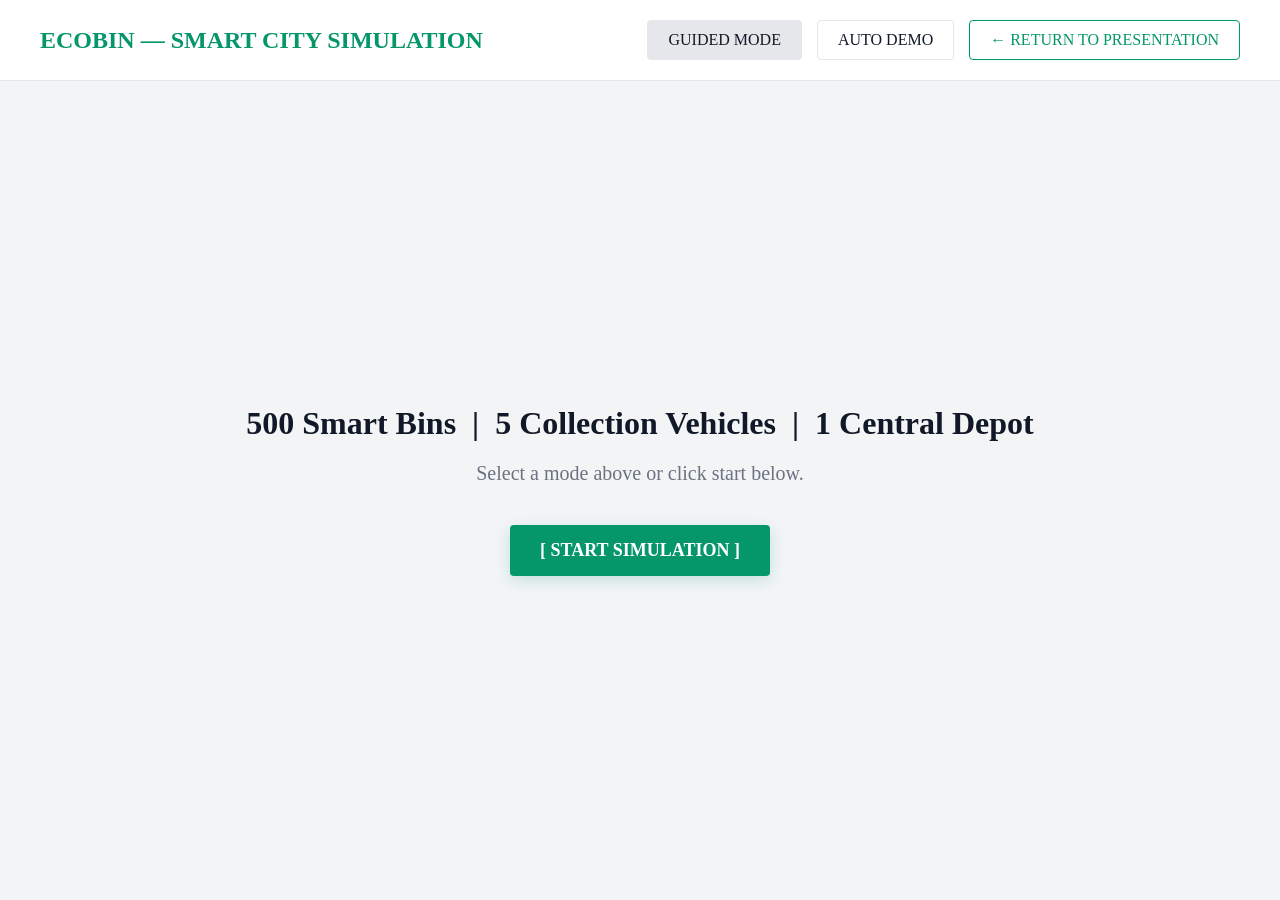
<file: simulation/index.html>
<!DOCTYPE html>
<html lang="en">
<head>
    <meta charset="UTF-8">
    <meta name="viewport" content="width=device-width, initial-scale=1.0">
    <title>EcoBin Simulation Demo</title>
    <link rel="stylesheet" href="css/simulation.css">
</head>
<body>
    <header class="sim-header">
        <div class="sim-brand">ECOBIN — SMART CITY SIMULATION</div>
        <div class="sim-controls">
            <button id="btn-guided" class="btn active">GUIDED MODE</button>
            <button id="btn-auto" class="btn">AUTO DEMO</button>
            <a href="../index.html#slide-10" class="btn btn-return">← RETURN TO PRESENTATION</a>
        </div>
    </header>

    <div class="sim-container">
        <!-- Intro Screen -->
        <div id="stage-0" class="stage-view active">
            <h1>500 Smart Bins &nbsp;|&nbsp; 5 Collection Vehicles &nbsp;|&nbsp; 1 Central Depot</h1>
            <p style="margin-top:20px; font-size:20px; color:#6B7280;">Select a mode above or click start below.</p>
            <button id="btn-start" class="btn-primary">[ START SIMULATION ]</button>
        </div>

        <!-- Stage 1: IoT -->
        <div id="stage-1" class="stage-view">
            <h2>Stage 1/5 — IoT Sensing</h2>
            <div class="layout-split">
                <div id="map-view-1" class="map-view"></div>
                <div class="event-stream" id="iot-events">
                    <h3>Sensor Stream</h3>
                </div>
            </div>
            <button class="btn-next" data-next="2">NEXT: RUN PREDICTION</button>
        </div>

        <!-- Stage 2: Prediction -->
        <div id="stage-2" class="stage-view">
            <h2>Stage 2/5 — ML Prediction</h2>
            <div class="layout-split">
                <div class="data-table">
                    <h3>CURRENT vs TOMORROW</h3>
                    <div id="prediction-list"></div>
                </div>
                <div class="metrics-panel">
                    <h3>Model: XGBoost Regression</h3>
                    <p style="color:#6B7280; margin-bottom: 15px;">Demo / Simulated Model Metrics</p>
                    <div class="metric">MAE: 4.2</div>
                    <div class="metric">RMSE: 5.7</div>
                    <div class="metric">R²: 0.91</div>
                </div>
            </div>
            <button class="btn-next" data-next="3">NEXT: DETECT OVERFLOW RISK</button>
        </div>

        <!-- Stage 3: Overflow -->
        <div id="stage-3" class="stage-view">
            <h2>Stage 3/5 — Overflow Detection</h2>
            <div class="layout-split">
                <div class="critical-bins" id="critical-bins-list">
                    <h3>CRITICAL THRESHOLD: 80%</h3>
                </div>
                <div class="confusion-matrix">
                    <h3>Evaluation Methodology</h3>
                    <table>
                        <tr><td></td><td>ACTUAL SAFE</td><td>ACTUAL CRIT</td></tr>
                        <tr><td>PRED SAFE</td><td>TN (92%)</td><td>FN (2%)</td></tr>
                        <tr><td>PRED CRIT</td><td>FP (4%)</td><td>TP (98%)</td></tr>
                    </table>
                </div>
            </div>
            <button class="btn-next" data-next="4">NEXT: CALCULATE PRIORITY</button>
        </div>

        <!-- Stage 4: Priority -->
        <div id="stage-4" class="stage-view">
            <h2>Stage 4/5 — Priority Engine</h2>
            <div class="priority-math">
                <h3>Priority = 0.6F + 0.2P + 0.2A</h3>
                <div id="priority-animation"></div>
            </div>
            <button class="btn-next" data-next="5">NEXT: OPTIMIZE ROUTES</button>
        </div>

        <!-- Stage 5: Routing -->
        <div id="stage-5" class="stage-view">
            <h2>Stage 5/5 — Route Optimization</h2>
            <div class="layout-split">
                <div id="map-view-5" class="map-view">
                    <svg id="route-svg" width="100%" height="100%" style="position:absolute; top:0; left:0; pointer-events:none;"></svg>
                </div>
                <div class="routes-info" id="routes-info">
                    <h3>Route Optimization Simulation (Google OR-Tools)</h3>
                    <div id="truck-routes"></div>
                </div>
            </div>
            <button class="btn-next" data-next="6">NEXT: VIEW RESULTS</button>
        </div>

        <!-- Stage 6: Results -->
        <div id="stage-6" class="stage-view">
            <h2>Simulation Complete</h2>
            <div class="results-table">
                <table>
                    <tr><th>Metric</th><th>FIXED SYSTEM</th><th>ECOBIN</th></tr>
                    <tr><td>Bins Visited</td><td>15</td><td>8</td></tr>
                    <tr><td>Distance</td><td>42 km</td><td>27 km</td></tr>
                    <tr><td>Overflow</td><td>4</td><td>1</td></tr>
                    <tr><td>Capacity Usage</td><td>46%</td><td>83%</td></tr>
                </table>
                <p class="disclaimer" style="margin-top:15px; color:#6B7280;">* Simulation results based on conceptual demo data.</p>
            </div>
            <div class="workflow-steps">Sense → Predict → Prioritize → Optimize → Collect</div>
            <button id="btn-restart" class="btn-primary">[ RESTART ]</button>
        </div>
    </div>

    <!-- Scripts -->
    <script src="js/bins.js"></script>
    <script src="js/prediction.js"></script>
    <script src="js/priority.js"></script>
    <script src="js/routing.js"></script>
    <script src="js/app.js"></script>
</body>
</html>
</file>
<file: review-2/style.css>
:root {
    --primary-accent: #059669; /* Crisp Emerald Green for Light Theme */
    --text-primary: #111827;
    --text-secondary: #4B5563;
    --bg-color: #E5E7EB;
    --slide-bg: #FFFFFF;
    --card-bg: #F9FAFB;
    --border-color: #E5E7EB;
}

* {
    box-sizing: border-box;
    margin: 0;
    padding: 0;
    font-family: 'Times New Roman', Times, serif;
}

body {
    background-color: #000;
    display: flex;
    flex-direction: column;
    align-items: center;
    justify-content: center;
    height: 100dvh; /* use dvh for mobile */
    min-height: 100dvh;
    margin: 0;
    padding: 0;
    overflow: hidden;
    color: var(--text-primary);
}

.presentation-container {
    position: relative;
    width: 1440px;
    height: 810px;
    background: transparent;
    overflow: hidden;
    transform-origin: center center;
    /* scaling will be applied via javascript */
}

.slide {
    position: absolute;
    top: 0;
    left: 0;
    width: 100%;
    height: 100%;
    background: var(--slide-bg);
    opacity: 0;
    visibility: hidden;
    z-index: 1;
    border: 10px solid var(--primary-accent);
    box-sizing: border-box;
    transition: opacity 250ms ease, visibility 250ms ease;
}

.slide.active {
    opacity: 1;
    visibility: visible;
    z-index: 2;
}

.slide-content {
    padding: 70px 120px;
    height: 100%;
    display: flex;
    flex-direction: column;
}

.slide.no-padding .slide-content {
    padding: 0;
}

.top-tab {
    position: absolute;
    top: 0;
    left: 20%;
    width: 180px;
    height: 8px;
    background-color: var(--primary-accent);
    border-bottom-left-radius: 6px;
    border-bottom-right-radius: 6px;
}

.top-tab-right {
    position: absolute;
    top: 0;
    right: 0;
    width: 8px;
    height: 180px;
    background-color: var(--primary-accent);
    border-bottom-left-radius: 6px;
}

.slide-title {
    font-size: 40px;
    color: var(--text-primary);
    font-weight: 800;
    margin-bottom: 30px;
    letter-spacing: -0.5px;
}

.text-center {
    text-align: center;
    width: 100%;
}

.accent-text {
    color: var(--primary-accent);
    font-size: 18px;
    margin-bottom: 10px;
    text-transform: uppercase;
    letter-spacing: 1px;
    font-weight: 700;
}

.subtitle {
    font-size: 20px;
    color: var(--text-secondary);
    margin-bottom: 25px;
    font-weight: 600;
}

.description {
    color: var(--text-secondary);
    font-size: 18px;
    line-height: 1.6;
}

/* Utilities */
.mt-10 { margin-top: 10px; }
.mt-20 { margin-top: 25px; }
.mb-20 { margin-bottom: 25px; }

/* Custom Layouts */
.layout-two-col {
    display: flex;
    flex-direction: row;
    gap: 70px;
    flex: 1;
}
.col-left, .col-right {
    flex: 1;
    display: flex;
    flex-direction: column;
    justify-content: center;
}

.custom-list {
    list-style: none;
    margin-top: 20px;
}
.custom-list li {
    position: relative;
    padding-left: 30px;
    margin-bottom: 18px;
    color: var(--text-secondary);
    font-size: 18px;
    line-height: 1.5;
}
.custom-list li::before {
    content: "•";
    color: var(--primary-accent);
    font-size: 30px;
    position: absolute;
    left: 0;
    top: -8px;
}

.card-box {
    background: var(--slide-bg);
    padding: 35px;
    border-radius: 12px;
    box-shadow: 0 10px 30px rgba(0,0,0,0.05);
    border: 1px solid var(--border-color);
    margin-bottom: 25px;
}

.quote-box {
    background: rgba(5, 150, 105, 0.05);
    border-left: 5px solid var(--primary-accent);
    padding: 25px 30px;
    border-radius: 6px;
    font-size: 20px;
    color: var(--text-primary);
    line-height: 1.6;
}

.flow-diagram {
    background: var(--card-bg);
    padding: 20px;
    border-radius: 8px;
    font-size: 16px;
    color: var(--text-primary);
    font-weight: 600;
    text-align: center;
    border: 1px solid var(--border-color);
    margin-top: 20px;
}

.flow-diagram.vertical {
    display: flex;
    flex-direction: column;
    gap: 10px;
    align-items: center;
}

.grid-three {
    display: grid;
    grid-template-columns: repeat(3, 1fr);
    gap: 35px;
    margin-top: 30px;
}

.grid-item {
    background: var(--slide-bg);
    padding: 30px;
    border-radius: 12px;
    box-shadow: 0 10px 30px rgba(0,0,0,0.05);
    border: 1px solid var(--border-color);
    display: flex;
    flex-direction: column;
    justify-content: flex-start;
}
.grid-item p {
    font-size: 16px;
    color: var(--text-secondary);
    margin-top: 10px;
    line-height: 1.6;
}

.stack-card {
    text-align: center;
    align-items: center;
}
.stack-icon {
    font-size: 40px;
    margin-bottom: 15px;
}

.custom-table {
    width: 100%;
    border-collapse: collapse;
    margin-top: 30px;
    font-size: 16px;
    border-radius: 8px;
    overflow: hidden;
    box-shadow: 0 4px 15px rgba(0,0,0,0.05);
}
.custom-table th {
    background-color: var(--card-bg);
    color: var(--text-primary);
    text-align: left;
    padding: 20px;
    font-weight: 700;
    border-bottom: 2px solid var(--border-color);
}
.custom-table td {
    padding: 20px;
    border-bottom: 1px solid var(--border-color);
    color: var(--text-secondary);
    background-color: var(--slide-bg);
}
.custom-table tr:last-child td {
    border-bottom: none;
}

.formula-box {
    background: var(--card-bg);
    padding: 25px;
    border-radius: 8px;
    border: 2px dashed #D1D5DB;
    font-family: monospace;
    font-size: 18px;
    color: var(--text-primary);
}

.methodology-grid {
    display: grid;
    grid-template-columns: repeat(4, 1fr);
    gap: 25px;
    margin-top: 30px;
    flex: 1;
}
.meth-stage {
    background: var(--slide-bg);
    padding: 25px;
    border-radius: 12px;
    box-shadow: 0 10px 25px rgba(0,0,0,0.05);
    border: 1px solid var(--border-color);
    position: relative;
    overflow: hidden;
}
.meth-stage .stage-num {
    position: absolute;
    top: 5px;
    right: 10px;
    font-size: 70px;
    font-weight: 800;
    color: var(--card-bg);
    line-height: 1;
    z-index: 0;
}
.meth-stage h5 {
    font-size: 18px;
    color: var(--text-primary);
    margin-bottom: 12px;
    position: relative;
    z-index: 1;
}
.meth-stage p {
    font-size: 15px;
    color: var(--text-secondary);
    line-height: 1.6;
    position: relative;
    z-index: 1;
}

.highlight-bar {
    background: rgba(5, 150, 105, 0.1);
    border-left: 5px solid var(--primary-accent);
    color: var(--text-primary);
    padding: 25px;
    border-radius: 6px;
    font-size: 18px;
    font-weight: 600;
    margin-top: auto;
}

.references-list p {
    margin-bottom: 15px;
    font-size: 16px;
    color: var(--text-secondary);
    line-height: 1.6;
}

.ref-grid {
    display: grid;
    grid-template-columns: 1fr 1fr;
    gap: 20px;
    margin-top: 20px;
}
.ref-card {
    background: var(--slide-bg);
    border: 1px solid var(--border-color);
    border-left: 5px solid var(--primary-accent);
    padding: 15px 25px;
    border-radius: 8px;
    box-shadow: 0 4px 15px rgba(0,0,0,0.03);
    font-size: 16px;
    color: var(--text-secondary);
    line-height: 1.5;
}
.ref-card strong {
    color: var(--primary-accent);
    font-size: 18px;
    margin-right: 5px;
}
.tech-tags {
    display: flex;
    flex-wrap: wrap;
    gap: 15px;
    margin-top: 15px;
}
.tech-tag {
    background: var(--card-bg);
    border: 1px solid var(--border-color);
    padding: 12px 25px;
    border-radius: 30px;
    font-size: 16px;
    color: var(--text-primary);
    font-weight: 700;
    display: flex;
    align-items: center;
    gap: 10px;
    box-shadow: 0 4px 10px rgba(0,0,0,0.02);
}
.tech-tag span {
    color: var(--primary-accent);
}

/* Layout: Split Hero (Slide 1 Specific) */
.layout-split-hero {
    display: flex;
    height: 100%;
    width: 100%;
}

.hero-left-panel {
    flex: 1;
    background-color: var(--slide-bg);
    color: var(--text-primary);
    padding: 80px 100px;
    display: flex;
    flex-direction: column;
    justify-content: center;
}

.hero-review-label {
    font-size: 16px;
    letter-spacing: 4px;
    margin-bottom: 25px;
    color: var(--primary-accent);
    font-weight: 700;
    text-transform: uppercase;
}

.hero-title-main {
    font-size: 64px;
    font-weight: 800;
    margin-bottom: 20px;
    color: var(--text-primary);
    line-height: 1.1;
    letter-spacing: -1px;
}

.hero-subtitle {
    font-size: 24px;
    font-weight: 600;
    color: var(--text-secondary);
    line-height: 1.4;
    margin-bottom: 20px;
}

.hero-domain {
    font-size: 16px;
    color: var(--primary-accent);
    margin-bottom: 40px;
    letter-spacing: 1px;
    font-weight: 600;
}

.hero-divider {
    width: 100%;
    height: 2px;
    background-color: var(--border-color);
    margin-bottom: 40px;
}

.hero-section-title {
    font-size: 15px;
    letter-spacing: 2px;
    color: var(--text-secondary);
    margin-bottom: 20px;
    text-transform: uppercase;
    font-weight: 700;
}

.team-grid-2x2 {
    display: grid;
    grid-template-columns: 1fr 1fr;
    gap: 30px;
    margin-bottom: 40px;
}

.team-member-name {
    font-size: 18px;
    font-weight: 700;
    color: var(--text-primary);
    margin-bottom: 5px;
}

.team-member-id {
    font-size: 14px;
    color: var(--text-secondary);
}

.mentor-name {
    font-size: 18px;
    font-weight: 700;
    color: var(--text-primary);
    margin-bottom: 5px;
}

.mentor-desc {
    font-size: 15px;
    color: var(--text-secondary);
    line-height: 1.5;
}

.hero-footer {
    margin-top: auto;
    font-size: 13px;
    font-weight: 600;
    text-transform: uppercase;
    letter-spacing: 2px;
    color: var(--text-secondary);
}

.hero-footer span.accent {
    color: var(--primary-accent);
}

.image-panel {
    flex: 1;
    position: relative;
}

.image-panel img {
    width: 100%;
    height: 100%;
    object-fit: cover;
}

.image-overlay {
    position: absolute;
    top: 0;
    left: 0;
    width: 100%;
    height: 100%;
    background: rgba(0, 0, 0, 0.1); /* Lighter overlay for light theme */
}

.image-gradient {
    position: absolute;
    top: 0;
    left: 0;
    width: 40%;
    height: 100%;
    background: linear-gradient(to right, var(--slide-bg), transparent);
}

/* Slide Numbering */
.slide-number {
    position: absolute;
    bottom: 40px;
    right: 60px;
    font-size: 16px;
    color: var(--text-secondary);
    font-weight: 700;
    z-index: 10;
}

/* For Slide 1 where number is over image */
.slide.no-padding .slide-number {
    color: white;
    text-shadow: 0 2px 4px rgba(0,0,0,0.5);
}

/* Layout: Business Grid */
.layout-business-grid {
    flex-direction: row;
    align-items: center;
}

.lightbulb-section {
    flex: 1;
    display: flex;
    justify-content: center;
    align-items: center;
}

.grid-section {
    flex: 1.5;
}

.four-grid {
    display: grid;
    grid-template-columns: 1fr 1fr;
    gap: 35px;
    margin-top: 40px;
}
</file>
<file: simulation/css/simulation.css>
:root {
    --bg: #F3F4F6;
    --panel-bg: #FFFFFF;
    --text: #111827;
    --accent: #059669;
    --danger: #DC2626;
    --warn: #D97706;
    --border: #E5E7EB;
}

* { box-sizing: border-box; margin: 0; padding: 0; font-family: 'Times New Roman', Times, serif; }

body { background: var(--bg); color: var(--text); height: 100vh; display: flex; flex-direction: column; overflow: hidden; }

.sim-header { display: flex; justify-content: space-between; align-items: center; padding: 20px 40px; background: var(--panel-bg); border-bottom: 1px solid var(--border); }
.sim-brand { font-size: 24px; font-weight: bold; color: var(--accent); }
.sim-controls { display: flex; gap: 15px; }

.btn { background: transparent; border: 1px solid var(--border); color: var(--text); padding: 10px 20px; cursor: pointer; border-radius: 4px; font-size: 16px; transition: 0.2s;}
.btn.active, .btn:hover { background: var(--border); }
.btn-return { text-decoration: none; display: inline-block; border-color: var(--accent); color: var(--accent);}
.btn-return:hover { background: rgba(16, 185, 129, 0.1); border-color: var(--accent);}

.btn-primary, .btn-next { background: var(--accent); color: #FFF; border: none; padding: 15px 30px; font-size: 18px; font-weight: bold; cursor: pointer; border-radius: 4px; margin-top: 40px; text-transform: uppercase; transition: transform 0.2s; box-shadow: 0 4px 15px rgba(5, 150, 105, 0.2);}
.btn-primary:hover, .btn-next:hover { transform: translateY(-2px); }

.sim-container { flex: 1; position: relative; padding: 40px; display: flex; flex-direction: column; align-items: center; justify-content: center; overflow-y: auto;}

.stage-view { display: none; width: 100%; max-width: 1000px; text-align: center; }
.stage-view.active { display: block; animation: fadeIn 0.4s ease; }
@keyframes fadeIn { from { opacity: 0; transform: translateY(10px); } to { opacity: 1; transform: translateY(0); } }

.stage-view h2 { color: var(--accent); margin-bottom: 30px; font-size: 32px; letter-spacing: 1px;}

.layout-split { display: flex; gap: 30px; text-align: left; }
.layout-split > div { flex: 1; background: var(--panel-bg); padding: 25px; border-radius: 8px; border: 1px solid var(--border); min-height: 350px;}

.map-view { position: relative; }
.bin-marker { position: absolute; padding: 5px 10px; border-radius: 4px; font-size: 14px; font-weight: bold; transform: translate(-50%, -50%); transition: all 0.5s; background: #FFFFFF; box-shadow: 0 4px 10px rgba(0,0,0,0.1);}
.bin-marker.safe { border: 2px solid var(--accent); color: var(--accent); }
.bin-marker.warn { border: 2px solid var(--warn); color: var(--warn); }
.bin-marker.crit { border: 2px solid var(--danger); color: var(--danger); }

.event-stream h3, .data-table h3, .metrics-panel h3, .critical-bins h3, .confusion-matrix h3, .routes-info h3 { margin-bottom: 20px; color: #6B7280; text-transform: uppercase; font-size: 16px; letter-spacing: 1px;}
.event-item { padding: 10px 0; border-bottom: 1px dashed var(--border); font-family: monospace; font-size: 16px; animation: slideIn 0.3s;}
@keyframes slideIn { from { opacity: 0; transform: translateX(-10px);} to {opacity: 1; transform: translateX(0);} }

.data-row { display: flex; justify-content: space-between; padding: 12px 0; border-bottom: 1px solid var(--border); font-size: 18px;}
.data-row span.crit { color: var(--danger); font-weight: bold; }
.data-row span.safe { color: var(--accent); }

.metric { font-size: 24px; font-family: monospace; color: var(--accent); margin: 15px 0; background: rgba(16, 185, 129, 0.1); padding: 10px; border-radius: 4px; border-left: 4px solid var(--accent);}

table { width: 100%; border-collapse: collapse; margin-top: 15px; }
td, th { padding: 15px; border: 1px solid var(--border); text-align: center; font-size: 18px;}
th { background: rgba(0,0,0,0.05); color: var(--accent);}

.priority-math { background: var(--panel-bg); padding: 50px; border-radius: 8px; border: 1px solid var(--border); text-align: center; font-family: monospace; font-size: 24px; line-height: 2;}
.priority-math h3 { color: var(--accent); margin-bottom: 30px; font-size: 28px;}
.priority-line { opacity: 0; transform: translateY(10px); animation: fadeIn 0.5s forwards; margin-bottom: 15px;}
.priority-line.crit { color: var(--danger); font-size: 32px; font-weight: bold; margin-top: 20px; padding-top: 20px; border-top: 2px dashed var(--border);}

.workflow-steps { margin-top: 40px; font-size: 20px; color: var(--accent); font-weight: bold; letter-spacing: 2px;}

#route-svg line { transition: stroke-dashoffset 2s linear; stroke: var(--warn); stroke-width: 3;}
.truck-route { padding: 15px; background: rgba(0,0,0,0.03); border: 1px solid var(--border); border-radius: 6px; margin-bottom: 15px;}
.truck-route h4 { color: var(--warn); margin-bottom: 10px; font-size: 18px;}
.truck-route p { font-size: 16px; margin-bottom: 5px; color: #4B5563;}
</file>
